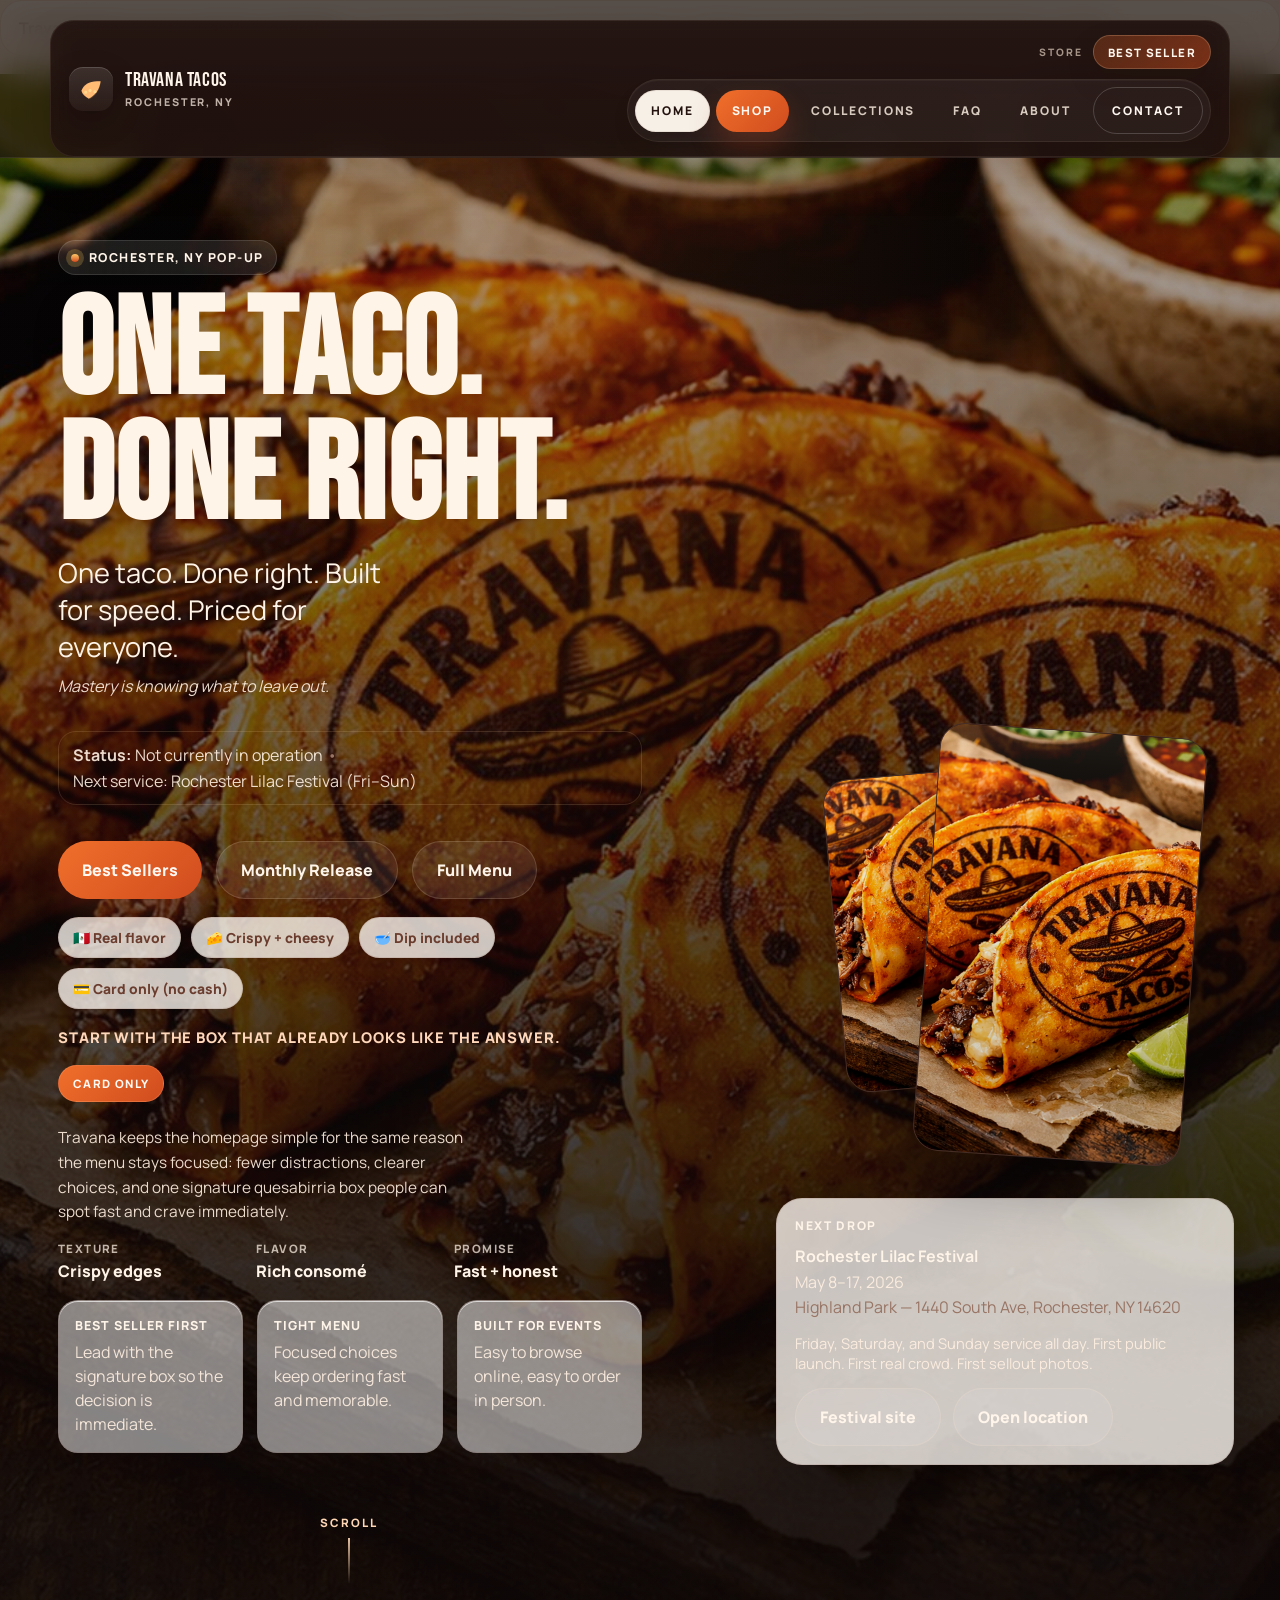
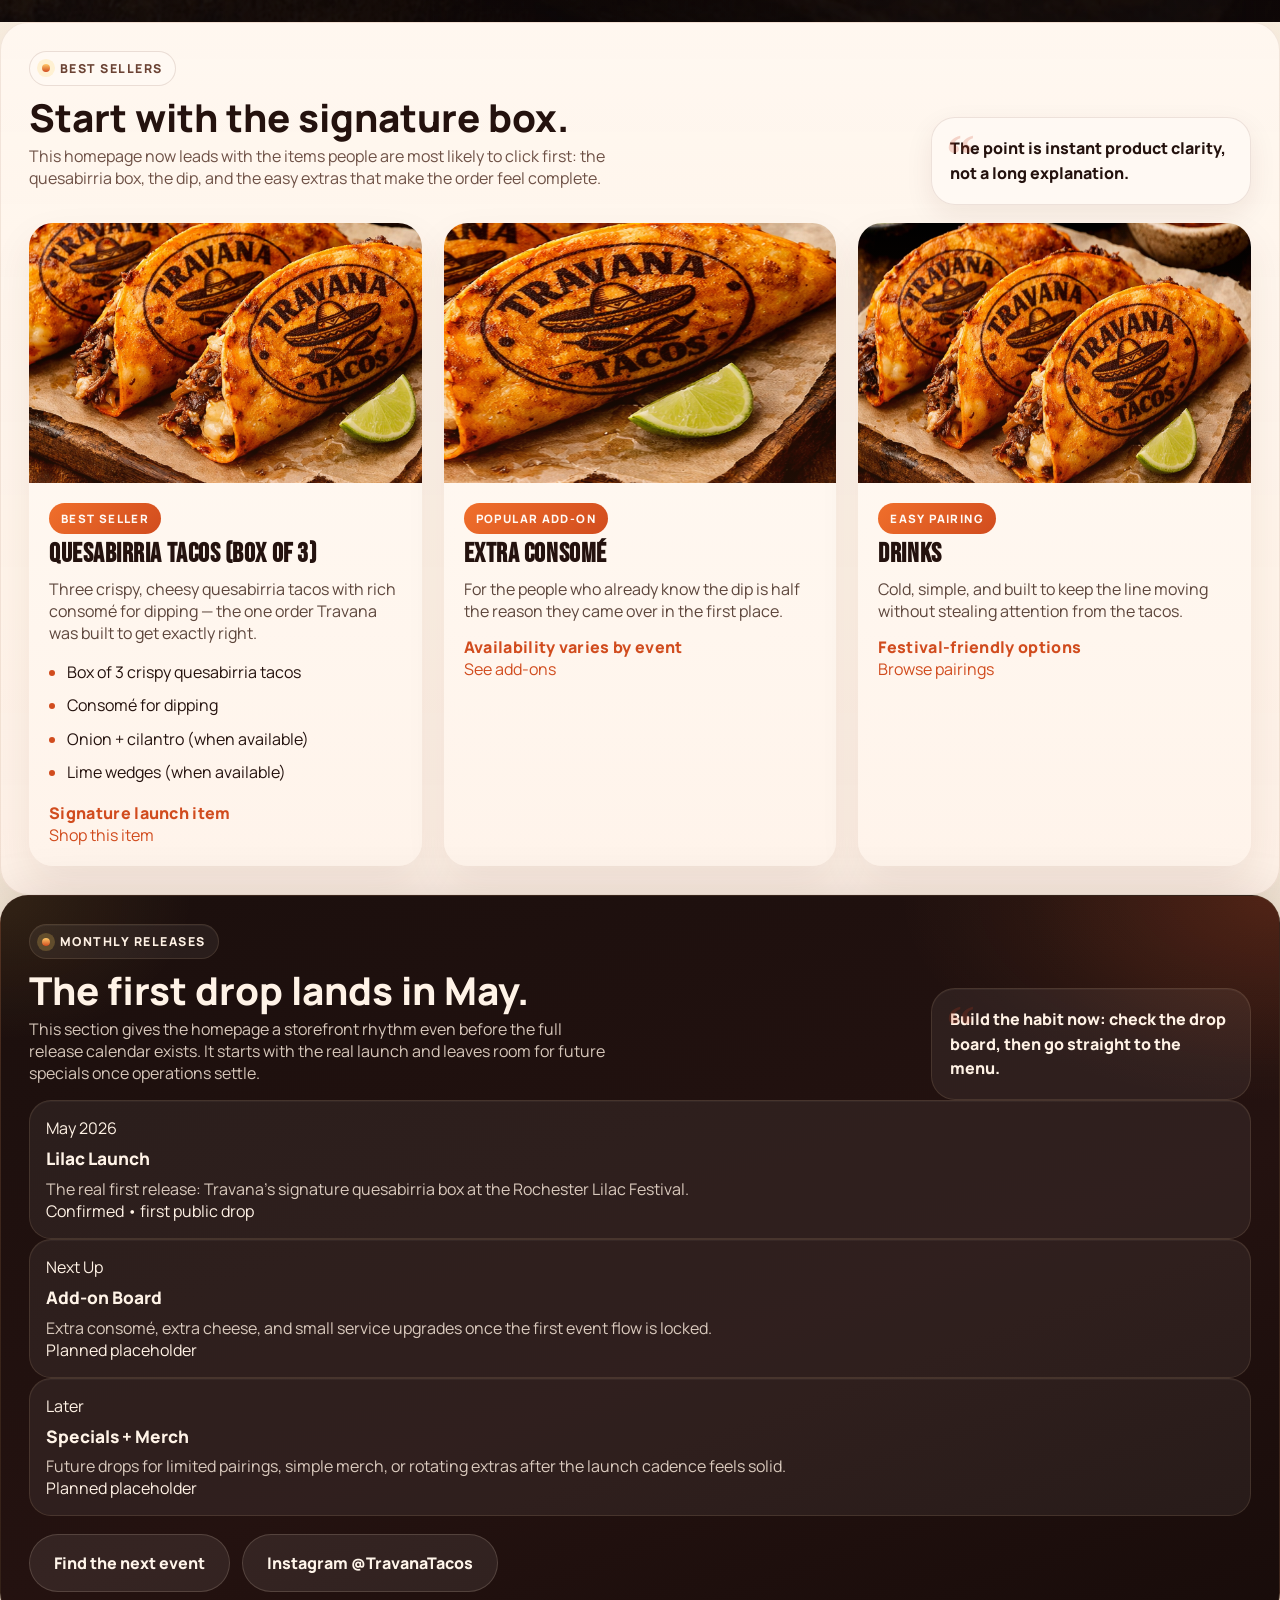
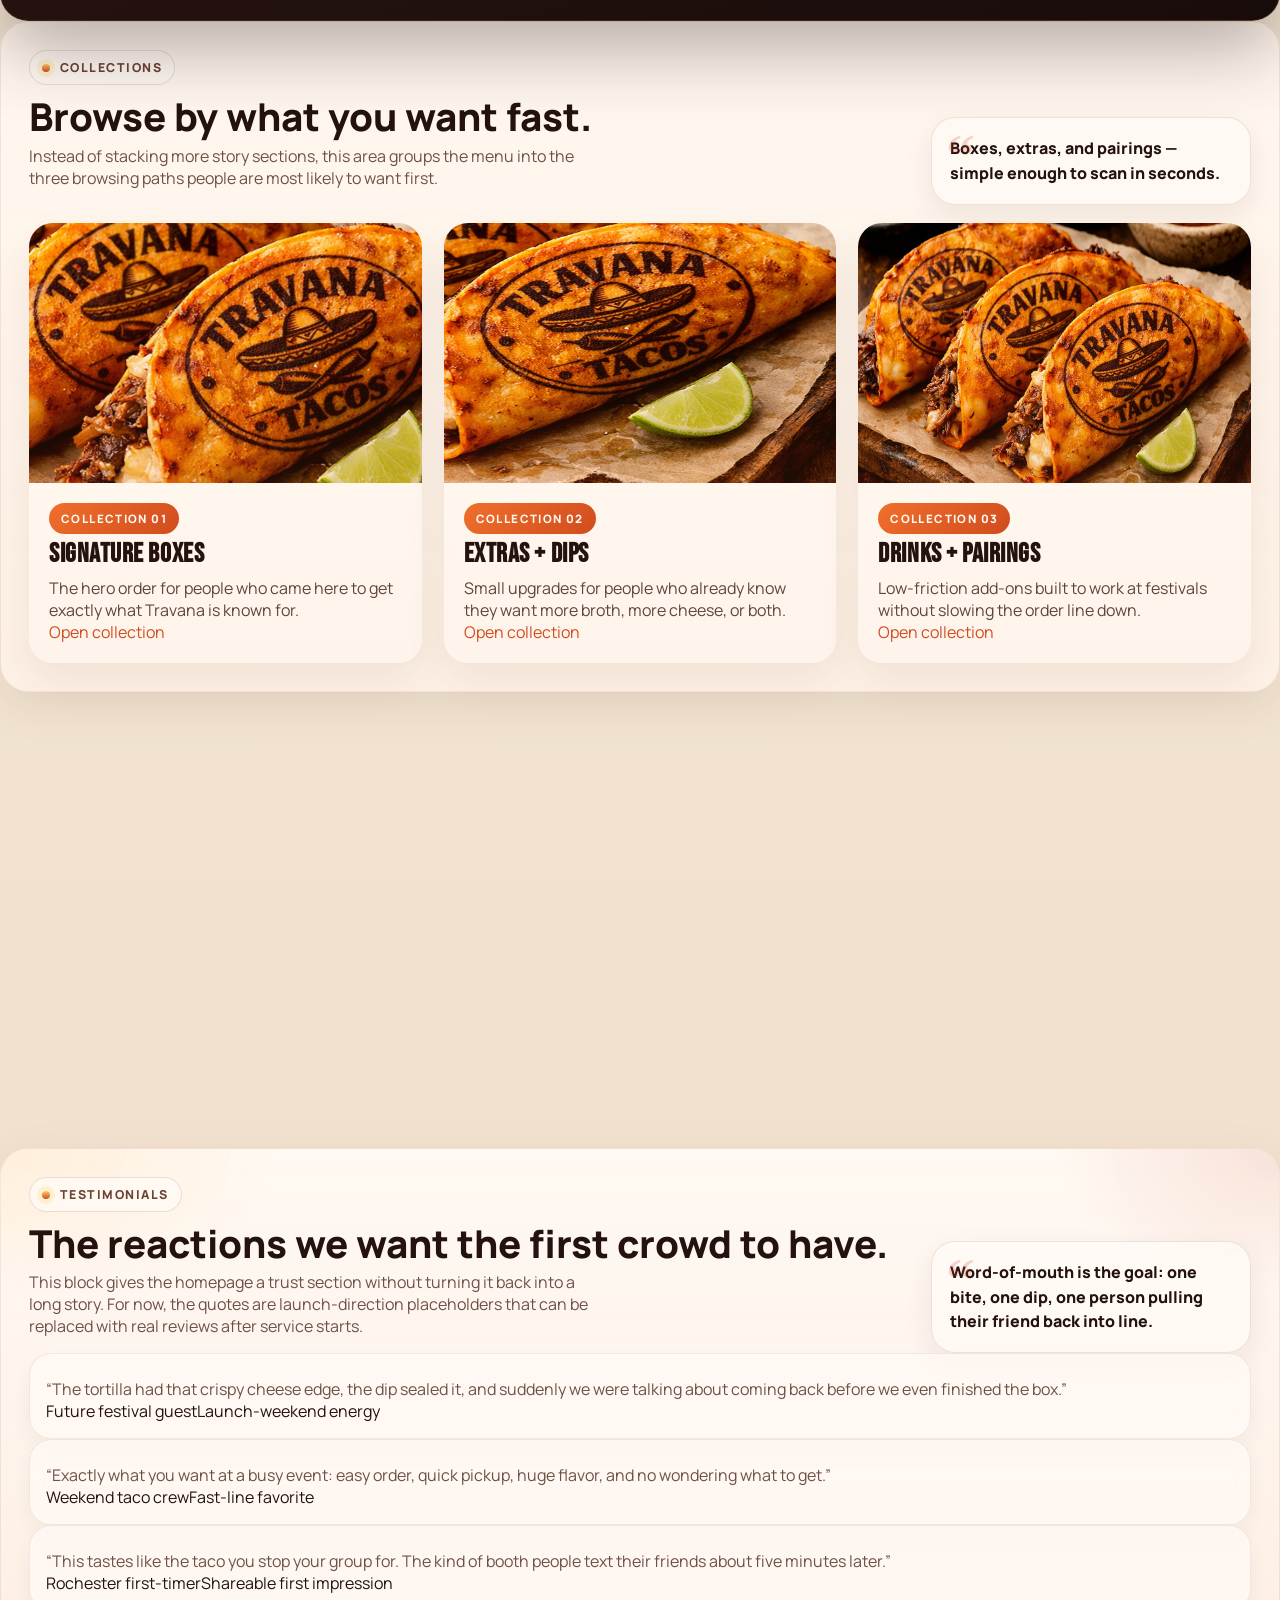
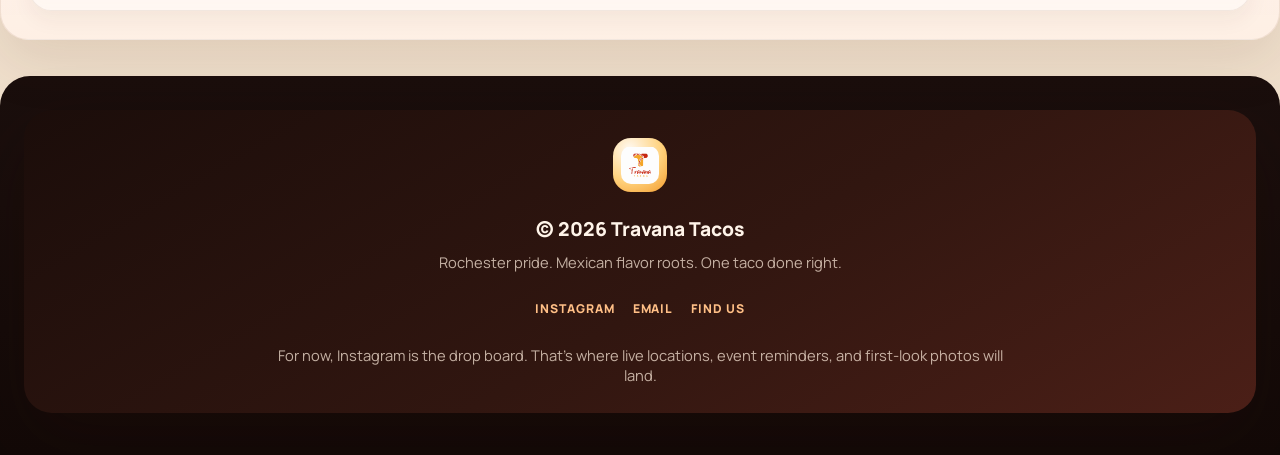
<file: index.html>
<!doctype html>
<html lang="en">
  <head>
    <meta charset="utf-8" />
    <meta name="viewport" content="width=device-width,initial-scale=1" />
    <title>Travana Tacos • Rochester, NY</title>
    <meta name="description" content="Travana Tacos — Rochester, NY quesabirria pop-up built around one taco done right." />
    <meta name="theme-color" content="#190f0d" />
    <meta name="format-detection" content="telephone=no" />
    <meta property="og:title" content="Travana Tacos" />
    <meta property="og:description" content="One taco. Done right. Built for speed. Priced for everyone." />
    <meta property="og:type" content="website" />
    <meta property="og:url" content="https://www.travanatacos.com/" />
    <meta property="og:image" content="https://www.travanatacos.com/images/BrandedTacos.png" />
    <meta name="twitter:card" content="summary_large_image" />
    <link rel="canonical" href="https://www.travanatacos.com/" />
    <link rel="icon" href="/images/TravanaLogo.png" type="image/png" />
    <link rel="apple-touch-icon" href="/images/TravanaLogo.png" />
    <link rel="manifest" href="/site.webmanifest" />
    <link rel="preconnect" href="https://fonts.googleapis.com" />
    <link rel="preconnect" href="https://fonts.gstatic.com" crossorigin />
    <link href="https://fonts.googleapis.com/css2?family=Bebas+Neue&family=Manrope:wght@400;500;600;700;800&display=swap" rel="stylesheet" />
    <link rel="stylesheet" href="/styles.css" />
  </head>
  <body class="page-home">
    <a class="skip" href="#main">Skip to content</a>
    <header class="topbar">
      <div class="wrap topbar-inner">
        <a class="brand" href="/">
          <span class="brand-mark" aria-hidden="true"><svg viewBox="0 0 64 64" role="img" focusable="false"><path d="M12 38c6-15 18-23 36-23 2 0 4 0 6 .2-2 18-10 31-24 39-8-4-14-9-18-16Z" fill="currentColor" opacity=".22"/><path d="M10 36c5-14 17-22 36-22 3 0 5 .1 8 .4-2.7 18.6-11.6 31.7-27 39.6C18 49.7 12.4 43.8 10 36Z" fill="currentColor"/><path d="M20 36c2.6 0 3.6 1.6 3.6 3.3S22.6 43 20 43s-3.7-1.7-3.7-3.7S17.4 36 20 36Zm10-4c2.6 0 3.6 1.6 3.6 3.3S32.6 39 30 39s-3.7-1.7-3.7-3.7S27.4 32 30 32Zm11 3c2.5 0 3.5 1.5 3.5 3.1S43.5 41 41 41s-3.6-1.5-3.6-2.9S38.5 35 41 35Z" fill="#FFD88E"/></svg></span>
          <span class="brand-text">
            <span class="brand-name" id="brandName">Travana Tacos</span>
            <span class="brand-sub" id="brandSub">Rochester, NY</span>
          </span>
        </a>
        <div class="nav-wrap">
          <div class="nav-highlights" aria-label="Store highlights">
            <span class="nav-label">Store</span>
            <a class="nav-pill nav-pill-hot" href="/menu.html#best-sellers">Best Seller</a>
          </div>
          <button class="nav-toggle" id="navToggle" aria-label="Toggle navigation" aria-controls="primaryNav" aria-expanded="false"><span></span></button>
          <nav class="nav nav-catalog" id="primaryNav" aria-label="Primary navigation">
            <a href="/" aria-current="page">Home</a>
            <a href="/menu.html" class="nav-shop">Shop</a>
            <a href="/menu.html#collections">Collections</a>
            <a href="/faq.html">FAQ</a>
            <a href="/about.html">About</a>
            <a href="/contact.html" class="nav-cta">Contact</a>
          </nav>
        </div>
      </div>
    </header>

    <main id="main" class="site-main">
      <section id="banner" class="notice reveal" style="display:none;">
        <strong id="banner1">Travana Tacos is not currently in operation.</strong>
        <span id="banner2">First event: Rochester Lilac Festival (May 8–17, 2026). Serving Fri–Sun all day.</span>
      </section>

      <section class="hero-cinematic reveal">
        <video class="hero-video" autoplay muted loop playsinline poster="/images/taco-dark-poster.jpg">
          <source src="/images/hero-loop.mp4" type="video/mp4" />
        </video>
        <div class="hero-inner">
          <div class="hero-copy">
            <div class="kicker"><span class="k-dot"></span><span id="pillCity">Rochester, NY pop-up</span></div>
            <h1 class="stack-gap">One taco. Done right.</h1>
            <p class="lead" id="tagline">One taco. Done right. Built for speed. Priced for everyone.</p>
            <p class="muted" id="mantra" style="margin-top:10px;font-style:italic;">Mastery is knowing what to leave out.</p>

            <p class="meta">
              <strong id="statusLabel">Status:</strong>
              <span id="todaySpot">Not currently in operation</span>
              <span class="faint"> • </span>
              <span id="todayHours">Next service: Lilac Festival (Fri–Sun)</span>
            </p>

            <div class="buttons hero-actions">
              <a class="btn" href="#best-sellers">Best Sellers</a>
              <a class="btn secondary" href="#monthly-release">Monthly Release</a>
              <a class="btn ghost" href="/menu.html">Full Menu</a>
            </div>

            <div class="pills">
              <span class="pill">🇲🇽 Real flavor</span>
              <span class="pill">🧀 Crispy + cheesy</span>
              <span class="pill">🥣 Dip included</span>
              <span class="pill" id="pillCashless">💳 Card only (no cash)</span>
            </div>

            <div class="micro-trust">Start with the box that already looks like the answer.</div>
            <div class="card-only-badge">Card Only</div>

            <p class="hero-note">Travana keeps the homepage simple for the same reason the menu stays focused: fewer distractions, clearer choices, and one signature quesabirria box people can spot fast and crave immediately.</p>

            <div class="hero-taste">
              <div><div class="taste-label">Texture</div><div class="taste-value">Crispy edges</div></div>
              <div><div class="taste-label">Flavor</div><div class="taste-value">Rich consomé</div></div>
              <div><div class="taste-label">Promise</div><div class="taste-value">Fast + honest</div></div>
            </div>

            <div class="stats">
              <div class="stat"><div class="k">Best seller first</div><div class="v">Lead with the signature box so the decision is immediate.</div></div>
              <div class="stat"><div class="k">Tight menu</div><div class="v">Focused choices keep ordering fast and memorable.</div></div>
              <div class="stat"><div class="k">Built for events</div><div class="v">Easy to browse online, easy to order in person.</div></div>
            </div>
          </div>

          <div class="hero-media">
            <div class="photo-stack" aria-label="Travana taco photo preview">
              <figure class="photo p1"><img class="heroimg" id="heroImg1" src="/images/taco-closeup.jpg" alt="Close-up of crispy Travana Tacos quesabirria with melty cheese and rich seared edges" loading="lazy" /></figure>
              <figure class="photo p2"><img class="heroimg" id="heroImg2" src="/images/taco-portrait.jpg" alt="Tall portrait of Travana Tacos quesabirria box ready for dipping" loading="lazy" /></figure>
            </div>
            <div class="eventbox">
              <div class="event-title">Next drop</div>
              <div class="event-meta">
                <div><strong id="eventName">Rochester Lilac Festival</strong></div>
                <div><span id="eventDates">May 8–17, 2026</span></div>
                <div class="faint" id="eventWhere">Highland Park — 1440 South Ave, Rochester, NY 14620</div>
              </div>
              <p class="mini title-gap-sm">Friday, Saturday, and Sunday service all day. First public launch. First real crowd. First sellout photos.</p>
              <div class="buttons title-gap-sm">
                <a class="btn secondary" id="eventLink" href="https://roclilacfest.com/" target="_blank" rel="noopener">Festival site</a>
                <a class="btn secondary" id="eventMaps2" href="https://www.google.com/maps/search/?api=1&query=Highland+Park+1440+South+Ave+Rochester+NY+14620" target="_blank" rel="noopener">Open location</a>
              </div>
            </div>
          </div>
          <div class="scroll-cue" aria-hidden="true"><span>Scroll</span><div class="scroll-cue-line"></div></div>
        </div>
      </section>

      <section id="best-sellers" class="menu-grid-section reveal">
        <div class="section-top">
          <div>
            <div class="kicker"><span class="k-dot"></span>Best Sellers</div>
            <h2 class="title-gap-sm">Start with the signature box.</h2>
            <p class="muted copy-gap copy-measure">This homepage now leads with the items people are most likely to click first: the quesabirria box, the dip, and the easy extras that make the order feel complete.</p>
          </div>
          <aside class="mini-quote">The point is instant product clarity, not a long explanation.</aside>
        </div>

        <div class="menu-card-grid">
          <article class="menu-card featured">
            <div class="menu-card-media">
              <img src="/images/taco-closeup.jpg" alt="Quesabirria taco box with crispy cheese edges and consomé" loading="lazy" />
            </div>
            <div class="menu-card-body">
              <span class="card-tag">Best Seller</span>
              <h3 id="itemName">Quesabirria Tacos (Box of 3)</h3>
              <p id="featuredDesc">Three crispy, cheesy quesabirria tacos with rich consomé for dipping — the one order Travana was built to get exactly right.</p>
              <ul id="includesList" class="mini-list">
                <li>Box of 3 quesabirria tacos</li>
                <li>Consomé for dipping</li>
                <li>Onion + cilantro (when available)</li>
                <li>Lime wedges (when available)</li>
              </ul>
              <div class="menu-price">Signature launch item</div>
              <div class="collection-links">
                <a class="catalog-link" href="/menu.html#best-sellers">Shop this item</a>
              </div>
            </div>
          </article>

          <article class="menu-card">
            <div class="menu-card-media">
              <img src="/images/taco-detail.jpg" alt="Cup of rich consomé and melty cheese details for add-ons" loading="lazy" />
            </div>
            <div class="menu-card-body">
              <span class="card-tag">Popular Add-on</span>
              <h3>Extra Consomé</h3>
              <p>For the people who already know the dip is half the reason they came over in the first place.</p>
              <div class="menu-price">Availability varies by event</div>
              <div class="collection-links">
                <a class="catalog-link" href="/menu.html#collections">See add-ons</a>
              </div>
            </div>
          </article>

          <article class="menu-card">
            <div class="menu-card-media">
              <img src="/images/taco-story.jpg" alt="Festival-ready taco and drink pairing laid out for a simple order" loading="lazy" />
            </div>
            <div class="menu-card-body">
              <span class="card-tag">Easy Pairing</span>
              <h3>Drinks</h3>
              <p>Cold, simple, and built to keep the line moving without stealing attention from the tacos.</p>
              <div class="menu-price">Festival-friendly options</div>
              <div class="collection-links">
                <a class="catalog-link" href="/menu.html#collections">Browse pairings</a>
              </div>
            </div>
          </article>
        </div>
      </section>

      <section id="monthly-release" class="card card-dark reveal">
        <div class="section-top">
          <div>
            <div class="kicker"><span class="k-dot"></span>Monthly Releases</div>
            <h2 class="title-gap-sm">The first drop lands in May.</h2>
            <p class="muted copy-gap copy-measure">This section gives the homepage a storefront rhythm even before the full release calendar exists. It starts with the real launch and leaves room for future specials once operations settle.</p>
          </div>
          <aside class="mini-quote">Build the habit now: check the drop board, then go straight to the menu.</aside>
        </div>

        <div class="release-board">
          <article class="list-card release-card is-live">
            <span class="release-month">May 2026</span>
            <h3>Lilac Launch</h3>
            <p>The real first release: Travana’s signature quesabirria box at the Rochester Lilac Festival.</p>
            <div class="release-meta">Confirmed • first public drop</div>
          </article>
          <article class="list-card release-card is-planned">
            <span class="release-month">Next Up</span>
            <h3>Add-on Board</h3>
            <p>Extra consomé, extra cheese, and small service upgrades once the first event flow is locked.</p>
            <div class="release-meta">Planned placeholder</div>
          </article>
          <article class="list-card release-card is-planned">
            <span class="release-month">Later</span>
            <h3>Specials + Merch</h3>
            <p>Future drops for limited pairings, simple merch, or rotating extras after the launch cadence feels solid.</p>
            <div class="release-meta">Planned placeholder</div>
          </article>
        </div>

        <div class="buttons section-actions">
          <a class="btn secondary" href="/find-us.html">Find the next event</a>
          <a class="btn secondary" id="igBtn" href="https://instagram.com/TravanaTacos" target="_blank" rel="noopener">Instagram @TravanaTacos</a>
        </div>
      </section>

      <section id="home-collections" class="menu-grid-section reveal">
        <div class="section-top">
          <div>
            <div class="kicker"><span class="k-dot"></span>Collections</div>
            <h2 class="title-gap-sm">Browse by what you want fast.</h2>
            <p class="muted copy-gap copy-measure">Instead of stacking more story sections, this area groups the menu into the three browsing paths people are most likely to want first.</p>
          </div>
          <aside class="mini-quote">Boxes, extras, and pairings — simple enough to scan in seconds.</aside>
        </div>

        <div class="menu-card-grid">
          <article class="menu-card featured">
            <div class="menu-card-media">
              <img src="/images/taco-portrait.jpg" alt="Travana signature taco box presented as a premium collection hero" loading="lazy" />
            </div>
            <div class="menu-card-body">
              <span class="card-tag">Collection 01</span>
              <h3>Signature Boxes</h3>
              <p>The hero order for people who came here to get exactly what Travana is known for.</p>
              <div class="collection-links">
                <a class="catalog-link" href="/menu.html#best-sellers">Open collection</a>
              </div>
            </div>
          </article>
          <article class="menu-card">
            <div class="menu-card-media">
              <img src="/images/taco-detail.jpg" alt="Rich consomé and cheese details representing extras and dips" loading="lazy" />
            </div>
            <div class="menu-card-body">
              <span class="card-tag">Collection 02</span>
              <h3>Extras + Dips</h3>
              <p>Small upgrades for people who already know they want more broth, more cheese, or both.</p>
              <div class="collection-links">
                <a class="catalog-link" href="/menu.html#collections">Open collection</a>
              </div>
            </div>
          </article>
          <article class="menu-card">
            <div class="menu-card-media">
              <img src="/images/taco-story.jpg" alt="Festival-ready drinks and taco pairings grouped as a simple browse collection" loading="lazy" />
            </div>
            <div class="menu-card-body">
              <span class="card-tag">Collection 03</span>
              <h3>Drinks + Pairings</h3>
              <p>Low-friction add-ons built to work at festivals without slowing the order line down.</p>
              <div class="collection-links">
                <a class="catalog-link" href="/menu.html#collections">Open collection</a>
              </div>
            </div>
          </article>
        </div>
      </section>

      <section class="card card-sunset reveal">
        <div class="section-top">
          <div>
            <div class="kicker"><span class="k-dot"></span>Why this works</div>
            <h2 class="title-gap-sm">One hero item beats ten filler options.</h2>
            <p class="muted copy-gap copy-measure">Travana keeps one short value section on the homepage because the trust signal is simple: real flavor, faster service, and a menu clear enough to understand at a glance.</p>
          </div>
        </div>
        <div class="contact-trust">
          <div class="trust-card"><h3>Real flavor first</h3><p>The signature box carries the whole promise, so it has to hit.</p></div>
          <div class="trust-card"><h3>Fast checkout</h3><p>Card-only service and fewer choices keep the booth cleaner and quicker.</p></div>
          <div class="trust-card"><h3>Easy to remember</h3><p>People leave talking about one great item, not five confusing ones.</p></div>
        </div>
      </section>

      <section id="testimonials" class="card reveal testimonials-section">
        <div class="section-top">
          <div>
            <div class="kicker"><span class="k-dot"></span>Testimonials</div>
            <h2 class="title-gap-sm">The reactions we want the first crowd to have.</h2>
            <p class="muted copy-gap copy-measure">This block gives the homepage a trust section without turning it back into a long story. For now, the quotes are launch-direction placeholders that can be replaced with real reviews after service starts.</p>
          </div>
          <aside class="mini-quote">Word-of-mouth is the goal: one bite, one dip, one person pulling their friend back into line.</aside>
        </div>

        <div class="testimonial-grid">
          <article class="list-card testimonial-card">
            <p>“The tortilla had that crispy cheese edge, the dip sealed it, and suddenly we were talking about coming back before we even finished the box.”</p>
            <div class="testimonial-meta">Future festival guest<span class="testimonial-role">Launch-weekend energy</span></div>
          </article>
          <article class="list-card testimonial-card">
            <p>“Exactly what you want at a busy event: easy order, quick pickup, huge flavor, and no wondering what to get.”</p>
            <div class="testimonial-meta">Weekend taco crew<span class="testimonial-role">Fast-line favorite</span></div>
          </article>
          <article class="list-card testimonial-card">
            <p>“This tastes like the taco you stop your group for. The kind of booth people text their friends about five minutes later.”</p>
            <div class="testimonial-meta">Rochester first-timer<span class="testimonial-role">Shareable first impression</span></div>
          </article>
        </div>
      </section>

      <a class="floating-menu-cta" href="/menu.html">View Menu</a>
      <footer class="footer footer-rich">
        <div class="footer-inner">
          <div class="footer-center">
            <img src="/images/TravanaLogo.png" alt="Travana Tacos" class="footer-logo" />
            <div class="footer-title">© <span id="y"></span> <span id="brandName2">Travana Tacos</span></div>
            <div class="mini">Rochester pride. Mexican flavor roots. One taco done right.</div>
            <div class="footer-socials">
              <a href="https://instagram.com/TravanaTacos" target="_blank" rel="noopener" aria-label="Instagram">Instagram</a>
              <a href="mailto:travis.woods@travanatacos.com">Email</a>
              <a href="/find-us.html">Find Us</a>
            </div>
            <div class="footer-news">For now, Instagram is the drop board. That’s where live locations, event reminders, and first-look photos will land.</div>
          </div>
        </div>
      </footer>
    </main>
    <script src="/site-config.js" defer></script>
    <script src="/app.js" defer></script>
  </body>
</html>
</file>
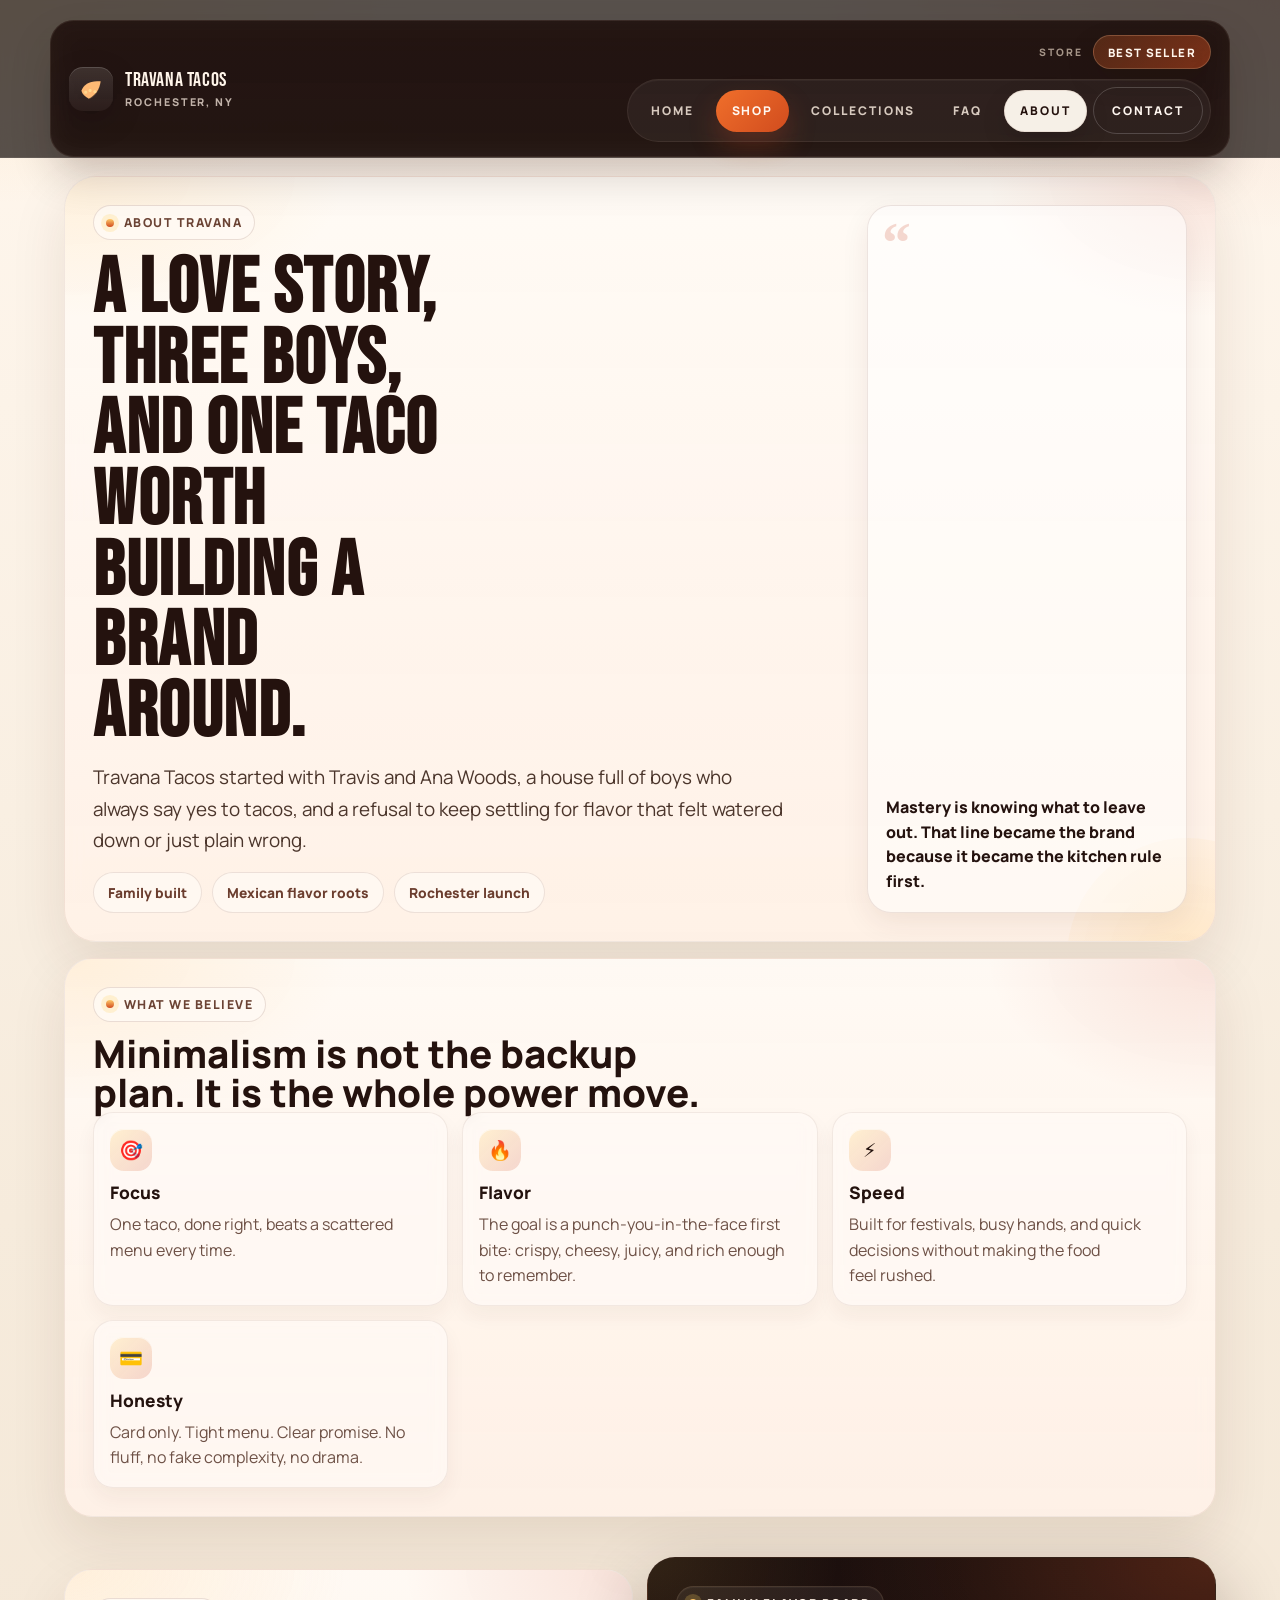
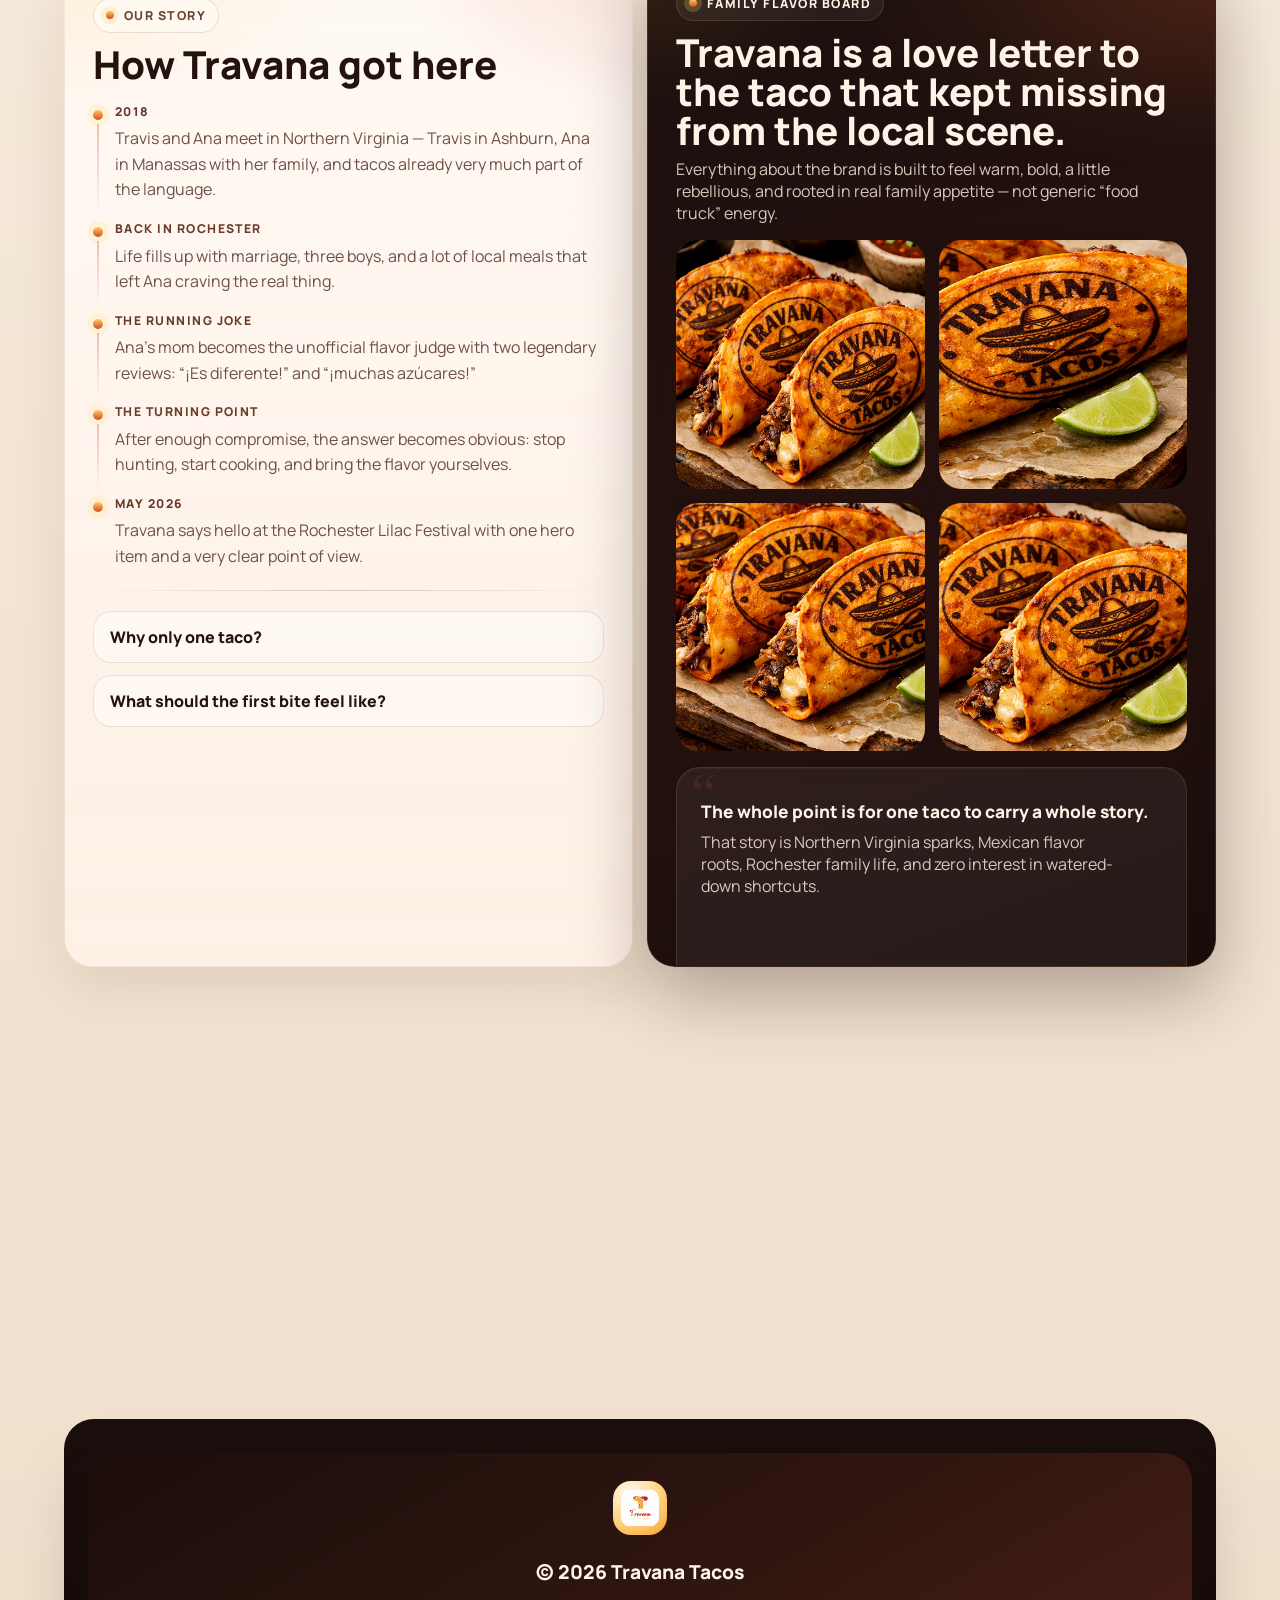
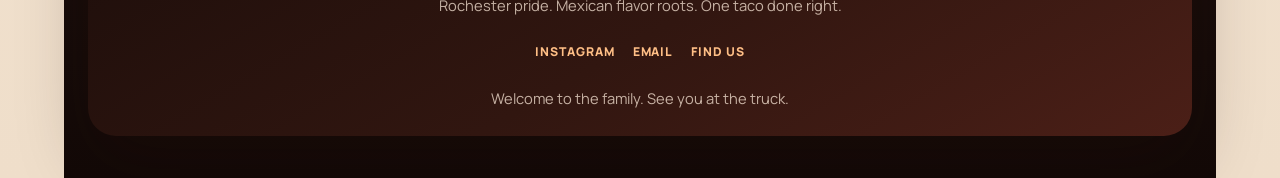
<file: about.html>
<!doctype html>
<html lang="en">
  <head>
    <meta charset="utf-8" />
    <meta name="viewport" content="width=device-width,initial-scale=1" />
    <title>About • Travana Tacos</title>
    <meta name="description" content="The Travana Tacos story — family roots, real flavor, and one taco done right." />
    <meta name="theme-color" content="#190f0d" />
    <link rel="canonical" href="https://www.travanatacos.com/about.html" />
    <link rel="icon" href="/images/TravanaLogo.png" type="image/png" />
    <link rel="apple-touch-icon" href="/images/TravanaLogo.png" />
    <link rel="manifest" href="/site.webmanifest" />
    <link rel="preconnect" href="https://fonts.googleapis.com" />
    <link rel="preconnect" href="https://fonts.gstatic.com" crossorigin />
    <link href="https://fonts.googleapis.com/css2?family=Bebas+Neue&family=Manrope:wght@400;500;600;700;800&display=swap" rel="stylesheet" />
    <link rel="stylesheet" href="/styles.css" />
  </head>
  <body class="page-about">
    <a class="skip" href="#main">Skip to content</a>
    <header class="topbar">
      <div class="wrap topbar-inner">
        <a class="brand" href="/">
          <span class="brand-mark" aria-hidden="true"><svg viewBox="0 0 64 64" role="img" focusable="false"><path d="M12 38c6-15 18-23 36-23 2 0 4 0 6 .2-2 18-10 31-24 39-8-4-14-9-18-16Z" fill="currentColor" opacity=".22"/><path d="M10 36c5-14 17-22 36-22 3 0 5 .1 8 .4-2.7 18.6-11.6 31.7-27 39.6C18 49.7 12.4 43.8 10 36Z" fill="currentColor"/><path d="M20 36c2.6 0 3.6 1.6 3.6 3.3S22.6 43 20 43s-3.7-1.7-3.7-3.7S17.4 36 20 36Zm10-4c2.6 0 3.6 1.6 3.6 3.3S32.6 39 30 39s-3.7-1.7-3.7-3.7S27.4 32 30 32Zm11 3c2.5 0 3.5 1.5 3.5 3.1S43.5 41 41 41s-3.6-1.5-3.6-2.9S38.5 35 41 35Z" fill="#FFD88E"/></svg></span>
          <span class="brand-text">
            <span class="brand-name" id="brandName">Travana Tacos</span>
            <span class="brand-sub" id="brandSub">Rochester, NY</span>
          </span>
        </a>
        <div class="nav-wrap">
          <div class="nav-highlights" aria-label="Store highlights">
            <span class="nav-label">Store</span>
            <a class="nav-pill nav-pill-hot" href="/menu.html#best-sellers">Best Seller</a>
          </div>
          <button class="nav-toggle" id="navToggle" aria-label="Toggle navigation" aria-controls="primaryNav" aria-expanded="false"><span></span></button>
          <nav class="nav nav-catalog" id="primaryNav" aria-label="Primary navigation">
            <a href="/">Home</a>
            <a href="/menu.html" class="nav-shop">Shop</a>
            <a href="/menu.html#collections">Collections</a>
            <a href="/faq.html">FAQ</a>
            <a href="/about.html" aria-current="page">About</a>
            <a href="/contact.html" class="nav-cta">Contact</a>
          </nav>
        </div>
      </div>
    </header>


    <main id="main" class="site-main inner-main">
      <section id="banner" class="notice reveal" style="display:none;"><strong id="banner1">Travana Tacos is not currently in operation.</strong><span id="banner2">First event: Rochester Lilac Festival (May 8–17, 2026). Serving Fri–Sun all day.</span></section>

      <section class="card hero-prime page-masthead reveal">
        <div class="section-top">
          <div>
            <div class="kicker"><span class="k-dot"></span>About Travana</div>
            <h1 class="title-gap">A love story, three boys, and one taco worth building a brand around.</h1>
            <p class="lead">Travana Tacos started with Travis and Ana Woods, a house full of boys who always say yes to tacos, and a refusal to keep settling for flavor that felt watered down or just plain wrong.</p>
            <div class="badge-cloud"><span class="badge-chip">Family built</span><span class="badge-chip">Mexican flavor roots</span><span class="badge-chip">Rochester launch</span></div>
          </div>
          <aside class="mini-quote">Mastery is knowing what to leave out. That line became the brand because it became the kitchen rule first.</aside>
        </div>
      </section>

      <section class="card reveal">
        <div class="kicker"><span class="k-dot"></span>What we believe</div>
        <h2 class="title-gap-sm">Minimalism is not the backup plan. It is the whole power move.</h2>
        <div class="value-grid">
          <div class="value-card"><div class="iconbadge" aria-hidden="true">🎯</div><h3>Focus</h3><p>One taco, done right, beats a scattered menu every time.</p></div>
          <div class="value-card"><div class="iconbadge" aria-hidden="true">🔥</div><h3>Flavor</h3><p>The goal is a punch-you-in-the-face first bite: crispy, cheesy, juicy, and rich enough to remember.</p></div>
          <div class="value-card"><div class="iconbadge" aria-hidden="true">⚡</div><h3>Speed</h3><p>Built for festivals, busy hands, and quick decisions without making the food feel rushed.</p></div>
          <div class="value-card"><div class="iconbadge" aria-hidden="true">💳</div><h3>Honesty</h3><p>Card only. Tight menu. Clear promise. No fluff, no fake complexity, no drama.</p></div>
        </div>
      </section>

      <section class="grid2">
        <section class="card reveal">
          <div class="kicker"><span class="k-dot"></span>Our story</div>
          <h2 class="title-gap-sm">How Travana got here</h2>
          <div class="timeline">
            <div class="titem"><div class="when">2018</div><div class="what">Travis and Ana meet in Northern Virginia — Travis in Ashburn, Ana in Manassas with her family, and tacos already very much part of the language.</div></div>
            <div class="titem"><div class="when">Back in Rochester</div><div class="what">Life fills up with marriage, three boys, and a lot of local meals that left Ana craving the real thing.</div></div>
            <div class="titem"><div class="when">The running joke</div><div class="what">Ana’s mom becomes the unofficial flavor judge with two legendary reviews: “¡Es diferente!” and “¡muchas azúcares!”</div></div>
            <div class="titem"><div class="when">The turning point</div><div class="what">After enough compromise, the answer becomes obvious: stop hunting, start cooking, and bring the flavor yourselves.</div></div>
            <div class="titem"><div class="when">May 2026</div><div class="what">Travana says hello at the Rochester Lilac Festival with one hero item and a very clear point of view.</div></div>
          </div>
          <div class="divider"></div>
          <details><summary>Why only one taco?</summary><p class="muted">Because the whole idea is to master the one thing that best represents the brand instead of diluting it with extras.</p></details>
          <details class="title-gap-sm"><summary>What should the first bite feel like?</summary><p class="muted">Crispy outside, juicy inside, deep savory dip, and that instant “ohhh yea baby” moment.</p></details>
        </section>

        <section class="card card-dark reveal">
          <div class="kicker"><span class="k-dot"></span>Family flavor board</div>
          <h2 class="title-gap-sm">Travana is a love letter to the taco that kept missing from the local scene.</h2>
          <p class="muted copy-gap">Everything about the brand is built to feel warm, bold, a little rebellious, and rooted in real family appetite — not generic “food truck” energy.</p>
          <div class="gallery stack-gap">
            <img src="/images/taco-story.jpg" alt="Travana Tacos hero shot with crispy quesabirria lined up and ready to dip" loading="lazy" />
            <img src="/images/taco-detail.jpg" alt="Close-up detail of the seared tortilla and branded taco shell" loading="lazy" />
            <img src="/images/taco-closeup.jpg" alt="Close-up of quesabirria filling and molten cheese" loading="lazy" />
            <img src="/images/taco-portrait.jpg" alt="Portrait photo of Travana Tacos quesabirria box arranged for a premium brand feel" loading="lazy" />
          </div>
          <div class="editorial-quote stack-gap">
            <h3 class="copy-gap-md">The whole point is for one taco to carry a whole story.</h3>
            <p class="muted copy-gap">That story is Northern Virginia sparks, Mexican flavor roots, Rochester family life, and zero interest in watered-down shortcuts.</p>
          </div>
        </section>
      </section>

      <section class="social-proof-strip reveal">
        <div class="wrap social-proof-inner">
          <div class="social-proof-copy">
            <div class="kicker"><span class="k-dot"></span>Welcome to the family</div>
            <h2 class="title-gap-sm">The brand is simple because the mission is simple.</h2>
            <p class="muted copy-gap-md copy-measure-md">Serve one unforgettable taco, keep it fast, keep it fair, and make Rochester feel the difference immediately.</p>
          </div>
          <div class="social-proof-photo"><img src="/images/festival-strip.jpg" alt="Wide Travana Tacos festival-style food image showing multiple branded tacos ready to serve" loading="lazy" /></div>
        </div>
      </section>

      <footer class="footer footer-rich">
        <div class="footer-inner"><div class="footer-center"><img src="/images/TravanaLogo.png" alt="Travana Tacos" class="footer-logo" /><div class="footer-title">© <span id="y"></span> <span id="brandName2">Travana Tacos</span></div><div class="mini">Rochester pride. Mexican flavor roots. One taco done right.</div><div class="footer-socials"><a href="https://instagram.com/TravanaTacos" target="_blank" rel="noopener">Instagram</a><a href="mailto:travis.woods@travanatacos.com">Email</a><a href="/find-us.html">Find Us</a></div><div class="footer-news">Welcome to the family. See you at the truck.</div></div></div>
      </footer>
    </main>
    <script src="/site-config.js" defer></script>
    <script src="/app.js" defer></script>
  </body>
</html>
</file>
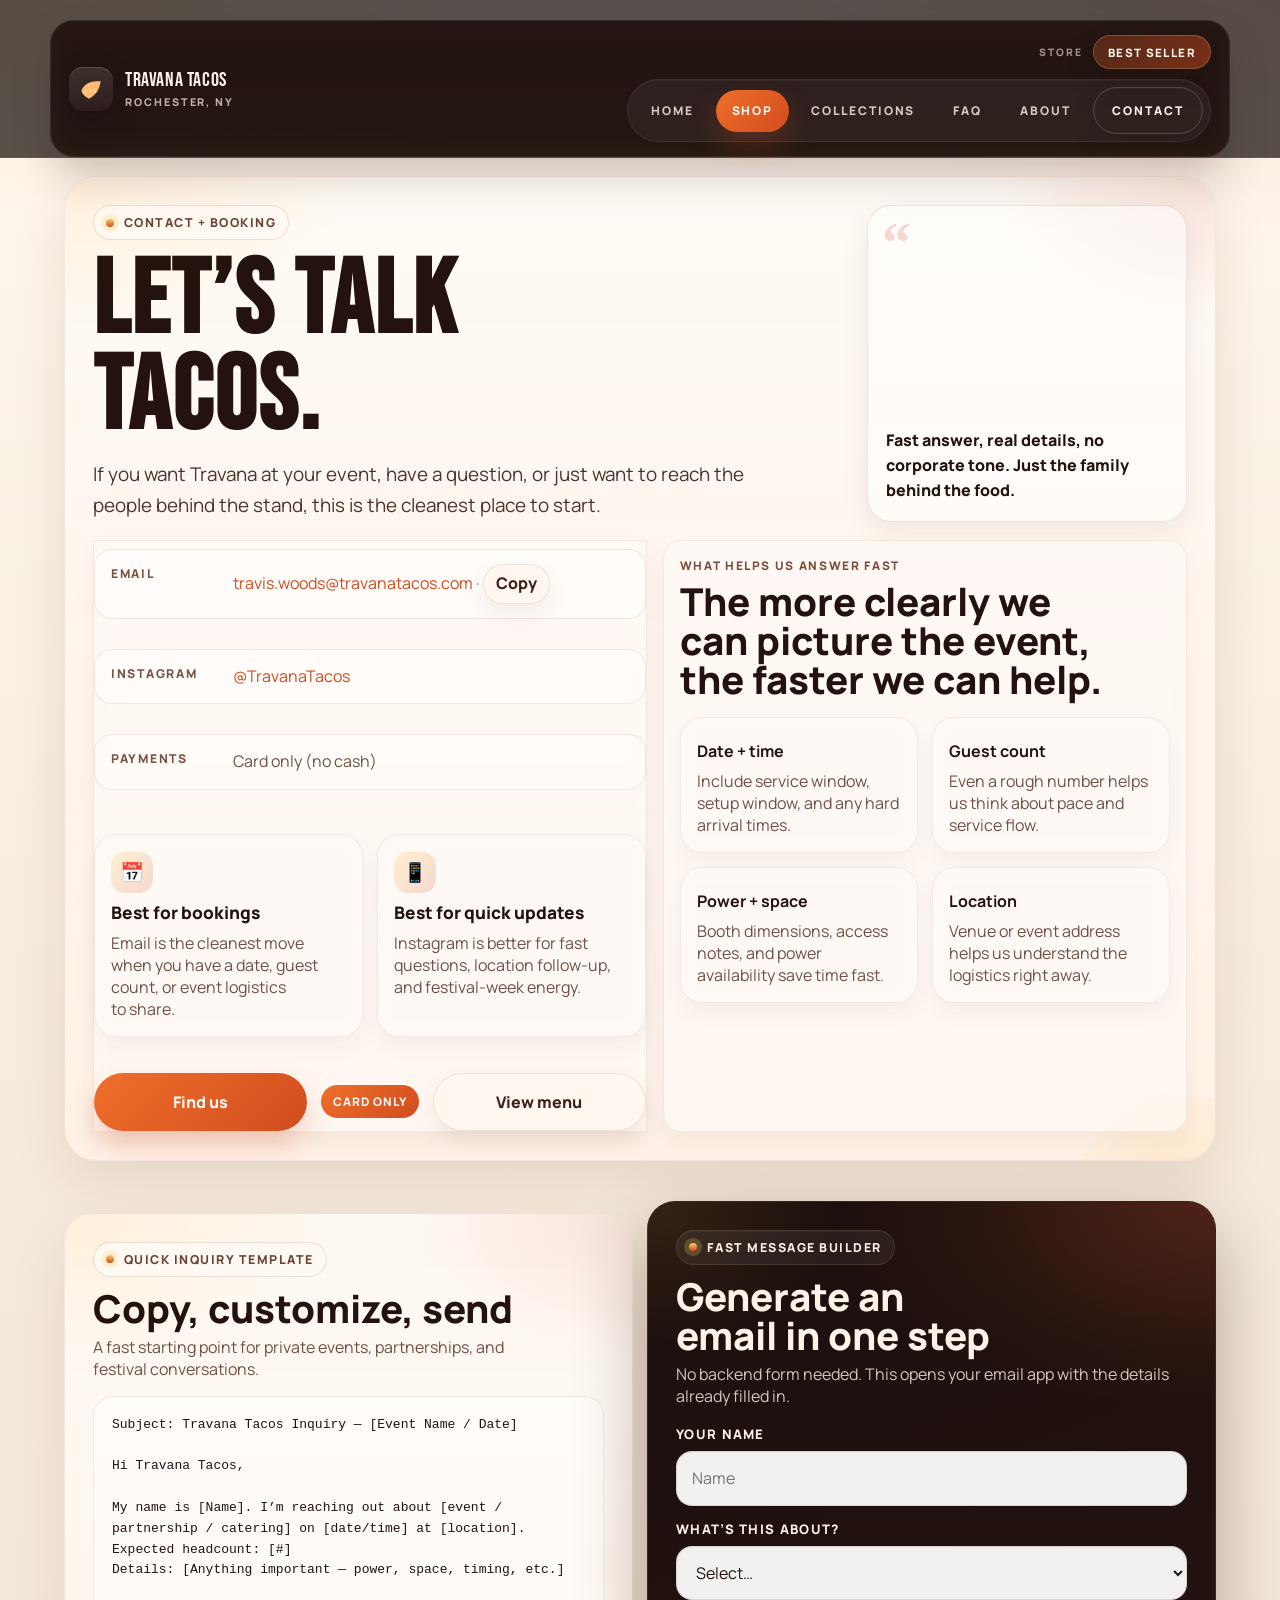
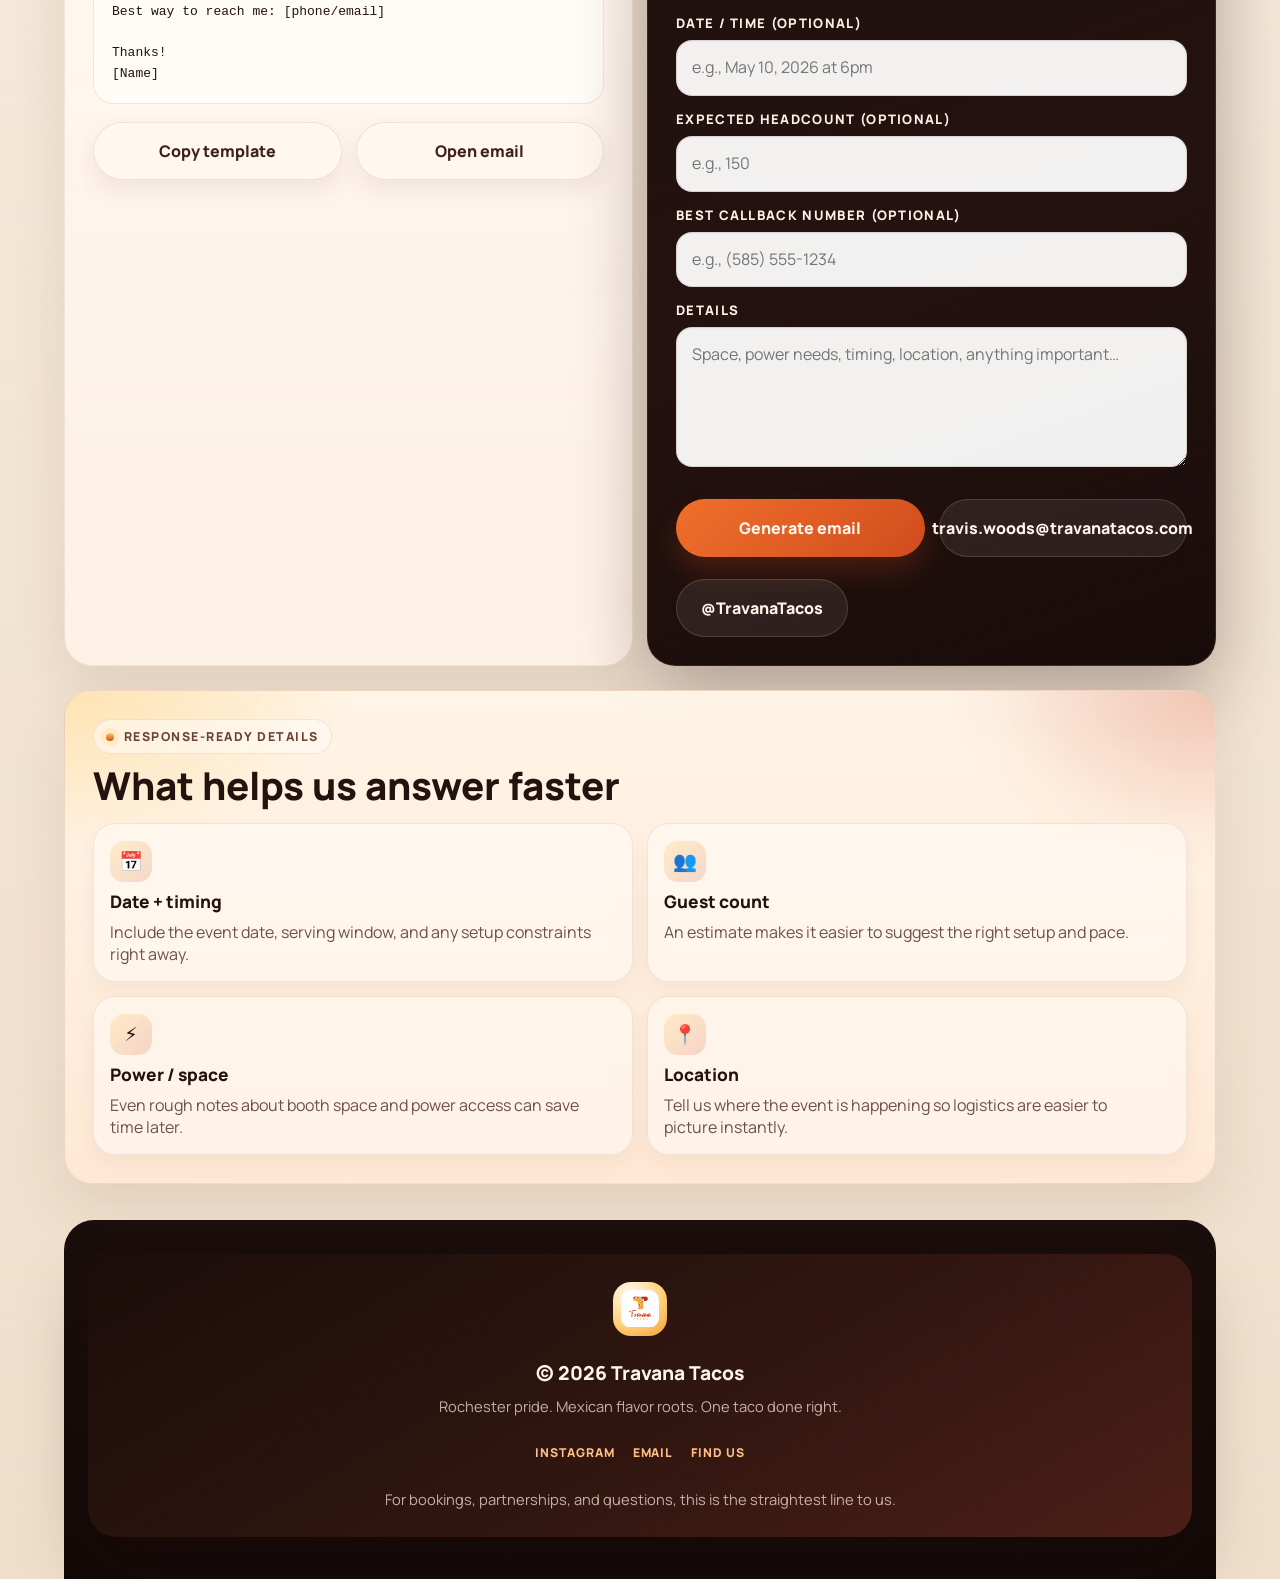
<file: contact.html>
<!doctype html>
<html lang="en">
  <head>
    <meta charset="utf-8" />
    <meta name="viewport" content="width=device-width,initial-scale=1" />
    <title>Contact • Travana Tacos</title>
    <meta name="description" content="Contact Travana Tacos for events, questions, and partnerships." />
    <meta name="theme-color" content="#190f0d" />
    <link rel="canonical" href="https://www.travanatacos.com/contact.html" />
    <link rel="icon" href="/images/TravanaLogo.png" type="image/png" />
    <link rel="apple-touch-icon" href="/images/TravanaLogo.png" />
    <link rel="manifest" href="/site.webmanifest" />
    <link rel="preconnect" href="https://fonts.googleapis.com" />
    <link rel="preconnect" href="https://fonts.gstatic.com" crossorigin />
    <link href="https://fonts.googleapis.com/css2?family=Bebas+Neue&family=Manrope:wght@400;500;600;700;800&display=swap" rel="stylesheet" />
    <link rel="stylesheet" href="/styles.css" />
  </head>
  <body class="page-contact">
    <a class="skip" href="#main">Skip to content</a>
    <header class="topbar">
      <div class="wrap topbar-inner">
        <a class="brand" href="/">
          <span class="brand-mark" aria-hidden="true"><svg viewBox="0 0 64 64" role="img" focusable="false"><path d="M12 38c6-15 18-23 36-23 2 0 4 0 6 .2-2 18-10 31-24 39-8-4-14-9-18-16Z" fill="currentColor" opacity=".22"/><path d="M10 36c5-14 17-22 36-22 3 0 5 .1 8 .4-2.7 18.6-11.6 31.7-27 39.6C18 49.7 12.4 43.8 10 36Z" fill="currentColor"/><path d="M20 36c2.6 0 3.6 1.6 3.6 3.3S22.6 43 20 43s-3.7-1.7-3.7-3.7S17.4 36 20 36Zm10-4c2.6 0 3.6 1.6 3.6 3.3S32.6 39 30 39s-3.7-1.7-3.7-3.7S27.4 32 30 32Zm11 3c2.5 0 3.5 1.5 3.5 3.1S43.5 41 41 41s-3.6-1.5-3.6-2.9S38.5 35 41 35Z" fill="#FFD88E"/></svg></span>
          <span class="brand-text">
            <span class="brand-name" id="brandName">Travana Tacos</span>
            <span class="brand-sub" id="brandSub">Rochester, NY</span>
          </span>
        </a>
        <div class="nav-wrap">
          <div class="nav-highlights" aria-label="Store highlights">
            <span class="nav-label">Store</span>
            <a class="nav-pill nav-pill-hot" href="/menu.html#best-sellers">Best Seller</a>
          </div>
          <button class="nav-toggle" id="navToggle" aria-label="Toggle navigation" aria-controls="primaryNav" aria-expanded="false"><span></span></button>
          <nav class="nav nav-catalog" id="primaryNav" aria-label="Primary navigation">
            <a href="/">Home</a>
            <a href="/menu.html" class="nav-shop">Shop</a>
            <a href="/menu.html#collections">Collections</a>
            <a href="/faq.html">FAQ</a>
            <a href="/about.html">About</a>
            <a href="/contact.html" class="nav-cta" aria-current="page">Contact</a>
          </nav>
        </div>
      </div>
    </header>


    <main id="main" class="site-main inner-main">
      <section id="banner" class="notice reveal" style="display:none;"><strong id="banner1">Travana Tacos is not currently in operation.</strong><span id="banner2">First event: Rochester Lilac Festival (May 8–17, 2026). Serving Fri–Sun all day.</span></section>

      <section class="card page-masthead reveal">
        <div class="section-top"><div><div class="kicker"><span class="k-dot"></span>Contact + booking</div><h1 class="title-gap">Let’s talk tacos.</h1><p class="lead">If you want Travana at your event, have a question, or just want to reach the people behind the stand, this is the cleanest place to start.</p></div><aside class="mini-quote">Fast answer, real details, no corporate tone. Just the family behind the food.</aside></div>
        <div class="contact-lead-grid">
          <div class="contact-shell">
            <ul class="contactlist">
              <li><span class="label">Email</span><span><a id="emailLink" href="mailto:travis.woods@travanatacos.com">travis.woods@travanatacos.com</a><span class="faint">&nbsp;·&nbsp;</span><button type="button" data-copy="emailLink" class="btn ghost btn-copy-inline">Copy</button></span></li>
              <li><span class="label">Instagram</span><a id="igLink" href="https://instagram.com/TravanaTacos" target="_blank" rel="noopener">@TravanaTacos</a></li>
              <li><span class="label">Payments</span><span class="muted">Card only (no cash)</span></li>
            </ul>
            <div class="contact-trust"><div class="trust-card"><div class="iconbadge" aria-hidden="true">📅</div><h3>Best for bookings</h3><p>Email is the cleanest move when you have a date, guest count, or event logistics to share.</p></div><div class="trust-card"><div class="iconbadge" aria-hidden="true">📱</div><h3>Best for quick updates</h3><p>Instagram is better for fast questions, location follow-up, and festival-week energy.</p></div></div>
            <div class="dual-cta dual-cta-mixed"><a class="btn" href="/find-us.html">Find us</a><span class="status-chip inline-chip">Card only</span><a class="btn secondary" href="/menu.html">View menu</a></div>
          </div>
          <div class="note-box"><div class="overline">What helps us answer fast</div><h2 class="copy-gap">The more clearly we can picture the event, the faster we can help.</h2><div class="booking-grid stack-gap-lg"><div class="booking-card"><strong>Date + time</strong><p>Include service window, setup window, and any hard arrival times.</p></div><div class="booking-card"><strong>Guest count</strong><p>Even a rough number helps us think about pace and service flow.</p></div><div class="booking-card"><strong>Power + space</strong><p>Booth dimensions, access notes, and power availability save time fast.</p></div><div class="booking-card"><strong>Location</strong><p>Venue or event address helps us understand the logistics right away.</p></div></div></div>
        </div>
      </section>

      <section class="grid2">
        <section class="card reveal"><div class="kicker"><span class="k-dot"></span>Quick inquiry template</div><h2 class="title-gap-sm">Copy, customize, send</h2><p class="muted copy-gap">A fast starting point for private events, partnerships, and festival conversations.</p><pre id="templateText" class="emailtemplate stack-gap">Subject: Travana Tacos Inquiry — [Event Name / Date]

Hi Travana Tacos,

My name is [Name]. I’m reaching out about [event / partnership / catering] on [date/time] at [location].
Expected headcount: [#]
Details: [Anything important — power, space, timing, etc.]

Best way to reach me: [phone/email]

Thanks!
[Name]</pre><div class="dual-cta stack-gap-lg"><button class="btn secondary" type="button" data-copy="templateText">Copy template</button><a class="btn secondary" href="mailto:travis.woods@travanatacos.com?subject=Travana%20Tacos%20Inquiry">Open email</a></div></section>

        <section class="card card-dark reveal"><div class="kicker"><span class="k-dot"></span>Fast message builder</div><h2 class="title-gap-sm">Generate an email in one step</h2><p class="muted copy-gap">No backend form needed. This opens your email app with the details already filled in.</p>
          <form class="form" id="mailtoForm">
            <div class="field"><label for="name">Your name</label><input id="name" name="name" autocomplete="name" placeholder="Name" /></div>
            <div class="field"><label for="reason">What’s this about?</label><select id="reason" name="reason"><option value="">Select…</option><option>Event inquiry</option><option>Partnership</option><option>Catering</option><option>General question</option></select></div>
            <div class="field"><label for="date">Date / time (optional)</label><input id="date" name="date" placeholder="e.g., May 10, 2026 at 6pm" /></div>
            <div class="field"><label for="headcount">Expected headcount (optional)</label><input id="headcount" name="headcount" inputmode="numeric" placeholder="e.g., 150" /></div>
            <div class="field"><label for="phone">Best callback number (optional)</label><input id="phone" name="phone" autocomplete="tel" inputmode="tel" placeholder="e.g., (585) 555-1234" /></div>
            <div class="field"><label for="details">Details</label><textarea id="details" name="details" placeholder="Space, power needs, timing, location, anything important…"></textarea></div>
            <div class="dual-cta"><button class="btn" type="submit">Generate email</button><a class="btn secondary" id="emailLink2" href="mailto:travis.woods@travanatacos.com">Or just email us</a></div>
            <div class="buttons copy-gap"><a class="btn ghost" id="igLink2" href="https://instagram.com/TravanaTacos" target="_blank" rel="noopener">DM us on Instagram</a></div>
          </form>
        </section>
      </section>

      <section class="card card-sunset reveal"><div class="kicker"><span class="k-dot"></span>Response-ready details</div><h2 class="title-gap-sm">What helps us answer faster</h2><div class="contact-trust stack-gap-lg"><div class="trust-card"><div class="iconbadge" aria-hidden="true">📅</div><h3>Date + timing</h3><p>Include the event date, serving window, and any setup constraints right away.</p></div><div class="trust-card"><div class="iconbadge" aria-hidden="true">👥</div><h3>Guest count</h3><p>An estimate makes it easier to suggest the right setup and pace.</p></div><div class="trust-card"><div class="iconbadge" aria-hidden="true">⚡</div><h3>Power / space</h3><p>Even rough notes about booth space and power access can save time later.</p></div><div class="trust-card"><div class="iconbadge" aria-hidden="true">📍</div><h3>Location</h3><p>Tell us where the event is happening so logistics are easier to picture instantly.</p></div></div></section>

      <footer class="footer footer-rich"><div class="footer-inner"><div class="footer-center"><img src="/images/TravanaLogo.png" alt="Travana Tacos" class="footer-logo" /><div class="footer-title">© <span id="y"></span> <span id="brandName2">Travana Tacos</span></div><div class="mini">Rochester pride. Mexican flavor roots. One taco done right.</div><div class="footer-socials"><a href="https://instagram.com/TravanaTacos" target="_blank" rel="noopener">Instagram</a><a href="mailto:travis.woods@travanatacos.com">Email</a><a href="/find-us.html">Find Us</a></div><div class="footer-news">For bookings, partnerships, and questions, this is the straightest line to us.</div></div></div></footer>
    </main>
    <script src="/site-config.js" defer></script>
    <script src="/app.js" defer></script>
  </body>
</html>
</file>
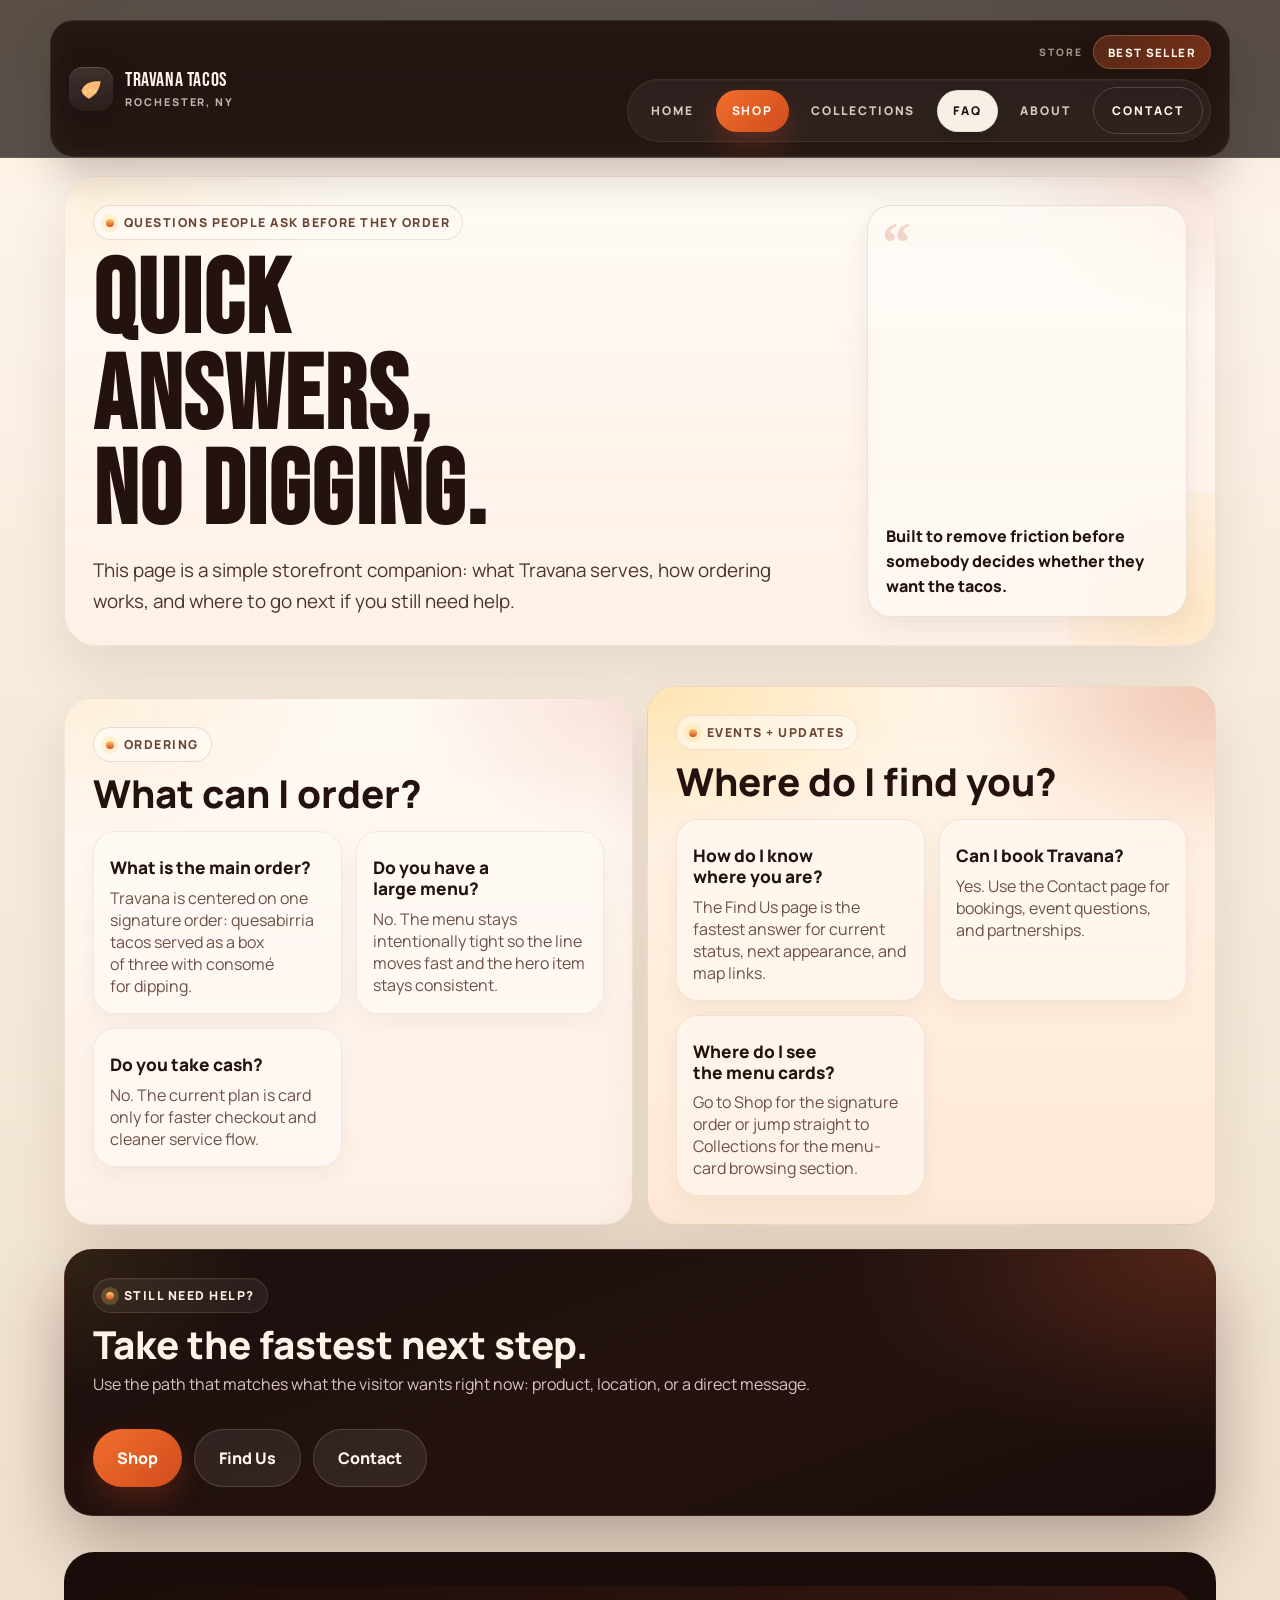
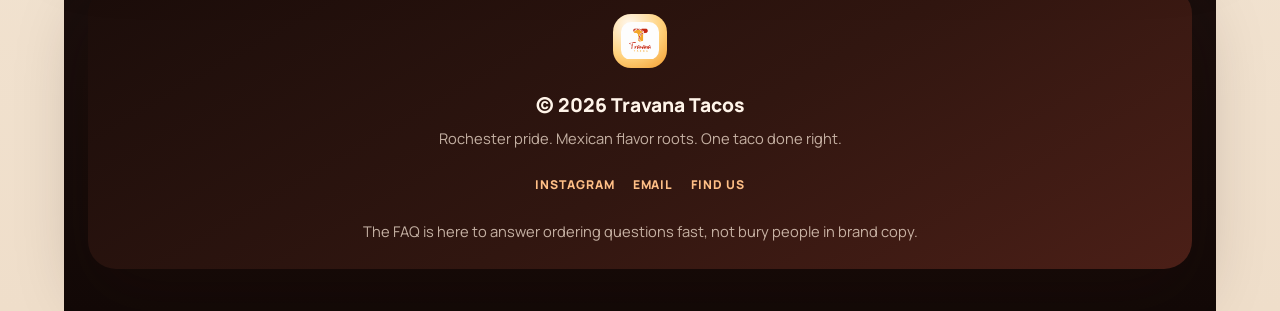
<file: faq.html>
<!doctype html>
<html lang="en">
  <head>
    <meta charset="utf-8" />
    <meta name="viewport" content="width=device-width,initial-scale=1" />
    <title>FAQ • Travana Tacos</title>
    <meta name="description" content="Frequently asked questions about Travana Tacos, our signature quesabirria order, and how to reach us." />
    <meta name="theme-color" content="#190f0d" />
    <link rel="canonical" href="https://www.travanatacos.com/faq.html" />
    <link rel="icon" href="/images/TravanaLogo.png" type="image/png" />
    <link rel="apple-touch-icon" href="/images/TravanaLogo.png" />
    <link rel="manifest" href="/site.webmanifest" />
    <link rel="preconnect" href="https://fonts.googleapis.com" />
    <link rel="preconnect" href="https://fonts.gstatic.com" crossorigin />
    <link href="https://fonts.googleapis.com/css2?family=Bebas+Neue&family=Manrope:wght@400;500;600;700;800&display=swap" rel="stylesheet" />
    <link rel="stylesheet" href="/styles.css" />
  </head>
  <body class="page-faq">
    <a class="skip" href="#main">Skip to content</a>
    <header class="topbar">
      <div class="wrap topbar-inner">
        <a class="brand" href="/">
          <span class="brand-mark" aria-hidden="true"><svg viewBox="0 0 64 64" role="img" focusable="false"><path d="M12 38c6-15 18-23 36-23 2 0 4 0 6 .2-2 18-10 31-24 39-8-4-14-9-18-16Z" fill="currentColor" opacity=".22"/><path d="M10 36c5-14 17-22 36-22 3 0 5 .1 8 .4-2.7 18.6-11.6 31.7-27 39.6C18 49.7 12.4 43.8 10 36Z" fill="currentColor"/><path d="M20 36c2.6 0 3.6 1.6 3.6 3.3S22.6 43 20 43s-3.7-1.7-3.7-3.7S17.4 36 20 36Zm10-4c2.6 0 3.6 1.6 3.6 3.3S32.6 39 30 39s-3.7-1.7-3.7-3.7S27.4 32 30 32Zm11 3c2.5 0 3.5 1.5 3.5 3.1S43.5 41 41 41s-3.6-1.5-3.6-2.9S38.5 35 41 35Z" fill="#FFD88E"/></svg></span>
          <span class="brand-text">
            <span class="brand-name" id="brandName">Travana Tacos</span>
            <span class="brand-sub" id="brandSub">Rochester, NY</span>
          </span>
        </a>
        <div class="nav-wrap">
          <div class="nav-highlights" aria-label="Store highlights">
            <span class="nav-label">Store</span>
            <a class="nav-pill nav-pill-hot" href="/menu.html#best-sellers">Best Seller</a>
          </div>
          <button class="nav-toggle" id="navToggle" aria-label="Toggle navigation" aria-controls="primaryNav" aria-expanded="false"><span></span></button>
          <nav class="nav nav-catalog" id="primaryNav" aria-label="Primary navigation">
            <a href="/">Home</a>
            <a href="/menu.html" class="nav-shop">Shop</a>
            <a href="/menu.html#collections">Collections</a>
            <a href="/faq.html" aria-current="page">FAQ</a>
            <a href="/about.html">About</a>
            <a href="/contact.html" class="nav-cta">Contact</a>
          </nav>
        </div>
      </div>
    </header>

    <main id="main" class="site-main inner-main">
      <section id="banner" class="notice reveal" style="display:none;"><strong id="banner1">Travana Tacos is not currently in operation.</strong><span id="banner2">First event: Rochester Lilac Festival (May 8–17, 2026). Serving Fri–Sun all day.</span></section>

      <section class="card page-masthead reveal">
        <div class="section-top">
          <div>
            <div class="kicker"><span class="k-dot"></span>Questions people ask before they order</div>
            <h1 class="title-gap">Quick answers, no digging.</h1>
            <p class="lead">This page is a simple storefront companion: what Travana serves, how ordering works, and where to go next if you still need help.</p>
          </div>
          <aside class="mini-quote">Built to remove friction before somebody decides whether they want the tacos.</aside>
        </div>
      </section>

      <section class="grid2">
        <section class="card reveal">
          <div class="kicker"><span class="k-dot"></span>Ordering</div>
          <h2 class="title-gap-sm">What can I order?</h2>
          <div class="contact-trust stack-gap-lg">
            <div class="trust-card">
              <h3>What is the main order?</h3>
              <p>Travana is centered on one signature order: quesabirria tacos served as a box of three with consomé for dipping.</p>
            </div>
            <div class="trust-card">
              <h3>Do you have a large menu?</h3>
              <p>No. The menu stays intentionally tight so the line moves fast and the hero item stays consistent.</p>
            </div>
            <div class="trust-card">
              <h3>Do you take cash?</h3>
              <p>No. The current plan is card only for faster checkout and cleaner service flow.</p>
            </div>
          </div>
        </section>

        <section class="card card-sunset reveal">
          <div class="kicker"><span class="k-dot"></span>Events + updates</div>
          <h2 class="title-gap-sm">Where do I find you?</h2>
          <div class="contact-trust stack-gap-lg">
            <div class="trust-card">
              <h3>How do I know where you are?</h3>
              <p>The Find Us page is the fastest answer for current status, next appearance, and map links.</p>
            </div>
            <div class="trust-card">
              <h3>Can I book Travana?</h3>
              <p>Yes. Use the Contact page for bookings, event questions, and partnerships.</p>
            </div>
            <div class="trust-card">
              <h3>Where do I see the menu cards?</h3>
              <p>Go to Shop for the signature order or jump straight to Collections for the menu-card browsing section.</p>
            </div>
          </div>
        </section>
      </section>

      <section class="card card-dark reveal">
        <div class="section-top">
          <div>
            <div class="kicker"><span class="k-dot"></span>Still need help?</div>
            <h2 class="title-gap-sm">Take the fastest next step.</h2>
            <p class="muted copy-gap">Use the path that matches what the visitor wants right now: product, location, or a direct message.</p>
          </div>
        </div>
        <div class="buttons section-actions">
          <a class="btn" href="/menu.html">Shop</a>
          <a class="btn secondary" href="/find-us.html">Find Us</a>
          <a class="btn secondary" href="/contact.html">Contact</a>
        </div>
      </section>

      <footer class="footer footer-rich"><div class="footer-inner"><div class="footer-center"><img src="/images/TravanaLogo.png" alt="Travana Tacos" class="footer-logo" /><div class="footer-title">© <span id="y"></span> <span id="brandName2">Travana Tacos</span></div><div class="mini">Rochester pride. Mexican flavor roots. One taco done right.</div><div class="footer-socials"><a href="https://instagram.com/TravanaTacos" target="_blank" rel="noopener">Instagram</a><a href="mailto:travis.woods@travanatacos.com">Email</a><a href="/find-us.html">Find Us</a></div><div class="footer-news">The FAQ is here to answer ordering questions fast, not bury people in brand copy.</div></div></div></footer>
    </main>
    <script src="/site-config.js" defer></script>
    <script src="/app.js" defer></script>
  </body>
</html>
</file>
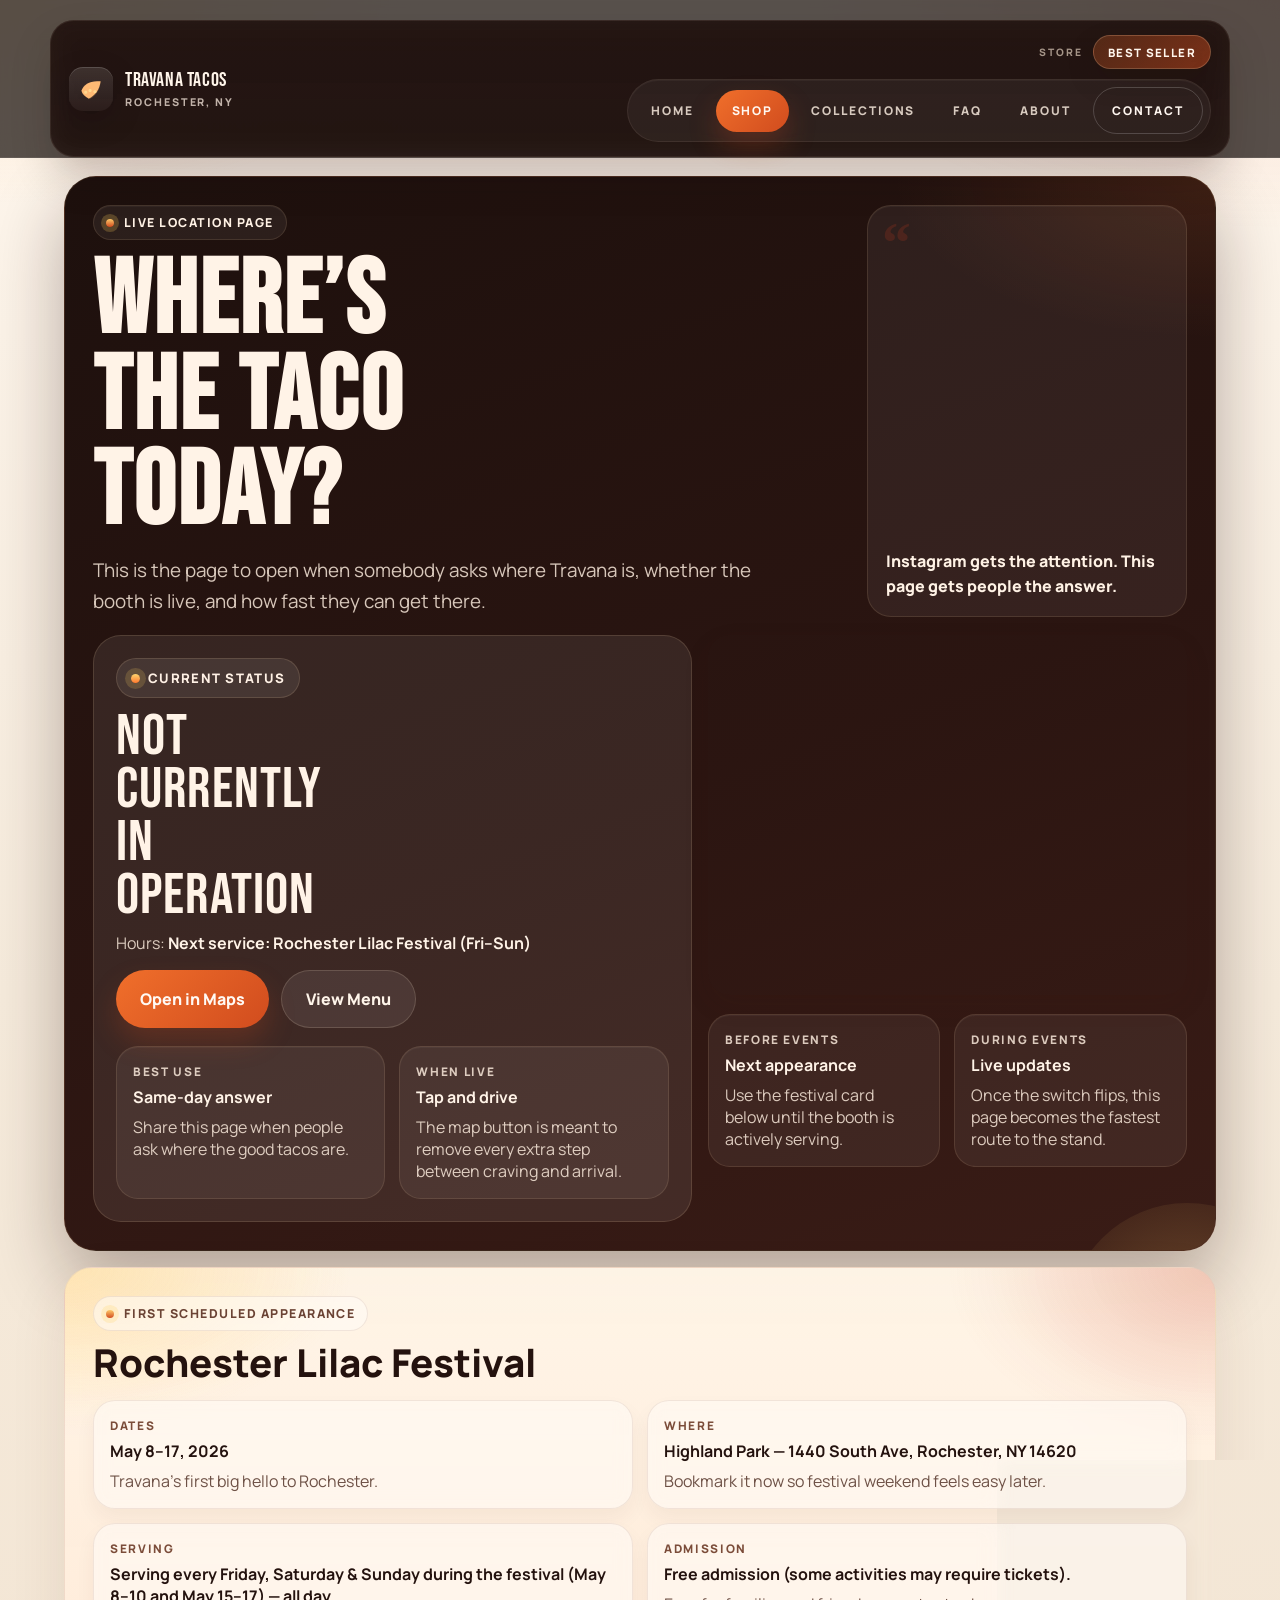
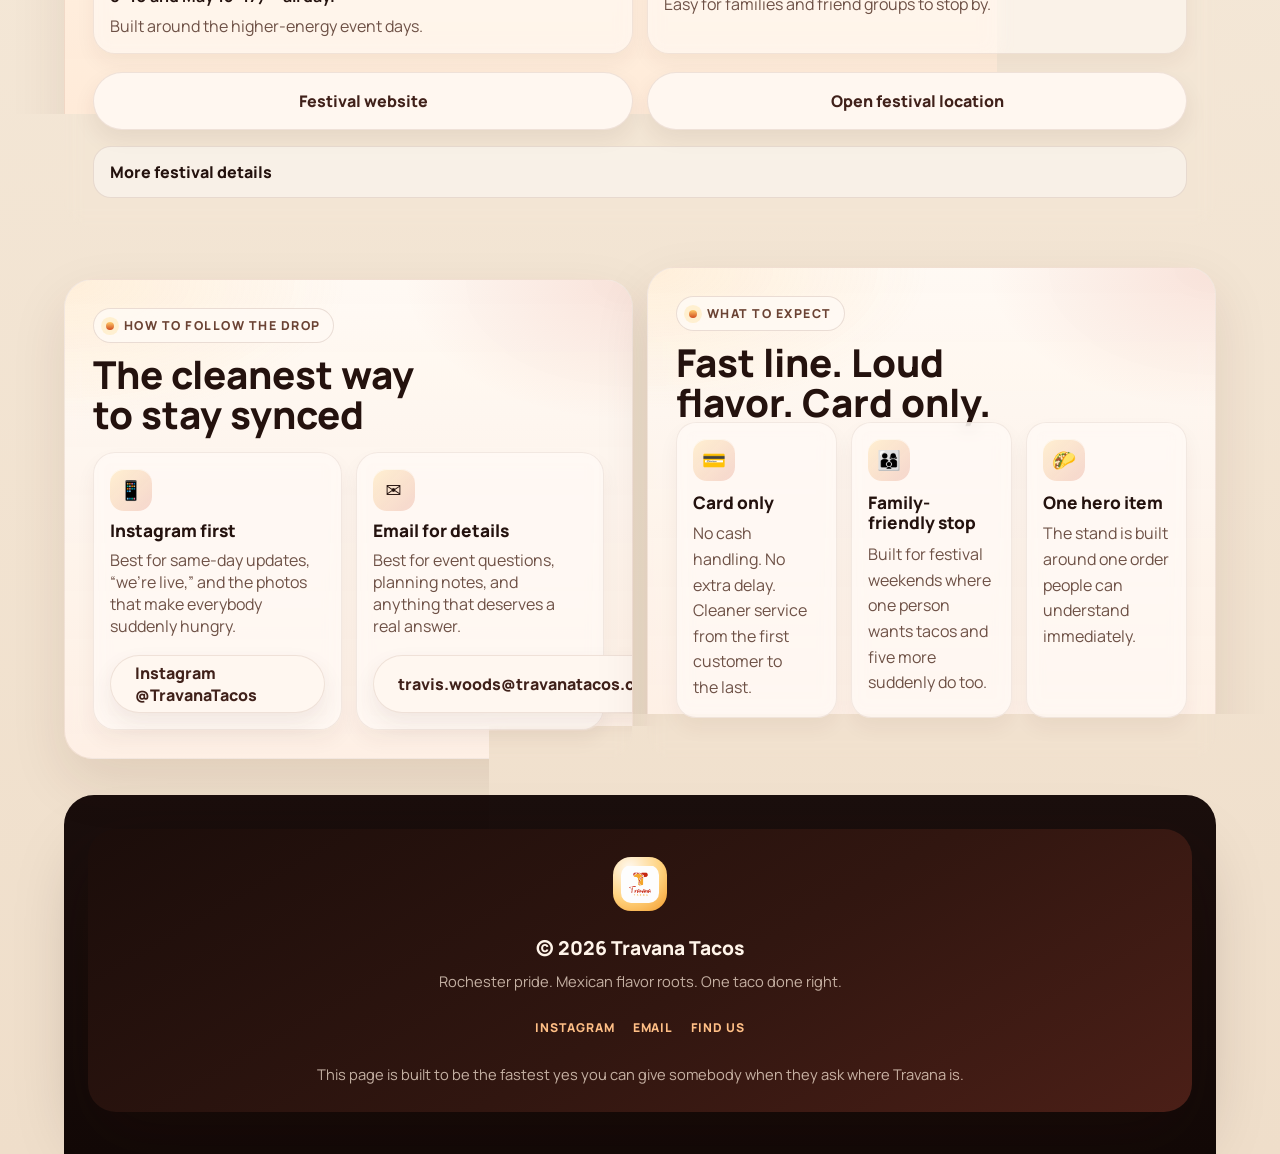
<file: find-us.html>
<!doctype html>
<html lang="en">
  <head>
    <meta charset="utf-8" />
    <meta name="viewport" content="width=device-width,initial-scale=1" />
    <title>Find Us • Travana Tacos</title>
    <meta name="description" content="Find Travana Tacos — current location when live and the next event when we're not." />
    <meta name="theme-color" content="#190f0d" />
    <link rel="canonical" href="https://www.travanatacos.com/find-us.html" />
    <link rel="icon" href="/images/TravanaLogo.png" type="image/png" />
    <link rel="apple-touch-icon" href="/images/TravanaLogo.png" />
    <link rel="manifest" href="/site.webmanifest" />
    <link rel="preconnect" href="https://fonts.googleapis.com" />
    <link rel="preconnect" href="https://fonts.gstatic.com" crossorigin />
    <link href="https://fonts.googleapis.com/css2?family=Bebas+Neue&family=Manrope:wght@400;500;600;700;800&display=swap" rel="stylesheet" />
    <link rel="stylesheet" href="/styles.css" />
  </head>
  <body class="page-find">
    <a class="skip" href="#main">Skip to content</a>
    <header class="topbar">
      <div class="wrap topbar-inner">
        <a class="brand" href="/">
          <span class="brand-mark" aria-hidden="true"><svg viewBox="0 0 64 64" role="img" focusable="false"><path d="M12 38c6-15 18-23 36-23 2 0 4 0 6 .2-2 18-10 31-24 39-8-4-14-9-18-16Z" fill="currentColor" opacity=".22"/><path d="M10 36c5-14 17-22 36-22 3 0 5 .1 8 .4-2.7 18.6-11.6 31.7-27 39.6C18 49.7 12.4 43.8 10 36Z" fill="currentColor"/><path d="M20 36c2.6 0 3.6 1.6 3.6 3.3S22.6 43 20 43s-3.7-1.7-3.7-3.7S17.4 36 20 36Zm10-4c2.6 0 3.6 1.6 3.6 3.3S32.6 39 30 39s-3.7-1.7-3.7-3.7S27.4 32 30 32Zm11 3c2.5 0 3.5 1.5 3.5 3.1S43.5 41 41 41s-3.6-1.5-3.6-2.9S38.5 35 41 35Z" fill="#FFD88E"/></svg></span>
          <span class="brand-text">
            <span class="brand-name" id="brandName">Travana Tacos</span>
            <span class="brand-sub" id="brandSub">Rochester, NY</span>
          </span>
        </a>
        <div class="nav-wrap">
          <div class="nav-highlights" aria-label="Store highlights">
            <span class="nav-label">Store</span>
            <a class="nav-pill nav-pill-hot" href="/menu.html#best-sellers">Best Seller</a>
          </div>
          <button class="nav-toggle" id="navToggle" aria-label="Toggle navigation" aria-controls="primaryNav" aria-expanded="false"><span></span></button>
          <nav class="nav nav-catalog" id="primaryNav" aria-label="Primary navigation">
            <a href="/">Home</a>
            <a href="/menu.html" class="nav-shop">Shop</a>
            <a href="/menu.html#collections">Collections</a>
            <a href="/faq.html">FAQ</a>
            <a href="/about.html">About</a>
            <a href="/contact.html" class="nav-cta">Contact</a>
          </nav>
        </div>
      </div>
    </header>


    <main id="main" class="site-main inner-main">
      <section id="banner" class="notice reveal" style="display:none;"><strong id="banner1">Travana Tacos is not currently in operation.</strong><span id="banner2">First event: Rochester Lilac Festival (May 8–17, 2026). Serving Fri–Sun all day.</span></section>

      <section class="card card-dark surface-glow page-masthead reveal">
        <div class="section-top"><div><div class="kicker"><span class="k-dot"></span>Live location page</div><h1 class="title-gap">Where’s the taco today?</h1><p class="lead">This is the page to open when somebody asks where Travana is, whether the booth is live, and how fast they can get there.</p></div><aside class="mini-quote">Instagram gets the attention. This page gets people the answer.</aside></div>

        <div class="status-hero">
          <div class="status-panel">
            <div class="status-badge">Current status</div>
            <div class="display-sm"><span id="spot">Not currently in operation</span></div>
            <p class="muted copy-gap-md">Hours: <strong id="hours">See first event details below</strong></p>
            <div class="buttons title-gap"><a class="btn" id="navlink" href="https://www.google.com/maps/search/?api=1&query=Highland+Park+Rochester+NY" target="_blank" rel="noopener">Open in Maps</a><a class="btn secondary" href="/menu.html">View Menu</a></div>
            <div class="status-grid stack-gap-lg"><div class="status-tile"><div class="overline">Best use</div><strong>Same-day answer</strong><p>Share this page when people ask where the good tacos are.</p></div><div class="status-tile"><div class="overline">When live</div><strong>Tap and drive</strong><p>The map button is meant to remove every extra step between craving and arrival.</p></div></div>
          </div>
          <div>
            <div class="map"><iframe id="mapEmbed" title="Map" loading="lazy" referrerpolicy="no-referrer-when-downgrade"></iframe></div>
            <div class="quick-meta title-gap"><div class="meta-tile"><div class="overline">Before events</div><strong>Next appearance</strong><p>Use the festival card below until the booth is actively serving.</p></div><div class="meta-tile"><div class="overline">During events</div><strong>Live updates</strong><p>Once the switch flips, this page becomes the fastest route to the stand.</p></div></div>
          </div>
        </div>
      </section>

      <section class="card card-sunset reveal">
        <div class="kicker"><span class="k-dot"></span>First scheduled appearance</div>
        <h2 class="title-gap-sm"><span id="eventName">Rochester Lilac Festival</span></h2>
        <div class="booking-grid stack-gap-lg">
          <div class="booking-card"><div class="overline">Dates</div><strong id="eventDates">May 8–17, 2026</strong><p>Travana’s first big hello to Rochester.</p></div>
          <div class="booking-card"><div class="overline">Where</div><strong id="eventWhere">Highland Park — 1440 South Ave, Rochester, NY 14620</strong><p>Bookmark it now so festival weekend feels easy later.</p></div>
          <div class="booking-card"><div class="overline">Serving</div><strong id="eventSchedule">Fri–Sun (all day) during the festival</strong><p>Built around the higher-energy event days.</p></div>
          <div class="booking-card"><div class="overline">Admission</div><strong id="eventAdmission">Free admission (some activities may require tickets).</strong><p>Easy for families and friend groups to stop by.</p></div>
        </div>
        <div class="dual-cta stack-gap-lg"><a class="btn secondary" id="eventLink" href="https://roclilacfest.com/" target="_blank" rel="noopener">Festival website</a><a class="btn secondary" id="eventMaps" href="https://www.google.com/maps/search/?api=1&query=Highland+Park+1440+South+Ave+Rochester+NY+14620" target="_blank" rel="noopener">Open festival location</a></div>
        <details class="stack-gap"><summary>More festival details</summary><p class="muted"><strong>Highlights:</strong> <span id="eventHighlights">Over 1,200 lilac bushes, the Lilac Parade, Lilac 5K/10K, and 10 days of free concerts.</span><br /><br /><strong>Music:</strong> <span id="eventMusic">Over 80 bands perform at the KeyBank Center Stage.</span><br /><br /><strong>Parking &amp; Transit:</strong> <span id="eventParking">Parking is available with shuttles from remote lots.</span></p></details>
      </section>

      <section class="grid2">
        <section class="card reveal"><div class="kicker"><span class="k-dot"></span>How to follow the drop</div><h2 class="title-gap-sm">The cleanest way to stay synced</h2><div class="contact-trust stack-gap-lg"><div class="trust-card"><div class="iconbadge" aria-hidden="true">📱</div><h3>Instagram first</h3><p>Best for same-day updates, “we’re live,” and the photos that make everybody suddenly hungry.</p><div class="buttons"><a class="btn secondary" id="igBtn" href="https://instagram.com/TravanaTacos" target="_blank" rel="noopener">@TravanaTacos</a></div></div><div class="trust-card"><div class="iconbadge" aria-hidden="true">✉️</div><h3>Email for details</h3><p>Best for event questions, planning notes, and anything that deserves a real answer.</p><div class="buttons"><a class="btn secondary" id="emailBtn" href="mailto:travis.woods@travanatacos.com">travis.woods@travanatacos.com</a></div></div></div></section>
        <section class="card reveal"><div class="kicker"><span class="k-dot"></span>What to expect</div><h2 class="title-gap-sm">Fast line. Loud flavor. Card only.</h2><div class="featuregrid compact-grid"><div class="feature"><div class="iconbadge" aria-hidden="true">💳</div><h3>Card only</h3><p>No cash handling. No extra delay. Cleaner service from the first customer to the last.</p></div><div class="feature"><div class="iconbadge" aria-hidden="true">👨‍👩‍👦</div><h3>Family-friendly stop</h3><p>Built for festival weekends where one person wants tacos and five more suddenly do too.</p></div><div class="feature"><div class="iconbadge" aria-hidden="true">🌮</div><h3>One hero item</h3><p>The stand is built around one order people can understand immediately.</p></div></div></section>
      </section>

      <footer class="footer footer-rich"><div class="footer-inner"><div class="footer-center"><img src="/images/TravanaLogo.png" alt="Travana Tacos" class="footer-logo" /><div class="footer-title">© <span id="y"></span> <span id="brandName2">Travana Tacos</span></div><div class="mini">Rochester pride. Mexican flavor roots. One taco done right.</div><div class="footer-socials"><a href="https://instagram.com/TravanaTacos" target="_blank" rel="noopener">Instagram</a><a href="mailto:travis.woods@travanatacos.com">Email</a><a href="/find-us.html">Find Us</a></div><div class="footer-news">This page is built to be the fastest yes you can give somebody when they ask where Travana is.</div></div></div></footer>
    </main>
    <script src="/site-config.js" defer></script>
    <script src="/app.js" defer></script>
  </body>
</html>
</file>
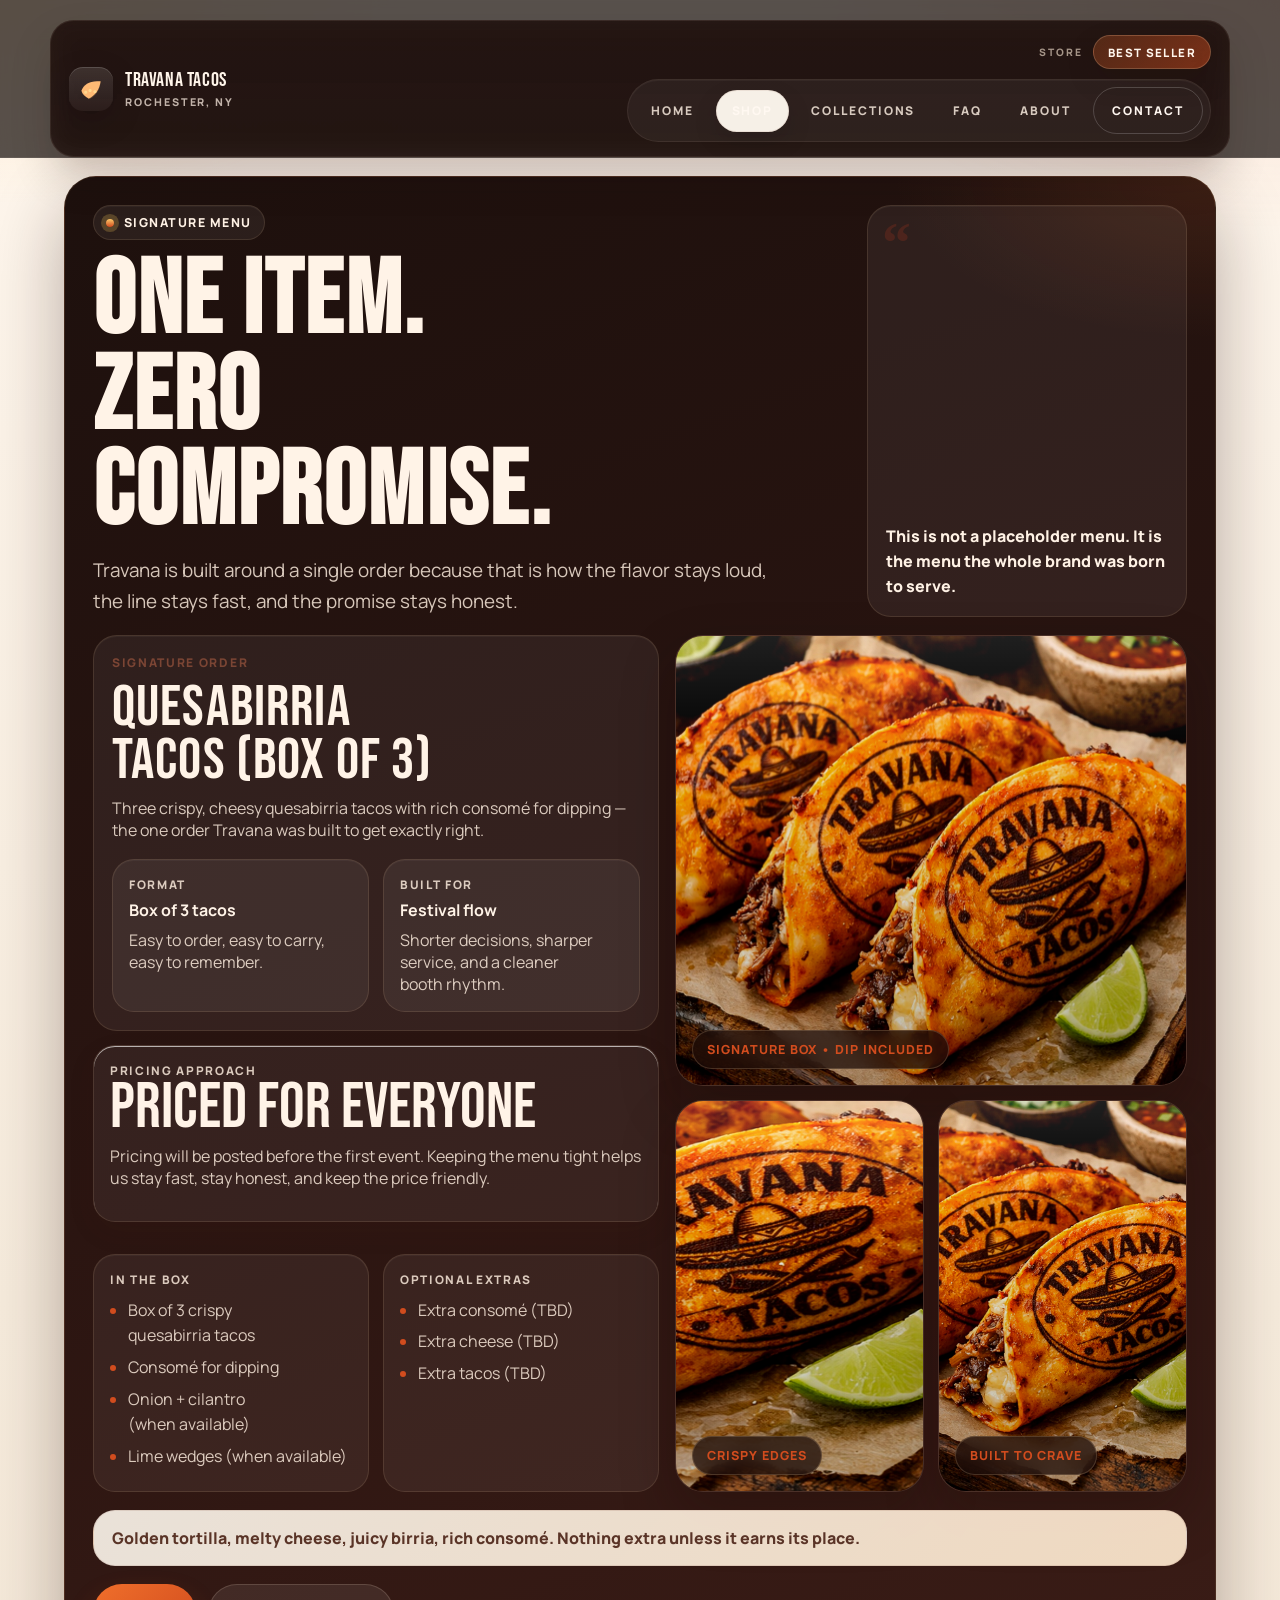
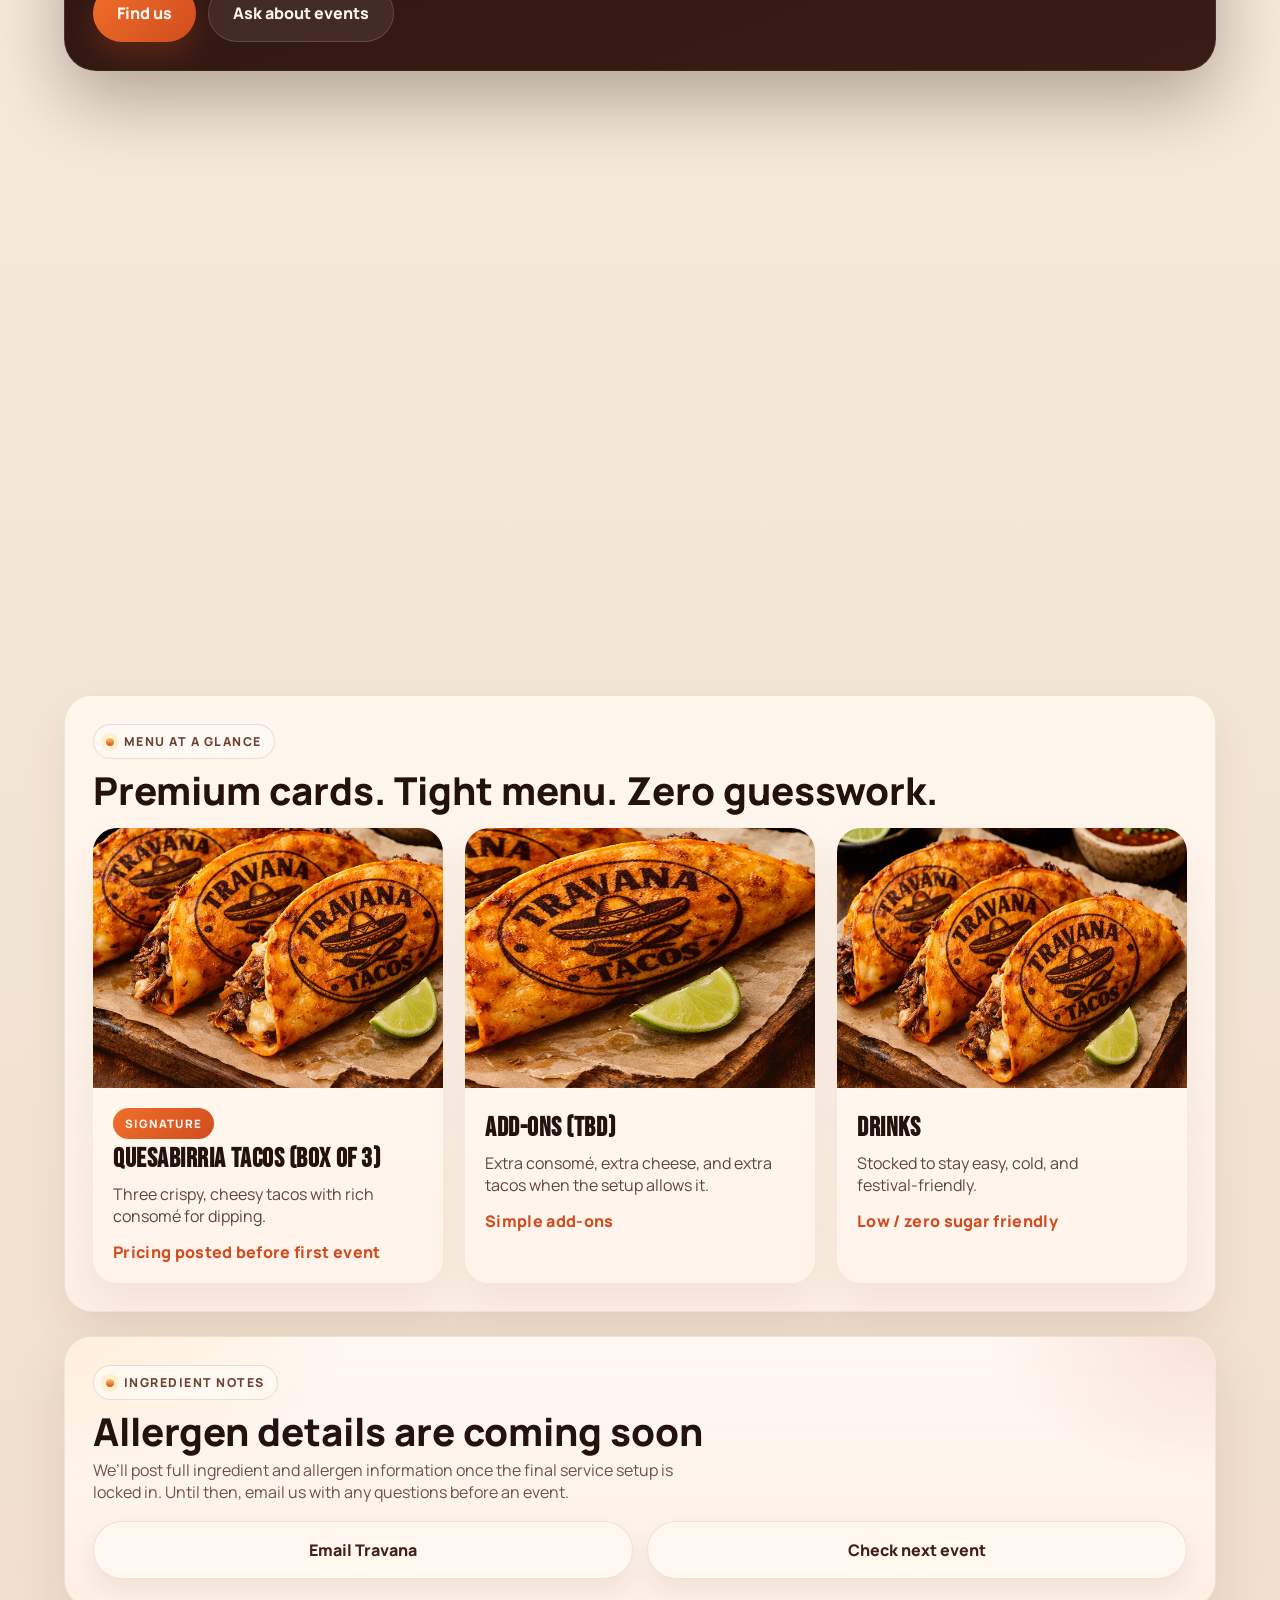
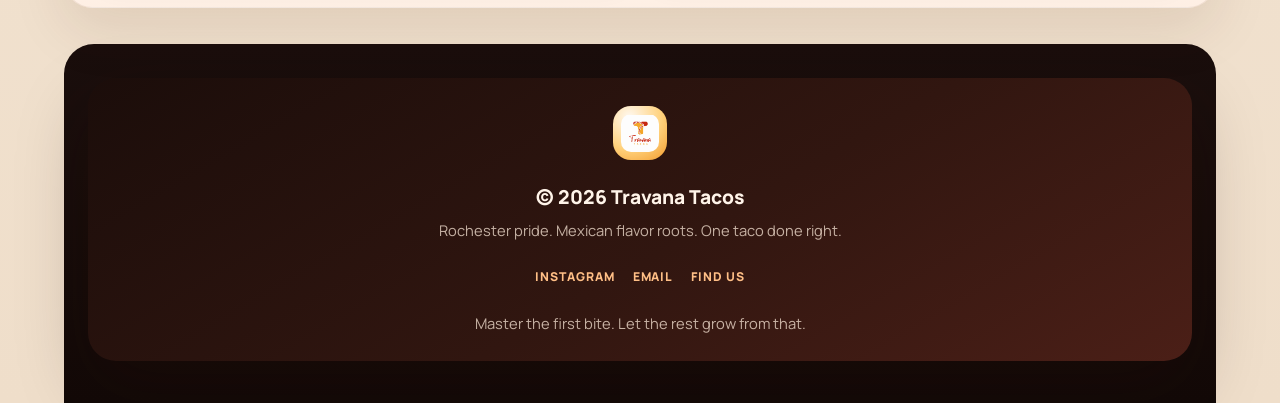
<file: menu.html>
<!doctype html>
<html lang="en">
  <head>
    <meta charset="utf-8" />
    <meta name="viewport" content="width=device-width,initial-scale=1" />
    <title>Menu • Travana Tacos</title>
    <meta name="description" content="Travana Tacos menu — quesabirria built around one taco done right." />
    <meta name="theme-color" content="#190f0d" />
    <link rel="canonical" href="https://www.travanatacos.com/menu.html" />
    <link rel="icon" href="/images/TravanaLogo.png" type="image/png" />
    <link rel="apple-touch-icon" href="/images/TravanaLogo.png" />
    <link rel="manifest" href="/site.webmanifest" />
    <link rel="preconnect" href="https://fonts.googleapis.com" />
    <link rel="preconnect" href="https://fonts.gstatic.com" crossorigin />
    <link href="https://fonts.googleapis.com/css2?family=Bebas+Neue&family=Manrope:wght@400;500;600;700;800&display=swap" rel="stylesheet" />
    <link rel="stylesheet" href="/styles.css" />
  </head>
  <body class="page-menu">
    <a class="skip" href="#main">Skip to content</a>
    <header class="topbar">
      <div class="wrap topbar-inner">
        <a class="brand" href="/">
          <span class="brand-mark" aria-hidden="true"><svg viewBox="0 0 64 64" role="img" focusable="false"><path d="M12 38c6-15 18-23 36-23 2 0 4 0 6 .2-2 18-10 31-24 39-8-4-14-9-18-16Z" fill="currentColor" opacity=".22"/><path d="M10 36c5-14 17-22 36-22 3 0 5 .1 8 .4-2.7 18.6-11.6 31.7-27 39.6C18 49.7 12.4 43.8 10 36Z" fill="currentColor"/><path d="M20 36c2.6 0 3.6 1.6 3.6 3.3S22.6 43 20 43s-3.7-1.7-3.7-3.7S17.4 36 20 36Zm10-4c2.6 0 3.6 1.6 3.6 3.3S32.6 39 30 39s-3.7-1.7-3.7-3.7S27.4 32 30 32Zm11 3c2.5 0 3.5 1.5 3.5 3.1S43.5 41 41 41s-3.6-1.5-3.6-2.9S38.5 35 41 35Z" fill="#FFD88E"/></svg></span>
          <span class="brand-text">
            <span class="brand-name" id="brandName">Travana Tacos</span>
            <span class="brand-sub" id="brandSub">Rochester, NY</span>
          </span>
        </a>
        <div class="nav-wrap">
          <div class="nav-highlights" aria-label="Store highlights">
            <span class="nav-label">Store</span>
            <a class="nav-pill nav-pill-hot" href="/menu.html#best-sellers">Best Seller</a>
          </div>
          <button class="nav-toggle" id="navToggle" aria-label="Toggle navigation" aria-controls="primaryNav" aria-expanded="false"><span></span></button>
          <nav class="nav nav-catalog" id="primaryNav" aria-label="Primary navigation">
            <a href="/">Home</a>
            <a href="/menu.html" class="nav-shop" aria-current="page">Shop</a>
            <a href="/menu.html#collections">Collections</a>
            <a href="/faq.html">FAQ</a>
            <a href="/about.html">About</a>
            <a href="/contact.html" class="nav-cta">Contact</a>
          </nav>
        </div>
      </div>
    </header>

    <main id="main" class="site-main inner-main">
      <section id="banner" class="notice reveal" style="display:none;"><strong id="banner1">Travana Tacos is not currently in operation.</strong><span id="banner2">First event: Rochester Lilac Festival (May 8–17, 2026). Serving Fri–Sun all day.</span></section>

      <section id="best-sellers" class="card card-dark surface-glow page-masthead reveal">
        <div class="section-top"><div><div class="kicker"><span class="k-dot"></span>Signature menu</div><h1 class="title-gap">One item. Zero compromise.</h1><p class="lead">Travana is built around a single order because that is how the flavor stays loud, the line stays fast, and the promise stays honest.</p></div><aside class="mini-quote">This is not a placeholder menu. It is the menu the whole brand was born to serve.</aside></div>
        <div class="menu-signature">
          <div class="menu-panel">
            <div class="eventbox"><div class="event-title">Signature order</div><div id="itemName" class="display-sm copy-gap-md">Quesabirria Tacos (Box of 3)</div><p id="itemDesc" class="muted copy-gap-md">Three crispy, cheesy quesabirria tacos with rich consomé for dipping — the one order Travana was built to get exactly right.</p>
              <div class="quick-meta stack-gap-lg"><div class="menu-stat"><div class="overline">Format</div><strong>Box of 3 tacos</strong><p>Easy to order, easy to carry, easy to remember.</p></div><div class="menu-stat"><div class="overline">Built for</div><strong>Festival flow</strong><p>Shorter decisions, sharper service, and a cleaner booth rhythm.</p></div></div>
            </div>
            <div class="price-callout"><div class="overline">Pricing approach</div><div class="big-price">Priced for everyone</div><p class="price-note" id="pricingNote">Pricing will be posted before the first event. Keeping the menu tight helps us stay fast, stay honest, and keep the price friendly.</p></div>
            <div class="bullet-grid"><div class="list-card"><div class="overline">In the box</div><ul id="menuIncludes"><li>Box of 3 quesabirria tacos</li><li>Consomé for dipping</li><li>Onion + cilantro (when available)</li><li>Lime wedges (when available)</li></ul></div><div class="list-card"><div class="overline">Optional extras</div><ul id="menuAddons"><li>Extra consomé</li><li>Extra cheese</li><li>Extra tacos</li></ul></div></div>
          </div>
          <div class="image-stack-2"><div class="stack-photo"><img src="/images/taco-story.jpg" alt="Travana Tacos signature box of quesabirria tacos ready for dipping" /><div class="stack-badge">Signature box • dip included</div></div><div class="grid2 mt-0"><div class="stack-photo-sm"><img src="/images/taco-detail.jpg" alt="Close-up of crispy cheesy tortilla edges on a Travana taco" /><div class="stack-badge">Crispy edges</div></div><div class="stack-photo-sm"><img src="/images/taco-portrait.jpg" alt="Portrait shot of Travana Tacos quesabirria presented like a premium hero item" /><div class="stack-badge">Built to crave</div></div></div></div>
        </div>
        <div class="signature-banner">Golden tortilla, melty cheese, juicy birria, rich consomé. Nothing extra unless it earns its place.</div>
        <div class="buttons section-actions"><a class="btn" href="/find-us.html">Find us</a><a class="btn secondary" href="/contact.html">Ask about events</a></div>
      </section>

      <section class="grid2">
        <section class="card reveal"><div class="kicker"><span class="k-dot"></span>Drinks + checkout</div><h2 class="title-gap-sm">Simple, fast, no nonsense</h2><div class="bullet-grid stack-gap-lg"><div class="list-card"><div class="overline">Drinks</div><ul id="menuDrinks"><li>PurAqua flavored sparkling water (0 sugar) — flavors vary</li><li>PurAqua flavored water (low/zero sugar) — flavors vary</li><li>Bottled water</li></ul></div><div class="cta-panel"><div class="iconbadge" aria-hidden="true">💳</div><h3>Card only</h3><p>No cash handling, faster checkout, cleaner hands, smoother line.</p></div></div></section>
        <section class="card card-sunset reveal"><div class="kicker"><span class="k-dot"></span>Why it works</div><h2 class="title-gap-sm">A menu with discipline</h2><div class="contact-trust stack-gap-lg"><div class="trust-card"><div class="iconbadge" aria-hidden="true">🔥</div><h3>Flavor first</h3><p>The whole setup points to one taco that has to carry the whole reputation.</p></div><div class="trust-card"><div class="iconbadge" aria-hidden="true">⚡</div><h3>Faster line</h3><p>Less decision fatigue means the booth moves like it was designed on purpose.</p></div><div class="trust-card"><div class="iconbadge" aria-hidden="true">🧠</div><h3>More memorable</h3><p>People leave remembering the one thing you do best, not the six things you almost did.</p></div><div class="trust-card"><div class="iconbadge" aria-hidden="true">⭐</div><h3>More trustworthy</h3><p>Focused menus read like confidence when the flavor backs them up.</p></div></div></section>
      </section>

      <section id="collections" class="menu-grid-section reveal">
        <div class="kicker"><span class="k-dot"></span>Menu at a glance</div>
        <h2 class="title-gap-sm">Premium cards. Tight menu. Zero guesswork.</h2>
        <div class="menu-card-grid">
          <article class="menu-card featured"><div class="menu-card-media"><img src="/images/taco-closeup.jpg" alt="Quesabirria taco box with crispy edges and consomé for dipping" loading="lazy" /></div><div class="menu-card-body"><span class="card-tag">Signature</span><h3>Quesabirria Tacos (Box of 3)</h3><p>Three crispy, cheesy tacos with rich consomé for dipping.</p><div class="menu-price">Pricing posted before first event</div></div></article>
          <article class="menu-card"><div class="menu-card-media"><img src="/images/taco-detail.jpg" alt="Extra consomé and cheese details presented like premium add-ons" loading="lazy" /></div><div class="menu-card-body"><h3>Add-ons (TBD)</h3><p>Extra consomé, extra cheese, and extra tacos when the setup allows it.</p><div class="menu-price">Simple add-ons</div></div></article>
          <article class="menu-card"><div class="menu-card-media"><img src="/images/taco-story.jpg" alt="Festival-ready drink and taco pairing laid out for quick ordering" loading="lazy" /></div><div class="menu-card-body"><h3>Drinks</h3><p>Stocked to stay easy, cold, and festival-friendly.</p><div class="menu-price">Low / zero sugar friendly</div></div></article>
        </div>
      </section>

      <section class="card reveal"><div class="kicker"><span class="k-dot"></span>Ingredient notes</div><h2 class="title-gap-sm">Allergen details are coming soon</h2><p class="muted copy-gap copy-measure-lg">We’ll post full ingredient and allergen information once the final service setup is locked in. Until then, email us with any questions before an event.</p><div class="dual-cta stack-gap-lg"><a class="btn secondary" href="/contact.html">Email Travana</a><a class="btn secondary" href="/find-us.html">Check next event</a></div></section>

      <footer class="footer footer-rich"><div class="footer-inner"><div class="footer-center"><img src="/images/TravanaLogo.png" alt="Travana Tacos" class="footer-logo" /><div class="footer-title">© <span id="y"></span> <span id="brandName2">Travana Tacos</span></div><div class="mini">Rochester pride. Mexican flavor roots. One taco done right.</div><div class="footer-socials"><a href="https://instagram.com/TravanaTacos" target="_blank" rel="noopener">Instagram</a><a href="mailto:travis.woods@travanatacos.com">Email</a><a href="/find-us.html">Find Us</a></div><div class="footer-news">Master the first bite. Let the rest grow from that.</div></div></div></footer>
    </main>
    <script src="/site-config.js" defer></script>
    <script src="/app.js" defer></script>
  </body>
</html>
</file>
<file: styles.css>
:root {
  --bg: #f7ead8;
  --bg-alt: #fff4e6;
  --surface: rgba(255, 247, 238, 0.9);
  --surface-2: rgba(255, 243, 231, 0.84);
  --surface-dark: #241311;
  --surface-dark-2: #341815;
  --surface-dark-3: #4a1f18;
  --line: rgba(106, 52, 33, 0.16);
  --line-strong: rgba(106, 52, 33, 0.26);
  --text: #2a1812;
  --muted: #6f5447;
  --faint: #977664;
  --cream: #fff4e3;
  --brand: #c93b20;
  --brand-2: #ff7a2f;
  --brand-3: #ffd05e;
  --brand-4: #8d1f13;
  --good: #3b8a3f;
  --shadow-sm: 0 10px 28px rgba(76, 31, 15, 0.08);
  --shadow: 0 22px 60px rgba(72, 28, 14, 0.12);
  --shadow-lg: 0 34px 90px rgba(58, 20, 9, 0.2);
  --radius-xs: 14px;
  --radius-sm: 20px;
  --radius: 28px;
  --radius-lg: 38px;
  --wrap: 1180px;
  --font-body: "Manrope", Inter, system-ui, sans-serif;
  --font-display: "Bebas Neue", "Archivo Black", Impact, sans-serif;
  --mx: 50vw;
  --my: 20vh;
}

* { box-sizing: border-box; }
html { scroll-behavior: smooth; }
html, body { margin: 0; padding: 0; }
body {
  min-height: 100vh;
  overflow-x: hidden;
  font-family: var(--font-body);
  color: var(--text);
  background:
    radial-gradient(50rem 22rem at 0% 0%, rgba(255, 184, 74, 0.22), transparent 58%),
    radial-gradient(50rem 28rem at 100% 0%, rgba(201, 59, 32, 0.16), transparent 60%),
    linear-gradient(180deg, #fff6eb 0%, #f7ead8 34%, #f1dcc6 100%);
}

body::before {
  content: "";
  position: fixed;
  inset: 0;
  z-index: -2;
  pointer-events: none;
  background:
    radial-gradient(28rem 28rem at calc(var(--mx) - 10vw) calc(var(--my) + 12vh), rgba(255, 122, 47, 0.13), transparent 60%),
    radial-gradient(30rem 30rem at calc(var(--mx) + 16vw) calc(var(--my) - 10vh), rgba(255, 208, 94, 0.18), transparent 58%),
    radial-gradient(36rem 30rem at 50% 100%, rgba(141, 31, 19, 0.08), transparent 65%);
}

body::after {
  content: "";
  position: fixed;
  inset: 0;
  z-index: -1;
  pointer-events: none;
  opacity: 0.05;
  mix-blend-mode: multiply;
  background-image: url("data:image/svg+xml,%3Csvg xmlns='http://www.w3.org/2000/svg' width='180' height='180' viewBox='0 0 180 180'%3E%3Cg fill='none' stroke='%238c5b4d' stroke-width='1.2' opacity='.65'%3E%3Cpath d='M0 90h180'/%3E%3Cpath d='M90 0v180'/%3E%3Cpath d='M0 0l180 180'/%3E%3Cpath d='M180 0L0 180'/%3E%3C/g%3E%3C/svg%3E");
}

img { display: block; max-width: 100%; }
a { color: var(--brand); text-decoration: none; }
a:hover { text-decoration: underline; }
button, input, textarea, select { font: inherit; }
button { cursor: pointer; }

.wrap {
  width: min(calc(100% - 28px), var(--wrap));
  margin: 0 auto;
}

.skip {
  position: absolute;
  left: -999px;
  top: 10px;
  z-index: 999;
  background: #fff;
  color: #000;
  padding: 10px 12px;
  border-radius: 12px;
}
.skip:focus { left: 10px; }

.topbar {
  position: sticky;
  top: 0;
  z-index: 70;
  padding: 14px 0 0;
}
.topbar-inner {
  display: flex;
  align-items: center;
  justify-content: space-between;
  gap: 18px;
  padding: 14px 18px;
  margin-top: 10px;
  border: 1px solid rgba(92, 44, 27, 0.12);
  border-radius: 24px;
  background: rgba(255, 248, 240, 0.78);
  backdrop-filter: blur(14px) saturate(1.08);
  box-shadow: 0 10px 30px rgba(79, 32, 16, 0.08);
}
.brand {
  display: inline-flex;
  align-items: center;
  gap: 12px;
  color: var(--text);
}
.brand:hover { text-decoration: none; }
.brand-logo {
  width: 52px;
  height: 52px;
  object-fit: contain;
  border-radius: 18px;
  padding: 6px;
  background: radial-gradient(circle at 30% 20%, #fff8ef, #ffd27d 56%, #f39c2e 100%);
  box-shadow: inset 0 1px 0 rgba(255,255,255,0.8), 0 8px 20px rgba(99, 33, 12, 0.14);
}
.brand-text { display: flex; flex-direction: column; line-height: 1; }
.brand-name {
  font-family: var(--font-display);
  font-size: 1.55rem;
  letter-spacing: 0.03em;
  color: var(--brand-4);
}
.brand-sub {
  margin-top: 3px;
  font-size: 0.75rem;
  font-weight: 800;
  letter-spacing: 0.12em;
  text-transform: uppercase;
  color: var(--muted);
}

.nav-wrap { display: flex; align-items: center; gap: 10px; }
.nav {
  display: flex;
  align-items: center;
  gap: 8px;
  flex-wrap: wrap;
}
.nav a {
  display: inline-flex;
  align-items: center;
  justify-content: center;
  min-height: 44px;
  padding: 10px 14px;
  border-radius: 999px;
  color: rgba(42, 24, 18, 0.84);
  font-size: 0.95rem;
  font-weight: 800;
  transition: 180ms ease;
}
.nav a:hover {
  text-decoration: none;
  background: rgba(255,255,255,0.72);
  color: var(--text);
}
.nav a.active,
.nav a[aria-current="page"] {
  background: linear-gradient(180deg, rgba(255,255,255,0.94), rgba(255, 244, 229, 0.9));
  box-shadow: inset 0 0 0 1px rgba(114, 57, 37, 0.12), 0 6px 16px rgba(83, 33, 17, 0.08);
  color: var(--brand-4);
}
.nav-cta {
  background: linear-gradient(135deg, var(--brand-3), var(--brand-2));
  color: #31130d !important;
  box-shadow: 0 10px 22px rgba(201, 59, 32, 0.2);
}

.nav-toggle {
  display: none;
  align-items: center;
  justify-content: center;
  width: 48px;
  height: 48px;
  border: 1px solid rgba(114, 57, 37, 0.16);
  border-radius: 16px;
  background: rgba(255,255,255,0.88);
  color: var(--text);
  box-shadow: var(--shadow-sm);
}
.nav-toggle span,
.nav-toggle span::before,
.nav-toggle span::after {
  display: inline-block;
  width: 18px;
  height: 2px;
  border-radius: 999px;
  background: currentColor;
  position: relative;
  transition: transform 180ms ease, background 180ms ease;
}
.nav-toggle span::before,
.nav-toggle span::after {
  content: "";
  position: absolute;
  left: 0;
}
.nav-toggle span::before { top: -6px; }
.nav-toggle span::after { top: 6px; }
.nav-open .nav-toggle span { background: transparent; }
.nav-open .nav-toggle span::before { top: 0; transform: rotate(45deg); }
.nav-open .nav-toggle span::after { top: 0; transform: rotate(-45deg); }

main.wrap { padding: 22px 0 80px; }

.notice {
  display: none;
  align-items: center;
  gap: 10px;
  padding: 16px 18px;
  margin-bottom: 18px;
  border-radius: 22px;
  border: 1px solid rgba(158, 61, 26, 0.18);
  color: #5a2e1f;
  background: linear-gradient(135deg, rgba(255, 250, 244, 0.94), rgba(255, 234, 207, 0.9));
  box-shadow: var(--shadow-sm);
}
.notice strong { color: #421d12; }

h1, h2, h3, .display-sm {
  margin: 0;
  color: var(--text);
}
h1, .display-sm {
  font-family: var(--font-display);
  text-transform: uppercase;
  line-height: 0.92;
  letter-spacing: 0.02em;
}
h1 {
  font-size: clamp(3.2rem, 10vw, 6.5rem);
  max-width: 10ch;
}
h2 {
  font-size: clamp(1.75rem, 3vw, 2.9rem);
  line-height: 1.02;
  font-weight: 900;
}
h3 {
  font-size: 1.08rem;
  line-height: 1.2;
  font-weight: 900;
}
.display-sm { font-size: clamp(2rem, 5vw, 3.6rem); }
.lead {
  margin: 14px 0 0;
  max-width: 62ch;
  font-size: clamp(1.03rem, 2vw, 1.18rem);
  line-height: 1.65;
  color: #4b352b;
}
.muted { color: var(--muted); }
.faint { color: var(--faint); }
.mini { color: rgba(255, 240, 226, 0.75); font-size: 0.92rem; }

.kicker {
  display: inline-flex;
  align-items: center;
  gap: 10px;
  padding: 8px 12px;
  border-radius: 999px;
  border: 1px solid rgba(106, 52, 33, 0.14);
  background: rgba(255, 248, 239, 0.9);
  font-size: 0.77rem;
  font-weight: 900;
  letter-spacing: 0.12em;
  text-transform: uppercase;
  color: #6c4534;
}
.k-dot {
  width: 8px;
  height: 8px;
  border-radius: 999px;
  background: linear-gradient(180deg, var(--brand-3), var(--brand));
  box-shadow: 0 0 0 5px rgba(255, 208, 94, 0.22);
}

.section-top {
  display: grid;
  grid-template-columns: minmax(0, 1fr) minmax(240px, 320px);
  gap: 20px;
  align-items: end;
}

.card {
  position: relative;
  overflow: hidden;
  padding: 28px;
  border: 1px solid rgba(114, 57, 37, 0.12);
  border-radius: var(--radius);
  background: linear-gradient(180deg, rgba(255, 248, 240, 0.94), rgba(255, 241, 228, 0.9));
  box-shadow: var(--shadow);
}
.card::before {
  content: "";
  position: absolute;
  inset: 0;
  pointer-events: none;
  background:
    radial-gradient(32rem 16rem at 0% 0%, rgba(255, 193, 102, 0.18), transparent 55%),
    radial-gradient(26rem 16rem at 100% 0%, rgba(201, 59, 32, 0.12), transparent 55%);
}
.card > * { position: relative; }
.card:hover { transform: translateY(-2px); box-shadow: var(--shadow-lg); }
.card { transition: transform 180ms ease, box-shadow 180ms ease, border-color 180ms ease; }
.card:hover { border-color: rgba(145, 57, 23, 0.18); }
.card + .card { margin-top: 16px; }
.card-dark {
  color: #fff1e5;
  background:
    radial-gradient(44rem 24rem at 100% 0%, rgba(255, 127, 58, 0.14), transparent 54%),
    linear-gradient(160deg, var(--surface-dark) 0%, var(--surface-dark-2) 60%, #180c0a 100%);
  border-color: rgba(255, 185, 120, 0.12);
  box-shadow: 0 28px 72px rgba(35, 12, 8, 0.32);
}
.card-dark::before {
  background:
    radial-gradient(24rem 18rem at 0% 0%, rgba(255, 208, 94, 0.1), transparent 50%),
    radial-gradient(30rem 20rem at 100% 0%, rgba(201, 59, 32, 0.12), transparent 54%);
}
.card-dark h1,
.card-dark h2,
.card-dark h3,
.card-dark .display-sm,
.card-dark .muted strong,
.card-dark .stat .k,
.card-dark .event-meta strong,
.card-dark .footer-title { color: #fff3e7; }
.card-dark .muted,
.card-dark p,
.card-dark li,
.card-dark .what,
.card-dark .quote-line,
.card-dark .event-meta,
.card-dark .mini { color: rgba(255, 239, 224, 0.82); }
.card-dark .kicker,
.card-dark .pill,
.card-dark .chip,
.card-dark .mini-card,
.card-dark .eventbox,
.card-dark .meta,
.card-dark .stat,
.card-dark .feature,
.card-dark .editorial-quote,
.card-dark .mini-quote {
  background: rgba(255,255,255,0.06);
  color: #fff2e5;
  border-color: rgba(255, 213, 165, 0.12);
}
.card-dark .btn.secondary,
.card-dark .btn.ghost {
  background: rgba(255,255,255,0.08);
  color: #fff3e7;
  border-color: rgba(255, 219, 173, 0.14);
}
.card-sunset {
  background:
    radial-gradient(32rem 18rem at 0% 0%, rgba(255, 208, 94, 0.26), transparent 56%),
    radial-gradient(30rem 20rem at 100% 0%, rgba(201, 59, 32, 0.15), transparent 56%),
    linear-gradient(180deg, rgba(255, 245, 231, 0.94), rgba(255, 232, 213, 0.92));
}

.divider {
  height: 1px;
  margin: 20px 0;
  background: linear-gradient(90deg, rgba(113, 57, 37, 0), rgba(113, 57, 37, 0.24), rgba(113, 57, 37, 0));
}

.hero {
  padding: 0;
  background:
    radial-gradient(30rem 20rem at 78% 14%, rgba(255, 161, 79, 0.23), transparent 52%),
    radial-gradient(22rem 16rem at 16% 18%, rgba(255, 208, 94, 0.2), transparent 52%),
    linear-gradient(160deg, #2c140f 0%, #4a1f18 46%, #7a261a 100%);
  border-color: rgba(255, 213, 160, 0.1);
  color: #fff2e7;
}
.hero::before {
  background:
    radial-gradient(34rem 18rem at 0% 0%, rgba(255, 214, 130, 0.1), transparent 54%),
    linear-gradient(180deg, rgba(255,255,255,0.05), transparent 32%);
}
.hero h1,
.hero h2,
.hero h3,
.hero .display-sm,
.hero .meta strong,
.hero .stat .k,
.hero .event-meta strong,
.hero .kicker,
.hero .muted,
.hero .lead,
.hero .mini-quote,
.hero .event-title,
.hero .event-meta,
.hero .pill,
.hero .v,
.hero .faint,
.hero .quote-line,
.hero .editorial-quote,
.hero .badge-chip,
.hero .chip,
.hero .mini,
.hero .kicker,
.hero .brand-promise,
.hero .hero-taste .taste-label,
.hero .hero-taste .taste-value { color: #fff3e8; }
.hero .hero-copy .muted,
.hero .hero-copy .lead,
.hero .hero-copy .meta,
.hero .hero-copy .v,
.hero .hero-copy .hero-note,
.hero .hero-copy p { color: rgba(255, 239, 226, 0.88); }
.hero .kicker,
.hero .meta,
.hero .stat,
.hero .eventbox,
.hero .pill,
.hero .mini-quote,
.hero .hero-taste {
  background: rgba(255,255,255,0.08);
  border-color: rgba(255, 215, 170, 0.14);
}
.hero-inner {
  display: grid;
  grid-template-columns: minmax(0, 1.08fr) minmax(360px, 0.92fr);
  gap: 0;
  align-items: stretch;
}
.hero-copy {
  padding: 34px 32px 34px 34px;
}
.hero-copy h1 { text-wrap: balance; }

.hero-prime:not(.hero) h1 {
  font-size: clamp(2.7rem, 7vw, 4.8rem);
  max-width: 12ch;
}
.card-dark .label,
.card-dark .when { color: rgba(255, 228, 200, 0.72); }
.card-dark input,
.card-dark textarea,
.card-dark select {
  background: rgba(255,255,255,0.94);
  color: var(--text);
}
.hero-copy .meta {
  display: inline-flex;
  flex-wrap: wrap;
  gap: 4px;
  margin-top: 18px;
  padding: 12px 14px;
  border-radius: 18px;
  border: 1px solid rgba(255, 215, 170, 0.14);
}
.hero-copy .buttons { margin-top: 20px; }
.hero-note {
  max-width: 46ch;
  margin-top: 14px;
  font-size: 0.96rem;
  line-height: 1.6;
}
.hero-media {
  padding: 22px 22px 22px 0;
  display: grid;
  gap: 14px;
  align-content: start;
}
.photo-stack {
  position: relative;
  min-height: 480px;
  border-radius: 32px;
}
.photo-stack::before {
  content: "";
  position: absolute;
  inset: 10% 14% auto auto;
  width: 210px;
  height: 210px;
  border-radius: 50%;
  background: radial-gradient(circle, rgba(255, 208, 94, 0.34), rgba(255, 208, 94, 0));
  filter: blur(10px);
}
.photo {
  position: absolute;
  overflow: hidden;
  inset: auto;
  border-radius: 30px;
  border: 1px solid rgba(255, 220, 188, 0.12);
  background: #2e1712;
  box-shadow: 0 24px 60px rgba(24, 8, 5, 0.34);
}
.photo img {
  width: 100%;
  height: 100%;
  object-fit: cover;
  filter: saturate(1.08) contrast(1.03);
}
.photo::after {
  content: "";
  position: absolute;
  inset: 0;
  background:
    linear-gradient(180deg, rgba(255, 215, 175, 0.12), transparent 30%),
    linear-gradient(180deg, rgba(0,0,0,0), rgba(0,0,0,0.24));
}
.photo.p1 {
  left: 4%;
  right: 14%;
  top: 10%;
  bottom: 18%;
  transform: rotate(-5deg);
}
.photo.p2 {
  left: 24%;
  right: 0;
  top: 2%;
  bottom: 2%;
  transform: rotate(4deg);
}
.heroimg { object-position: center; }
.hero-taste {
  display: grid;
  grid-template-columns: repeat(3, minmax(0,1fr));
  gap: 10px;
  margin-top: 16px;
}
.taste-label {
  font-size: 0.72rem;
  letter-spacing: 0.12em;
  text-transform: uppercase;
  opacity: 0.72;
  font-weight: 800;
}
.taste-value {
  margin-top: 4px;
  font-size: 1rem;
  font-weight: 900;
}

.stats, .signal-grid, .value-grid, .featuregrid, .microgrid, .gallery, .grid2 {
  display: grid;
  gap: 14px;
}
.stats {
  grid-template-columns: repeat(3, minmax(0,1fr));
  margin-top: 18px;
}
.stat, .feature, .mini-card, .value-card {
  padding: 16px;
  border-radius: 20px;
  border: 1px solid rgba(106, 52, 33, 0.1);
  background: rgba(255,255,255,0.5);
  box-shadow: inset 0 1px 0 rgba(255,255,255,0.65);
}
.stat .k {
  font-size: 0.78rem;
  font-weight: 900;
  letter-spacing: 0.08em;
  text-transform: uppercase;
  color: #6a3a2b;
}
.stat .v {
  margin-top: 6px;
  color: var(--muted);
  line-height: 1.5;
}
.signal-grid,
.value-grid,
.featuregrid,
.microgrid { grid-template-columns: repeat(3, minmax(0,1fr)); }
.grid2 { grid-template-columns: repeat(2, minmax(0,1fr)); margin-top: 18px; }
.editorial-grid { align-items: stretch; }
.editorial-quote,
.mini-quote,
.eventbox {
  border-radius: 24px;
  border: 1px solid rgba(106, 52, 33, 0.12);
  background: rgba(255, 250, 245, 0.78);
  box-shadow: var(--shadow-sm);
}
.editorial-quote,
.mini-quote { position: relative; }
.mini-quote { padding: 18px; font-weight: 800; line-height: 1.55; }
.editorial-quote { padding: 24px; min-height: 100%; }
.mini-quote::before,
.editorial-quote::before {
  content: "“";
  position: absolute;
  top: -8px;
  left: 14px;
  font-family: Georgia, serif;
  font-size: 3.6rem;
  color: rgba(201, 59, 32, 0.2);
}
.quote-line {
  margin-top: 14px;
  font-size: 0.94rem;
  color: var(--faint);
}
.eventbox { padding: 18px; }
.event-title {
  font-size: 0.75rem;
  font-weight: 900;
  letter-spacing: 0.14em;
  text-transform: uppercase;
  color: #7b4534;
}
.event-meta { margin-top: 10px; color: var(--muted); line-height: 1.6; }

.pills, .chips, .badge-cloud {
  display: flex;
  flex-wrap: wrap;
  gap: 10px;
}
.pills { margin-top: 18px; }
.pill, .chip, .badge-chip {
  display: inline-flex;
  align-items: center;
  min-height: 40px;
  padding: 10px 14px;
  border-radius: 999px;
  border: 1px solid rgba(106, 52, 33, 0.12);
  background: rgba(255, 250, 244, 0.78);
  color: #6b3d2e;
  font-size: 0.86rem;
  font-weight: 900;
}
.badge-cloud { margin-top: 16px; }

.flavor-band {
  overflow: hidden;
  margin: 16px 0 0;
  padding: 6px 0;
}
.flavor-track {
  display: flex;
  width: max-content;
  gap: 12px;
  animation: slide 28s linear infinite;
}
.flavor-pill {
  display: inline-flex;
  align-items: center;
  gap: 8px;
  padding: 12px 16px;
  border-radius: 999px;
  background: linear-gradient(180deg, rgba(255, 246, 234, 0.95), rgba(255, 232, 206, 0.88));
  border: 1px solid rgba(113, 57, 37, 0.12);
  box-shadow: var(--shadow-sm);
  font-weight: 900;
  color: #693e2f;
}
.flavor-pill::before {
  content: "✦";
  color: var(--brand);
}
@keyframes slide {
  from { transform: translateX(0); }
  to { transform: translateX(-50%); }
}

.buttons {
  display: flex;
  flex-wrap: wrap;
  gap: 12px;
  margin-top: 18px;
}
.btn {
  position: relative;
  display: inline-flex;
  align-items: center;
  justify-content: center;
  gap: 10px;
  min-height: 48px;
  padding: 12px 16px;
  border-radius: 16px;
  border: 1px solid transparent;
  background: linear-gradient(135deg, var(--brand-3), var(--brand-2) 40%, var(--brand));
  color: #2d130b;
  font-weight: 900;
  box-shadow: 0 14px 30px rgba(169, 56, 21, 0.22);
  transition: 180ms ease;
}
.btn:hover {
  text-decoration: none;
  transform: translateY(-1px);
  filter: saturate(1.05);
  box-shadow: 0 18px 34px rgba(169, 56, 21, 0.28);
}
.btn.secondary,
.btn.ghost {
  background: rgba(255,255,255,0.64);
  color: var(--text);
  border-color: rgba(106, 52, 33, 0.14);
  box-shadow: var(--shadow-sm);
}
.btn.ghost { background: rgba(255,255,255,0.38); }
.btn .icon { width: 18px; height: 18px; }

.iconbadge {
  display: grid;
  place-items: center;
  width: 42px;
  height: 42px;
  border-radius: 14px;
  background: linear-gradient(135deg, rgba(255, 208, 94, 0.24), rgba(201, 59, 32, 0.18));
  box-shadow: inset 0 1px 0 rgba(255,255,255,0.6);
  font-size: 1.2rem;
}
.feature p,
.value-card p,
.mini-card p,
.contactlist,
.timeline,
.highlight-list,
ul,
li,
details p,
.label,
.what,
.when,
pre,
input,
textarea,
select { line-height: 1.6; }
.feature h3,
.value-card h3,
.mini-card h3 { margin-top: 12px; }
.feature p,
.value-card p,
.mini-card p { margin: 8px 0 0; color: var(--muted); }

.list-check,
.highlight-list,
ul {
  padding-left: 1.1rem;
}
.list-check li,
.highlight-list li,
ul li { margin: 8px 0; }
.list-check li::marker,
.highlight-list li::marker,
ul li::marker { color: var(--brand); }

.timeline {
  display: grid;
  gap: 16px;
  margin-top: 18px;
}
.titem {
  position: relative;
  padding: 0 0 0 22px;
}
.titem::before {
  content: "";
  position: absolute;
  left: 0;
  top: 8px;
  width: 10px;
  height: 10px;
  border-radius: 50%;
  background: linear-gradient(180deg, var(--brand-3), var(--brand));
  box-shadow: 0 0 0 6px rgba(255, 208, 94, 0.16);
}
.titem::after {
  content: "";
  position: absolute;
  left: 4px;
  top: 22px;
  bottom: -12px;
  width: 2px;
  background: linear-gradient(180deg, rgba(201, 59, 32, 0.3), transparent);
}
.titem:last-child::after { display: none; }
.when {
  font-size: 0.76rem;
  font-weight: 900;
  letter-spacing: 0.12em;
  text-transform: uppercase;
  color: #6a3a2b;
}
.what { margin-top: 5px; color: var(--muted); }

.gallery {
  grid-template-columns: repeat(2, minmax(0,1fr));
}
.gallery img,
.map iframe {
  width: 100%;
  border: 0;
  border-radius: 22px;
  box-shadow: var(--shadow-sm);
}
.gallery img {
  aspect-ratio: 1;
  object-fit: cover;
  background: #241311;
}
.map iframe { min-height: 360px; }

.contactlist {
  list-style: none;
  padding: 0;
  margin: 0;
  display: grid;
  gap: 14px;
}
.contactlist li {
  display: grid;
  grid-template-columns: 110px minmax(0,1fr);
  gap: 12px;
  align-items: start;
  padding: 14px 16px;
  border-radius: 18px;
  border: 1px solid rgba(106, 52, 33, 0.1);
  background: rgba(255,255,255,0.48);
}
.label {
  font-size: 0.76rem;
  font-weight: 900;
  letter-spacing: 0.14em;
  text-transform: uppercase;
  color: #7a5241;
}

.form {
  display: grid;
  gap: 14px;
  margin-top: 18px;
}
.field {
  display: grid;
  gap: 8px;
}
.field label {
  font-size: 0.82rem;
  font-weight: 900;
  letter-spacing: 0.1em;
  text-transform: uppercase;
}
input,
textarea,
select {
  width: 100%;
  padding: 14px 15px;
  border-radius: 16px;
  border: 1px solid rgba(106, 52, 33, 0.16);
  background: rgba(255,255,255,0.92);
  color: var(--text);
  box-shadow: inset 0 1px 2px rgba(0,0,0,0.03);
}
textarea { min-height: 140px; resize: vertical; }
input:focus,
textarea:focus,
select:focus {
  outline: 2px solid rgba(201, 59, 32, 0.2);
  border-color: rgba(201, 59, 32, 0.4);
}
.emailtemplate {
  overflow: auto;
  white-space: pre-wrap;
  padding: 18px;
  border-radius: 20px;
  border: 1px solid rgba(106, 52, 33, 0.1);
  background: rgba(255,255,255,0.54);
  box-shadow: inset 0 1px 0 rgba(255,255,255,0.7);
}

.footer {
  margin-top: 18px;
  padding: 0;
}
.footer-inner {
  display: flex;
  justify-content: space-between;
  align-items: center;
  gap: 18px;
  padding: 28px;
  border-radius: 28px;
  color: #fff1e5;
  background: linear-gradient(150deg, #1b0d0a 0%, #311610 55%, #4b1f17 100%);
  box-shadow: 0 28px 70px rgba(35, 12, 8, 0.26);
}
.footer-brand {
  display: flex;
  align-items: center;
  gap: 14px;
}
.footer-logo {
  width: 54px;
  height: 54px;
  padding: 8px;
  border-radius: 18px;
  object-fit: contain;
  background: radial-gradient(circle at 30% 20%, #fff8ef, #ffd27d 56%, #f39c2e 100%);
}
.footer-title {
  font-weight: 900;
  font-size: 1rem;
}
.footer-links {
  display: flex;
  flex-wrap: wrap;
  gap: 10px;
}

.reveal {
  opacity: 0;
  transform: translateY(18px);
  transition: opacity 500ms ease, transform 500ms ease;
}
.reveal.in { opacity: 1; transform: none; }

.toTop {
  position: fixed;
  right: 16px;
  bottom: 16px;
  z-index: 80;
  width: 50px;
  height: 50px;
  border: 0;
  border-radius: 999px;
  background: linear-gradient(135deg, var(--brand-3), var(--brand));
  color: #2d130b;
  font-weight: 900;
  box-shadow: var(--shadow);
}

summary {
  cursor: pointer;
  font-weight: 900;
  list-style: none;
}
summary::-webkit-details-marker { display: none; }
details {
  padding: 14px 16px;
  border-radius: 18px;
  border: 1px solid rgba(106, 52, 33, 0.12);
  background: rgba(255,255,255,0.44);
}
details[open] summary { margin-bottom: 8px; }

@media (max-width: 1024px) {
  .hero-inner,
  .section-top,
  .grid2,
  .signal-grid,
  .value-grid,
  .featuregrid,
  .microgrid,
  .stats {
    grid-template-columns: 1fr;
  }
  .hero-media { padding: 0 28px 28px; }
  .hero-copy { padding-bottom: 20px; }
  .mini-quote { max-width: none; }
}

@media (max-width: 760px) {
  .topbar { padding-top: 10px; }
  .topbar-inner { padding: 12px 14px; }
  .brand-logo { width: 46px; height: 46px; }
  .brand-name { font-size: 1.35rem; }
  .nav-toggle { display: inline-flex; }
  .nav {
    display: none;
    position: absolute;
    top: calc(100% + 10px);
    right: 0;
    width: min(280px, calc(100vw - 28px));
    padding: 12px;
    border-radius: 20px;
    border: 1px solid rgba(106, 52, 33, 0.14);
    background: rgba(255, 248, 240, 0.96);
    box-shadow: var(--shadow);
  }
  .nav a,
  .nav-cta { width: 100%; justify-content: flex-start; }
  .nav-open .nav { display: grid; }
  main.wrap { padding-top: 18px; }
  .card { padding: 22px 18px; border-radius: 24px; }
  h1 { font-size: clamp(2.8rem, 20vw, 4.3rem); max-width: 8ch; }
  .hero-copy { padding: 24px 18px 18px; }
  .hero-media { padding: 0 18px 18px; }
  .photo-stack { min-height: 360px; }
  .photo.p1 { left: 0; right: 18%; top: 12%; bottom: 18%; }
  .photo.p2 { left: 18%; right: 0; top: 0; bottom: 2%; }
  .contactlist li { grid-template-columns: 1fr; }
  .footer-inner,
  .footer-brand { align-items: flex-start; }
  .footer-inner { flex-direction: column; }
}

@media (prefers-reduced-motion: reduce) {
  html { scroll-behavior: auto; }
  .btn, .nav a, .card, .reveal, .toTop, .flavor-track { transition: none !important; animation: none !important; }
}


.scroll-progress {
  position: fixed;
  inset: 0 0 auto 0;
  z-index: 120;
  height: 4px;
  transform-origin: 0 50%;
  transform: scaleX(0);
  background: linear-gradient(90deg, var(--brand-3), var(--brand-2), var(--brand));
  box-shadow: 0 6px 18px rgba(201, 59, 32, 0.35);
}
.topbar.is-scrolled .topbar-inner {
  background: rgba(255, 249, 242, 0.88);
  box-shadow: 0 16px 36px rgba(79, 32, 16, 0.12);
}
.toTop { opacity: 0; pointer-events: none; transform: translateY(8px); transition: opacity 180ms ease, transform 180ms ease; }
.toTop.show { opacity: 1; pointer-events: auto; transform: none; }

.eyebrow-row,
.quick-meta,
.bullet-grid,
.status-grid,
.contact-trust,
.dual-cta,
.list-grid,
.booking-grid {
  display: grid;
  gap: 14px;
}
.quick-meta,
.bullet-grid,
.status-grid,
.contact-trust,
.list-grid,
.booking-grid {
  grid-template-columns: repeat(2, minmax(0,1fr));
}
.eyebrow-row {
  grid-template-columns: repeat(3, minmax(0,1fr));
  margin-top: 18px;
}
.meta-tile,
.info-chip,
.booking-card,
.menu-stat,
.price-callout,
.status-tile,
.trust-card,
.list-card,
.cta-panel {
  padding: 16px;
  border-radius: 22px;
  border: 1px solid rgba(106, 52, 33, 0.1);
  background: rgba(255,255,255,0.55);
  box-shadow: inset 0 1px 0 rgba(255,255,255,0.65), var(--shadow-sm);
}
.meta-tile strong,
.info-chip strong,
.price-callout strong,
.status-tile strong,
.trust-card strong,
.list-card strong,
.booking-card strong,
.menu-stat strong { display:block; margin-top:6px; }
.overline {
  font-size: 0.74rem;
  font-weight: 900;
  letter-spacing: 0.14em;
  text-transform: uppercase;
  color: #7b4c39;
}
.big-price {
  font-family: var(--font-display);
  font-size: clamp(2.6rem, 6vw, 4rem);
  line-height: .9;
  color: var(--brand-4);
}
.price-note { margin-top: 8px; color: var(--muted); }
.menu-signature {
  display: grid;
  grid-template-columns: minmax(0,1.05fr) minmax(320px,.95fr);
  gap: 16px;
  margin-top: 18px;
}
.stack-photo,
.stack-photo-sm {
  position: relative;
  overflow: hidden;
  border-radius: 28px;
  border: 1px solid rgba(255, 220, 188, 0.14);
  background: #2d140f;
  box-shadow: 0 24px 54px rgba(24, 8, 5, 0.28);
}
.stack-photo { min-height: 390px; }
.stack-photo-sm { min-height: 180px; }
.stack-photo img,
.stack-photo-sm img { width: 100%; height: 100%; object-fit: cover; filter: saturate(1.08) contrast(1.03); }
.stack-photo::after,
.stack-photo-sm::after {
  content: "";
  position: absolute;
  inset: 0;
  background: linear-gradient(180deg, rgba(255,255,255,0.12), transparent 28%), linear-gradient(180deg, rgba(0,0,0,0), rgba(0,0,0,0.28));
}
.stack-badge {
  position: absolute;
  left: 16px;
  bottom: 16px;
  z-index: 2;
  padding: 10px 14px;
  border-radius: 999px;
  background: rgba(25,10,7,0.72);
  border: 1px solid rgba(255, 216, 168, 0.18);
  color: #fff3e6;
  font-size: .78rem;
  font-weight: 900;
  letter-spacing: .08em;
  text-transform: uppercase;
  backdrop-filter: blur(10px);
}
.image-stack-2 { display:grid; gap:14px; }
.menu-panel {
  display:grid;
  gap:14px;
  align-content:start;
}
.list-card ul { margin: 10px 0 0; }
.list-card li { margin: 6px 0; }
.price-callout {
  background: linear-gradient(180deg, rgba(255, 250, 242, 0.94), rgba(255, 232, 208, 0.88));
}
.card-dark .meta-tile,
.card-dark .booking-card,
.card-dark .status-tile,
.card-dark .trust-card,
.card-dark .list-card,
.card-dark .cta-panel,
.card-dark .price-callout {
  background: rgba(255,255,255,0.06);
  color: #fff2e5;
  border-color: rgba(255, 214, 173, 0.12);
}
.card-dark .overline { color: rgba(255, 228, 200, 0.72); }
.card-dark .big-price { color: #fff3e7; }
.status-hero {
  display: grid;
  grid-template-columns: minmax(0,1fr) minmax(290px,.8fr);
  gap: 16px;
  margin-top: 18px;
}
.status-panel {
  padding: 22px;
  border-radius: 28px;
  border: 1px solid rgba(255, 215, 170, 0.14);
  background: rgba(255,255,255,0.08);
}
.status-badge {
  display: inline-flex;
  align-items: center;
  gap: 8px;
  min-height: 40px;
  padding: 10px 14px;
  border-radius: 999px;
  background: rgba(255,255,255,0.08);
  border: 1px solid rgba(255, 215, 170, 0.14);
  font-size: .82rem;
  font-weight: 900;
  letter-spacing: .1em;
  text-transform: uppercase;
}
.status-badge::before {
  content: "";
  width: 9px;
  height: 9px;
  border-radius: 999px;
  background: linear-gradient(180deg, #ffd56f, #ff7a2f);
  box-shadow: 0 0 0 6px rgba(255, 208, 94, 0.18);
}
.status-panel .display-sm { margin-top: 12px; max-width: 10ch; }
.cta-panel h3,
.trust-card h3,
.status-tile h3,
.booking-card h3,
.list-card h3,
.meta-tile h3,
.menu-stat h3 { margin-top: 10px; }
.cta-panel p,
.trust-card p,
.status-tile p,
.booking-card p,
.list-card p,
.meta-tile p,
.menu-stat p { margin: 8px 0 0; color: var(--muted); }
.card-dark .cta-panel p,
.card-dark .trust-card p,
.card-dark .status-tile p,
.card-dark .booking-card p,
.card-dark .list-card p,
.card-dark .meta-tile p,
.card-dark .menu-stat p { color: rgba(255,239,224,.82); }
.contact-lead-grid {
  display: grid;
  grid-template-columns: minmax(0,.95fr) minmax(310px,.9fr);
  gap: 16px;
  margin-top: 18px;
}
.contact-shell {
  display: grid;
  gap: 18px;
}
.dual-cta { grid-template-columns: repeat(2, minmax(0,1fr)); }
.dual-cta .btn { width: 100%; }
.note-box {
  padding: 16px;
  border-radius: 18px;
  border: 1px solid rgba(106, 52, 33, 0.12);
  background: rgba(255,255,255,0.48);
}
.signature-banner {
  margin-top: 18px;
  padding: 16px 18px;
  border-radius: 22px;
  border: 1px solid rgba(106, 52, 33, 0.12);
  background: linear-gradient(180deg, rgba(255, 250, 242, 0.9), rgba(255, 235, 214, 0.86));
  font-weight: 800;
}
.surface-glow::before {
  content: "";
  position: absolute;
  inset: auto -12% -40% auto;
  width: 260px;
  height: 260px;
  border-radius: 50%;
  background: radial-gradient(circle, rgba(255, 208, 94, 0.22), rgba(255, 208, 94, 0));
  pointer-events: none;
}
.surface-glow { position: relative; }

@media (max-width: 1024px) {
  .menu-signature,
  .status-hero,
  .contact-lead-grid,
  .eyebrow-row,
  .quick-meta,
  .bullet-grid,
  .status-grid,
  .contact-trust,
  .dual-cta,
  .list-grid,
  .booking-grid {
    grid-template-columns: 1fr;
  }
}

@media (max-width: 760px) {
  .status-panel,
  .meta-tile,
  .info-chip,
  .booking-card,
  .menu-stat,
  .price-callout,
  .status-tile,
  .trust-card,
  .list-card,
  .cta-panel,
  .note-box,
  .signature-banner { padding: 14px; border-radius: 18px; }
  .stack-photo { min-height: 300px; }
  .stack-photo-sm { min-height: 150px; }
}


/* --- Third pass premium street-food refinements --- */
:root{
  --bg:#f7efe3;
  --panel:#fff8ef;
  --ink:#181311;
  --accent:#d95a1e;
  --accent-strong:#bf4313;
  --accent-soft:#ffe2cf;
  --dark:#18110f;
}
html,body{background:var(--bg);color:var(--ink);}
body::before{content:"";position:fixed;inset:0;pointer-events:none;background:radial-gradient(44rem 24rem at 50% -8%, rgba(255,188,126,.16), transparent 55%);z-index:-1;}
.site-main{padding-top:96px;}
.inner-main{max-width:1200px;margin:0 auto;padding-inline:24px;}
.page-home .site-main{padding-top:0;}
.topbar{position:fixed;inset:0 0 auto 0;z-index:60;background:rgba(24,17,15,.72);backdrop-filter:blur(16px);border-bottom:1px solid rgba(255,255,255,.08);}
.topbar.is-scrolled{background:rgba(24,17,15,.88);box-shadow:0 18px 40px rgba(0,0,0,.18);}
.topbar-inner{min-height:84px;}
.brand{gap:14px;}
.brand-logo{display:none;}
.brand-mark{width:48px;height:48px;display:grid;place-items:center;border-radius:14px;background:linear-gradient(180deg, rgba(255,255,255,.12), rgba(255,255,255,.04));color:#ffba74;box-shadow:inset 0 1px 0 rgba(255,255,255,.15),0 10px 30px rgba(0,0,0,.2);}
.brand-mark svg{width:30px;height:30px;display:block;}
.brand-name{color:#fff5ea;}
.brand-sub{color:rgba(255,245,234,.72);}
.nav a{color:rgba(255,245,234,.86);text-transform:uppercase;letter-spacing:.12em;font-size:.78rem;}
.nav a:hover,.nav a.active{color:#fff;}
.nav-find,.nav-cta{border-radius:999px!important;padding:.88rem 1.15rem!important;}
.nav-find{background:var(--accent);color:#fff!important;box-shadow:0 12px 28px rgba(217,90,30,.28);}
.nav-cta{border:1px solid rgba(255,255,255,.18)!important;background:rgba(255,255,255,.06);}
.hero-cinematic{position:relative;min-height:100svh;display:grid;align-items:end;padding:132px 24px 38px;background:linear-gradient(180deg, rgba(16,11,10,.56), rgba(16,11,10,.82)), radial-gradient(circle at 50% 10%, rgba(217,90,30,.18), transparent 32%), url('/images/BrandedTacos.png') center/cover no-repeat;}
.hero-cinematic::before{content:"";position:absolute;inset:0;background:linear-gradient(180deg, rgba(0,0,0,.1), rgba(0,0,0,.3) 30%, rgba(0,0,0,.6));}
.hero-cinematic .hero-inner,.hero-cinematic .scroll-cue{position:relative;z-index:1;max-width:1280px;width:100%;margin:0 auto;}
.hero-cinematic .hero-inner{display:grid;gap:28px;align-items:end;}
.hero-cinematic .hero-copy{max-width:760px;color:#fff3e7;}
.hero-cinematic h1{font-size:clamp(4.5rem,12vw,8.5rem);line-height:.92;letter-spacing:.01em;text-shadow:0 14px 32px rgba(0,0,0,.28);}
.hero-cinematic .lead{font-size:clamp(1.18rem,2.5vw,1.7rem);line-height:1.35;color:#ffefdf;max-width:18ch;}
.hero-cinematic .muted,.hero-cinematic .meta,.hero-cinematic .hero-note{color:rgba(255,241,228,.84)!important;}
.hero-cinematic .kicker{background:rgba(255,248,239,.1);border-color:rgba(255,255,255,.12);color:#ffe7cf;}
.hero-actions{display:flex;flex-wrap:wrap;gap:14px;margin-top:22px;}
.btn{border-radius:999px;box-shadow:0 12px 24px rgba(191,67,19,.16);background:var(--accent);border-color:transparent;min-height:58px;padding:0 24px;font-weight:800;}
.btn:hover{background:var(--accent-strong);transform:translateY(-2px);box-shadow:0 18px 34px rgba(191,67,19,.22);}
.btn:active{transform:translateY(0) scale(.99);}
.btn.secondary{background:transparent;border:1px solid rgba(255,255,255,.42);color:#fff7ee;box-shadow:none;}
.btn.secondary:hover{background:rgba(255,255,255,.08);}
.btn.ghost{background:rgba(255,255,255,.08);color:#fff5ea;border:1px solid rgba(255,255,255,.16);}
.card-only-badge,.status-chip,.card-tag,.menu-price,.big-price,.stack-badge,.signature-banner,.footer-socials a:hover{color:var(--accent);} 
.card-only-badge{display:inline-flex;align-items:center;gap:8px;background:rgba(217,90,30,.14);border:1px solid rgba(255,182,140,.22);padding:10px 14px;border-radius:999px;text-transform:uppercase;letter-spacing:.12em;font-size:.72rem;font-weight:900;margin:18px 0 10px;}
.micro-trust{margin-top:18px;font-size:.92rem;font-weight:800;letter-spacing:.06em;text-transform:uppercase;color:#ffc997;}
.hero-cinematic .hero-media{justify-self:end;width:min(480px,100%);}
.hero-cinematic .photo-stack .photo,.hero-cinematic .eventbox{border-radius:26px;box-shadow:0 26px 60px rgba(0,0,0,.28);}
.hero-cinematic .photo-stack .photo img{filter:saturate(1.04) contrast(1.03);}
.status-ribbon{background:var(--accent);color:#fff7f0;padding:14px 0;border-top:1px solid rgba(255,255,255,.14);border-bottom:1px solid rgba(0,0,0,.06);}
.status-ribbon-inner{max-width:1200px;margin:0 auto;padding:0 24px;display:flex;flex-wrap:wrap;gap:14px;align-items:center;justify-content:center;text-align:center;font-weight:800;}
.status-ribbon em{font-style:normal;color:#ffe0c8;}
.status-chip{display:inline-flex;align-items:center;padding:8px 12px;background:rgba(255,255,255,.14);border-radius:999px;font-size:.74rem;font-weight:900;letter-spacing:.08em;text-transform:uppercase;}
.inline-chip{align-self:center;}
.flavor-band{margin-inline:auto;max-width:1200px;padding-inline:24px;}
.flavor-track{background:#1d1513;color:#ffe8cf;border-radius:999px;padding:14px 18px;box-shadow:0 16px 32px rgba(29,21,19,.14);}
.card,.menu-card,.findus-map-shell{background:linear-gradient(180deg, rgba(255,250,244,.96), rgba(255,244,235,.92));border-color:rgba(124,69,47,.1);box-shadow:0 18px 40px rgba(84,46,28,.08);}
section.card, .menu-grid-section, .findus-map-shell, .social-proof-strip{margin-top:28px;}
.feature,.value-card,.trust-card,.list-card,.booking-card,.menu-stat,.cta-panel,.contact-shell,.note-box{background:rgba(255,255,255,.56);border:1px solid rgba(130,79,57,.1);box-shadow:0 10px 20px rgba(82,44,28,.05);}
.social-proof-strip{padding:12px 24px 0;}
.social-proof-inner{max-width:1200px;margin:0 auto;display:grid;grid-template-columns:1.1fr .9fr;gap:26px;align-items:center;background:linear-gradient(135deg,#221614,#40211a);border-radius:30px;padding:30px;overflow:hidden;box-shadow:0 28px 54px rgba(34,22,20,.18);}
.social-proof-copy h2,.social-proof-copy .muted,.social-proof-copy .kicker{color:#fff1e1!important;}
.social-proof-photo{position:relative;}
.social-proof-photo img{width:100%;height:100%;min-height:320px;object-fit:cover;border-radius:24px;box-shadow:0 18px 40px rgba(0,0,0,.3);}
.social-proof-photo img,.menu-card-media img,.stack-photo img,.stack-photo-sm img,.gallery img{transition:transform .24s ease, filter .24s ease, box-shadow .24s ease;}
.social-proof-photo:hover img,.menu-card:hover .menu-card-media img,.stack-photo:hover img,.stack-photo-sm:hover img,.gallery img:hover{transform:translateY(-4px) scale(1.02);filter:saturate(1.05) brightness(1.02);}
.menu-grid-section{padding:28px;border:1px solid rgba(124,69,47,.1);border-radius:28px;background:linear-gradient(180deg, rgba(255,248,240,.95), rgba(255,241,231,.9));box-shadow:0 18px 40px rgba(84,46,28,.08);}
.menu-card-grid{display:grid;grid-template-columns:repeat(3,minmax(0,1fr));gap:22px;margin-top:18px;}
.menu-card{overflow:hidden;border-radius:24px;transition:transform .2s ease, box-shadow .2s ease;}
.menu-card:hover{transform:translateY(-4px);box-shadow:0 24px 42px rgba(84,46,28,.12);}
.menu-card.featured{grid-column:span 1;}
.menu-card-media{position:relative;overflow:hidden;}
.menu-card-media::after{content:"";position:absolute;inset:0;background:linear-gradient(180deg, transparent, rgba(217,90,30,.14));pointer-events:none;}
.menu-card-media img{display:block;width:100%;height:260px;object-fit:cover;}
.menu-card-body{padding:20px;}
.menu-card-body h3{margin:8px 0 10px;font-size:1.7rem;line-height:.95;}
.menu-card-body p{margin:0;color:#5d463c;}
.card-tag{display:inline-flex;padding:8px 12px;border-radius:999px;background:rgba(217,90,30,.12);font-size:.72rem;font-weight:900;text-transform:uppercase;letter-spacing:.12em;}
.menu-price{margin-top:14px;font-weight:900;letter-spacing:.02em;font-size:1rem;}
.findus-map-shell{padding:28px;border-radius:28px;display:grid;grid-template-columns:.9fr 1.1fr;gap:24px;align-items:center;}
.map-shell-frame{min-height:360px;border-radius:26px;overflow:hidden;border:1px solid rgba(255,255,255,.6);box-shadow:0 20px 40px rgba(84,46,28,.1);background:#f3e4d6;}
.map-shell-frame iframe{display:block;border:0;width:100%;height:100%;min-height:360px;}
.footer-rich{margin-top:36px;background:#1b1311;border-radius:30px 30px 0 0;padding:34px 24px 42px;}
.footer-inner{justify-content:center;}
.footer-center{text-align:center;max-width:760px;margin:0 auto;}
.footer-logo{margin:0 auto 14px;}
.footer-title{color:#fff4e9;font-size:1.2rem;font-weight:800;}
.footer-rich .mini,.footer-news{color:rgba(255,240,225,.72);} 
.footer-socials{display:flex;gap:18px;justify-content:center;flex-wrap:wrap;margin-top:18px;}
.footer-socials a{color:#ffb88d;font-weight:800;text-transform:uppercase;letter-spacing:.08em;font-size:.76rem;}
.footer-news{margin-top:18px;font-size:.92rem;}
.scroll-cue{display:grid;justify-items:center;gap:8px;margin-top:28px;color:#ffd6b4;}
.scroll-cue span{text-transform:uppercase;letter-spacing:.18em;font-size:.72rem;font-weight:800;}
.scroll-cue-line{width:2px;height:46px;background:linear-gradient(180deg, rgba(255,214,180,.9), transparent);animation:floatDown 1.8s ease-in-out infinite;}
@keyframes floatDown{0%,100%{transform:translateY(0);}50%{transform:translateY(8px);}}
.floating-menu-cta{position:fixed;left:16px;right:16px;bottom:16px;z-index:48;display:none;justify-content:center;align-items:center;padding:16px 18px;border-radius:999px;background:var(--accent);color:#fff;font-weight:900;box-shadow:0 22px 34px rgba(191,67,19,.28);text-transform:uppercase;letter-spacing:.08em;}
.floating-menu-cta.show{display:flex;}
@media (max-width: 980px){
  .site-main{padding-top:88px;}
  .hero-cinematic{padding-inline:18px;padding-bottom:30px;}
  .hero-cinematic .hero-inner,.social-proof-inner,.findus-map-shell,.section-top,.menu-card-grid{grid-template-columns:1fr;}
  .hero-cinematic .hero-media{justify-self:stretch;width:100%;}
  .hero-actions .btn{flex:1 1 100%;width:100%;}
  .social-proof-strip{padding-inline:18px;}
  .menu-card-media img{height:220px;}
}
@media (max-width: 760px){
  .inner-main{padding-inline:18px;}
  .nav{background:rgba(18,12,10,.96)!important;backdrop-filter:blur(18px);padding:110px 26px 26px;}
  .nav a,.nav-find,.nav-cta{width:100%;justify-content:center;font-size:1.05rem;}
  .hero-cinematic h1{font-size:clamp(3.6rem,18vw,5.2rem);}
  .hero-cinematic .lead{max-width:none;}
  .hero-cinematic .buttons{width:100%;}
  .status-ribbon-inner{font-size:.94rem;}
  .menu-grid-section,.findus-map-shell,.card{padding:22px;}
  .floating-menu-cta{display:flex;opacity:0;pointer-events:none;transform:translateY(16px);transition:opacity .22s ease, transform .22s ease;}
  .floating-menu-cta.show{opacity:1;pointer-events:auto;transform:translateY(0);}
}

/* --- Final polish overrides --- */
:root{
  --bg:#f6ebdc;
  --bg-alt:#fff5ea;
  --surface:rgba(255,249,242,.94);
  --surface-2:rgba(255,244,235,.9);
  --surface-dark:#1b0f0d;
  --surface-dark-2:#241210;
  --surface-dark-3:#341714;
  --text:#24120e;
  --muted:#6e5146;
  --faint:#987565;
  --brand:#d14c1e;
  --brand-2:#f06f2b;
  --brand-3:#ffca69;
  --brand-4:#fff3ea;
  --accent:var(--brand);
}
body{
  background:
    radial-gradient(46rem 22rem at 0% 0%, rgba(255,188,96,.2), transparent 58%),
    radial-gradient(50rem 24rem at 100% 0%, rgba(209,76,30,.12), transparent 60%),
    linear-gradient(180deg, #fff7ee 0%, #f6ebdc 36%, #efdeca 100%);
}
.topbar{padding-top:10px;}
.topbar-inner{
  background:linear-gradient(180deg, rgba(34,18,15,.86), rgba(34,18,15,.76));
  border-color:rgba(255,230,206,.08);
  box-shadow:0 20px 42px rgba(24,8,5,.16);
}
.brand{color:#fff5ea;}
.brand-name{color:#fff5ea!important;}
.brand-sub{color:rgba(255,241,228,.72)!important;}
.nav a{color:rgba(255,241,228,.82);}
.nav a:hover{background:rgba(255,255,255,.08);color:#fff8f2;}
.nav a.active,.nav a[aria-current="page"]{background:rgba(255,249,240,.95);color:#2a120e;box-shadow:0 10px 26px rgba(0,0,0,.12), inset 0 0 0 1px rgba(130,74,52,.1);}
.nav-find{background:linear-gradient(135deg,var(--brand-2),var(--brand));color:#fff9f4!important;box-shadow:0 12px 24px rgba(209,76,30,.28);}
.nav-cta{background:rgba(255,255,255,.06)!important;color:#fff7f0!important;border:1px solid rgba(255,229,204,.14);box-shadow:none;}
.notice{background:linear-gradient(180deg, rgba(255,247,236,.95), rgba(255,236,214,.92));}
.kicker{color:#6b4334;background:rgba(255,250,244,.86);}
.card,.feature,.value-card,.trust-card,.list-card,.booking-card,.menu-stat,.cta-panel,.contact-shell,.note-box{background:rgba(255,250,245,.72);backdrop-filter:blur(8px);}
.card{box-shadow:0 22px 56px rgba(72,28,14,.1);}
.card:hover{transform:translateY(-3px);}
.hero-cinematic{
  background:
    linear-gradient(180deg, rgba(10,7,7,.2), rgba(10,7,7,.62)),
    radial-gradient(circle at 50% 12%, rgba(240,111,43,.18), transparent 30%),
    url('/images/taco-dark-poster.jpg') center/cover no-repeat;
}
.hero-video{position:absolute;inset:0;width:100%;height:100%;object-fit:cover;opacity:.46;mix-blend-mode:screen;filter:saturate(1.02) contrast(1.05) brightness(.75);pointer-events:none;}
.hero-cinematic::before{background:linear-gradient(180deg, rgba(7,5,5,.16), rgba(7,5,5,.28) 28%, rgba(7,5,5,.72));}
.hero-cinematic h1,.hero-cinematic .lead,.hero-cinematic .event-title,.hero-cinematic .event-meta strong,.hero-cinematic .display-sm,.hero-cinematic .kicker,.hero-cinematic .hero-taste .taste-value,.hero-cinematic .stat .k{color:#fff4e8!important;text-shadow:0 12px 30px rgba(0,0,0,.18);}
.hero-cinematic .muted,.hero-cinematic .meta,.hero-cinematic .hero-note,.hero-cinematic .v,.hero-cinematic .event-meta,.hero-cinematic p{color:rgba(255,239,225,.9)!important;}
.hero-cinematic .lead{max-width:20ch;}
.btn{background:linear-gradient(135deg,var(--brand-2),var(--brand));color:#fff9f4;border:none;box-shadow:0 14px 28px rgba(209,76,30,.24);}
.btn:hover{transform:translateY(-2px);text-decoration:none;box-shadow:0 20px 34px rgba(209,76,30,.28);}
.btn.secondary{background:rgba(255,255,255,.06);color:#fff5ea;border:1px solid rgba(255,229,204,.16);}
.btn.ghost{background:rgba(255,255,255,.06);color:#fff5ea;border:1px solid rgba(255,229,204,.14);}
.page-about .btn.secondary,.page-menu .btn.secondary,.page-find .btn.secondary,.page-contact .btn.secondary,.page-about .btn.ghost,.page-menu .btn.ghost,.page-find .btn.ghost,.page-contact .btn.ghost{background:#fff7f0;color:#40211a;border:1px solid rgba(123,66,44,.12);}
.status-ribbon{background:linear-gradient(90deg, #b63b18, #d14c1e, #b63b18);}
.status-chip,.card-tag,.card-only-badge{background:linear-gradient(135deg,var(--brand-2),var(--brand));color:#fff9f4;}
.micro-trust{color:#ffd7bb;}
.signature-banner{background:linear-gradient(135deg, rgba(255,248,239,.9), rgba(255,233,207,.92));color:#5a3427;}
.menu-card-media img,.social-proof-photo img,.gallery img,.stack-photo img,.stack-photo-sm img,.photo img{transition:transform .35s ease, filter .35s ease;}
.menu-card:hover .menu-card-media img,.social-proof-photo:hover img,.gallery img:hover,.stack-photo:hover img,.stack-photo-sm:hover img,.photo:hover img{transform:scale(1.04);filter:saturate(1.1) contrast(1.03);}
.footer-rich{background:linear-gradient(180deg, #1b0f0d, #120907);color:#fff5ea;}
.footer-rich a{color:#ffbf86;}
.footer-rich .mini,.footer-news{color:rgba(255,237,221,.72)!important;}
.floating-menu-cta{background:linear-gradient(135deg,var(--brand-2),var(--brand));}
.compact-grid{grid-template-columns:repeat(3,minmax(0,1fr));}
@media (max-width: 940px){.compact-grid{grid-template-columns:1fr;}}
@media (max-width: 900px){
  .topbar-inner{padding:12px 14px;}
  .nav{position:fixed;inset:88px 16px auto 16px;display:grid;gap:10px;padding:16px;border-radius:22px;background:rgba(24,12,10,.94);backdrop-filter:blur(14px);border:1px solid rgba(255,231,210,.08);box-shadow:0 24px 48px rgba(0,0,0,.28);transform:translateY(-12px);opacity:0;pointer-events:none;transition:.2s ease;}
  .nav a,.nav-find,.nav-cta{width:100%;justify-content:flex-start;padding:14px 16px;}
  .nav-toggle{display:flex;background:rgba(255,255,255,.06);border-color:rgba(255,229,204,.12);color:#fff4e8;}
  .nav-open .nav{transform:none;opacity:1;pointer-events:auto;}
}


/* --- Pass 1: store-first header / catalog nav --- */
.topbar-inner{
  display:grid;
  grid-template-columns:auto 1fr;
  align-items:center;
  gap:20px;
}
.brand{
  gap:12px;
}
.brand-mark{
  width:44px;
  height:44px;
}
.brand-mark svg{
  width:28px;
  height:28px;
}
.brand-text{
  gap:4px;
}
.brand-name{
  font-size:1.26rem!important;
  letter-spacing:.03em;
}
.brand-sub{
  font-size:.67rem;
  letter-spacing:.18em;
}
.nav-wrap{
  justify-self:end;
  display:flex;
  flex-direction:column;
  align-items:flex-end;
  gap:10px;
}
.nav-highlights{
  display:flex;
  align-items:center;
  gap:10px;
}
.nav-label{
  font-size:.64rem;
  font-weight:900;
  letter-spacing:.2em;
  text-transform:uppercase;
  color:rgba(255,236,218,.6);
}
.nav-pill{
  display:inline-flex;
  align-items:center;
  min-height:34px;
  padding:0 14px;
  border-radius:999px;
  border:1px solid rgba(255,223,196,.12);
  background:rgba(255,255,255,.06);
  color:#fff6ed;
  font-size:.72rem;
  font-weight:800;
  letter-spacing:.12em;
  text-transform:uppercase;
}
.nav-pill:hover{
  text-decoration:none;
  background:rgba(255,255,255,.12);
}
.nav-pill-hot{
  background:linear-gradient(135deg, rgba(240,111,43,.24), rgba(209,76,30,.5));
  border-color:rgba(255,208,170,.22);
  box-shadow:0 12px 28px rgba(30,9,4,.18);
}
.nav{
  gap:6px;
  padding:7px;
  border-radius:999px;
  background:rgba(255,255,255,.05);
  border:1px solid rgba(255,228,205,.08);
  box-shadow:inset 0 1px 0 rgba(255,255,255,.04);
}
.nav a{
  min-height:42px;
  padding:0 16px;
  border-radius:999px;
  font-size:.75rem;
  font-weight:800;
  letter-spacing:.16em;
}
.nav a:hover{
  background:rgba(255,255,255,.11);
}
.nav a.active,
.nav a[aria-current="page"]{
  background:rgba(255,249,240,.96);
  color:#24120e;
  box-shadow:0 10px 26px rgba(0,0,0,.12), inset 0 0 0 1px rgba(130,74,52,.1);
}
.nav-shop{
  background:linear-gradient(135deg,var(--brand-2),var(--brand));
  color:#fff8f1!important;
  box-shadow:0 14px 28px rgba(209,76,30,.26);
}
.nav-shop:hover,
.nav-shop.active,
.nav-shop[aria-current="page"]{
  color:#fff8f1!important;
}
.nav-cta{
  background:transparent!important;
  border:1px solid rgba(255,229,204,.14);
}
@media (max-width: 1080px){
  .topbar-inner{
    gap:14px;
  }
  .nav a{
    padding:0 14px;
    letter-spacing:.13em;
  }
}
@media (max-width: 900px){
  .topbar-inner{
    display:flex;
  }
  .nav-wrap{
    justify-self:auto;
    align-items:stretch;
    gap:0;
  }
  .nav-highlights{
    display:none;
  }
  .nav{
    gap:10px;
    padding:16px;
    border-radius:22px;
    background:rgba(24,12,10,.94)!important;
    border:1px solid rgba(255,231,210,.08);
    box-shadow:0 24px 48px rgba(0,0,0,.28);
  }
  .nav a,
  .nav-shop,
  .nav-cta{
    width:100%;
    justify-content:flex-start;
    padding:14px 16px;
    font-size:.98rem;
    letter-spacing:.08em;
  }
}

/* --- 2026 consistency cleanup pass --- */
:root {
  --section-space: 24px;
  --content-space: 18px;
  --copy-width: 60ch;
}

.site-main > section { scroll-margin-top: 120px; }
.inner-main > section + section { margin-top: var(--section-space); }
.page-home .site-main > section + section { margin-top: 0; }

h1, h2, h3, .display-sm { text-wrap: balance; }
p, li { text-wrap: pretty; }

.page-masthead {
  position: relative;
  isolation: isolate;
  border-radius: 32px;
}
.page-masthead::after {
  content: "";
  position: absolute;
  inset: auto -8% -18% auto;
  width: 240px;
  height: 240px;
  border-radius: 999px;
  background: radial-gradient(circle, rgba(255, 202, 105, 0.26), rgba(255, 202, 105, 0));
  pointer-events: none;
  z-index: 0;
}
.page-masthead > * { position: relative; z-index: 1; }
.page-masthead .section-top { align-items: start; gap: 24px; }
.page-masthead .mini-quote {
  min-height: 100%;
  display: flex;
  align-items: flex-end;
}
.page-masthead .lead { max-width: 58ch; }
.page-about .page-masthead,
.page-contact .page-masthead {
  background: linear-gradient(180deg, rgba(255, 248, 239, 0.97), rgba(255, 238, 223, 0.93));
}
.page-menu .page-masthead,
.page-find .page-masthead {
  background: radial-gradient(36rem 18rem at 100% 0%, rgba(255, 127, 58, 0.12), transparent 56%), linear-gradient(160deg, #1d100d 0%, #2b1511 56%, #3a1c16 100%);
}

.title-gap { margin-top: 14px !important; }
.title-gap-sm { margin-top: 12px !important; }
.copy-gap { margin-top: 8px !important; }
.copy-gap-md { margin-top: 10px !important; }
.stack-gap { margin-top: 16px !important; }
.stack-gap-lg { margin-top: 18px !important; }
.mt-0 { margin-top: 0 !important; }
.m-0 { margin: 0 !important; }
.copy-measure { max-width: 58ch; }
.copy-measure-md { max-width: 56ch; }
.copy-measure-lg { max-width: 62ch; }
.section-actions { margin-top: 20px; }

.card .kicker + h1,
.card .kicker + h2,
.card .kicker + .display-sm { margin-top: 12px; }
.card .lead + .buttons,
.card .lead + .dual-cta,
.card .lead + .quick-meta,
.card .lead + .contact-trust,
.card .lead + .booking-grid { margin-top: 18px; }

.dual-cta { align-items: stretch; }
.dual-cta-mixed { grid-template-columns: minmax(0, 1fr) auto minmax(0, 1fr); align-items: center; }
.dual-cta-mixed .status-chip { justify-self: center; }

.btn-copy-inline { min-height: 40px; padding: 0 12px; border-radius: 999px; }

.card .buttons,
.card .dual-cta,
.card .quick-meta,
.card .booking-grid,
.card .contact-trust,
.card .bullet-grid,
.card .status-grid { margin-top: 18px; }

.contactlist li > span:last-child,
.contactlist li > a:last-child { word-break: break-word; }

.menu-card-body h3 {
  font-family: var(--font-display);
  letter-spacing: 0.02em;
  text-transform: uppercase;
}

.feature, .value-card, .trust-card, .list-card, .booking-card, .menu-stat, .cta-panel, .note-box {
  min-height: 100%;
}

.footer-rich .footer-center {
  display: grid;
  gap: 10px;
}

@media (max-width: 1024px) {
  .dual-cta-mixed { grid-template-columns: 1fr; }
  .dual-cta-mixed .status-chip { justify-self: start; }
}

@media (max-width: 760px) {
  .page-masthead { border-radius: 26px; }
  .page-masthead .section-top { gap: 18px; }
}

/* --- 2026 theme integrity fix --- */
:root { --ink: var(--text); }

.btn.secondary,
.btn.ghost {
  background: #fff8f2;
  color: #40211a;
  border: 1px solid rgba(123, 66, 44, 0.12);
  box-shadow: 0 10px 22px rgba(82, 44, 28, 0.08);
}
.btn.secondary:hover,
.btn.ghost:hover {
  background: #fffdf9;
  box-shadow: 0 14px 28px rgba(82, 44, 28, 0.12);
}

.hero-cinematic .btn.secondary,
.hero-cinematic .btn.ghost,
.card-dark .btn.secondary,
.card-dark .btn.ghost,
.page-menu .page-masthead .btn.secondary,
.page-menu .page-masthead .btn.ghost,
.page-find .page-masthead .btn.secondary,
.page-find .page-masthead .btn.ghost {
  background: rgba(255, 255, 255, 0.08);
  color: #fff5ea;
  border: 1px solid rgba(255, 229, 204, 0.16);
  box-shadow: none;
}
.hero-cinematic .btn.secondary:hover,
.hero-cinematic .btn.ghost:hover,
.card-dark .btn.secondary:hover,
.card-dark .btn.ghost:hover,
.page-menu .page-masthead .btn.secondary:hover,
.page-menu .page-masthead .btn.ghost:hover,
.page-find .page-masthead .btn.secondary:hover,
.page-find .page-masthead .btn.ghost:hover {
  background: rgba(255, 255, 255, 0.12);
}

.card:not(.card-dark):not(.card-sunset):not(.hero):not(.hero-cinematic) {
  background: linear-gradient(180deg, rgba(255, 250, 245, 0.94), rgba(255, 241, 231, 0.9));
  border-color: rgba(124, 69, 47, 0.1);
  box-shadow: 0 22px 56px rgba(72, 28, 14, 0.1);
}

.card-dark {
  color: #fff1e5;
  background:
    radial-gradient(44rem 24rem at 100% 0%, rgba(255, 127, 58, 0.14), transparent 54%),
    linear-gradient(160deg, var(--surface-dark) 0%, var(--surface-dark-2) 60%, #180c0a 100%);
  border-color: rgba(255, 185, 120, 0.12);
  box-shadow: 0 28px 72px rgba(35, 12, 8, 0.32);
}
.card-dark::before {
  background:
    radial-gradient(24rem 18rem at 0% 0%, rgba(255, 208, 94, 0.1), transparent 50%),
    radial-gradient(30rem 20rem at 100% 0%, rgba(201, 59, 32, 0.12), transparent 54%);
}
.card-dark h1,
.card-dark h2,
.card-dark h3,
.card-dark .display-sm,
.card-dark .muted strong,
.card-dark .stat .k,
.card-dark .event-meta strong,
.card-dark .footer-title,
.card-dark strong {
  color: #fff3e7;
}
.card-dark .muted,
.card-dark p,
.card-dark li,
.card-dark .what,
.card-dark .quote-line,
.card-dark .event-meta,
.card-dark .mini,
.card-dark .v,
.card-dark .overline,
.card-dark .label,
.card-dark .when {
  color: rgba(255, 239, 224, 0.82);
}
.card-dark .kicker,
.card-dark .pill,
.card-dark .chip,
.card-dark .mini-card,
.card-dark .eventbox,
.card-dark .meta,
.card-dark .stat,
.card-dark .feature,
.card-dark .editorial-quote,
.card-dark .mini-quote,
.card-dark .trust-card,
.card-dark .list-card,
.card-dark .booking-card,
.card-dark .menu-stat,
.card-dark .cta-panel,
.card-dark .note-box,
.card-dark .status-tile,
.card-dark .meta-tile {
  background: rgba(255, 255, 255, 0.06);
  color: #fff2e5;
  border-color: rgba(255, 213, 165, 0.12);
  box-shadow: inset 0 1px 0 rgba(255, 255, 255, 0.04);
  backdrop-filter: none;
}
.card-dark .divider {
  background: linear-gradient(90deg, rgba(255, 213, 165, 0), rgba(255, 213, 165, 0.28), rgba(255, 213, 165, 0));
}

.card-sunset {
  background:
    radial-gradient(32rem 18rem at 0% 0%, rgba(255, 208, 94, 0.26), transparent 56%),
    radial-gradient(30rem 20rem at 100% 0%, rgba(201, 59, 32, 0.15), transparent 56%),
    linear-gradient(180deg, rgba(255, 245, 231, 0.96), rgba(255, 232, 213, 0.94));
  border-color: rgba(132, 79, 57, 0.12);
  box-shadow: 0 22px 56px rgba(84, 46, 28, 0.1);
}
.card-sunset .kicker,
.card-sunset .chip,
.card-sunset .trust-card,
.card-sunset .list-card,
.card-sunset .booking-card,
.card-sunset .feature,
.card-sunset .menu-stat,
.card-sunset .cta-panel,
.card-sunset .note-box {
  background: rgba(255, 252, 248, 0.54);
  border-color: rgba(123, 66, 44, 0.1);
}

.page-about .page-masthead,
.page-contact .page-masthead {
  background: linear-gradient(180deg, rgba(255, 248, 239, 0.97), rgba(255, 238, 223, 0.93));
  border-color: rgba(123, 66, 44, 0.1);
}
.page-about .page-masthead .mini-quote,
.page-contact .page-masthead .mini-quote {
  background: rgba(255, 255, 255, 0.5);
}
.page-menu .page-masthead,
.page-find .page-masthead {
  background: radial-gradient(36rem 18rem at 100% 0%, rgba(255, 127, 58, 0.12), transparent 56%), linear-gradient(160deg, #1d100d 0%, #2b1511 56%, #3a1c16 100%);
  border-color: rgba(255, 185, 120, 0.12);
  box-shadow: 0 28px 72px rgba(35, 12, 8, 0.32);
}
.page-menu .page-masthead .mini-quote,
.page-find .page-masthead .mini-quote {
  background: rgba(255, 255, 255, 0.06);
  color: #fff2e5;
  border-color: rgba(255, 213, 165, 0.12);
}
</file>
